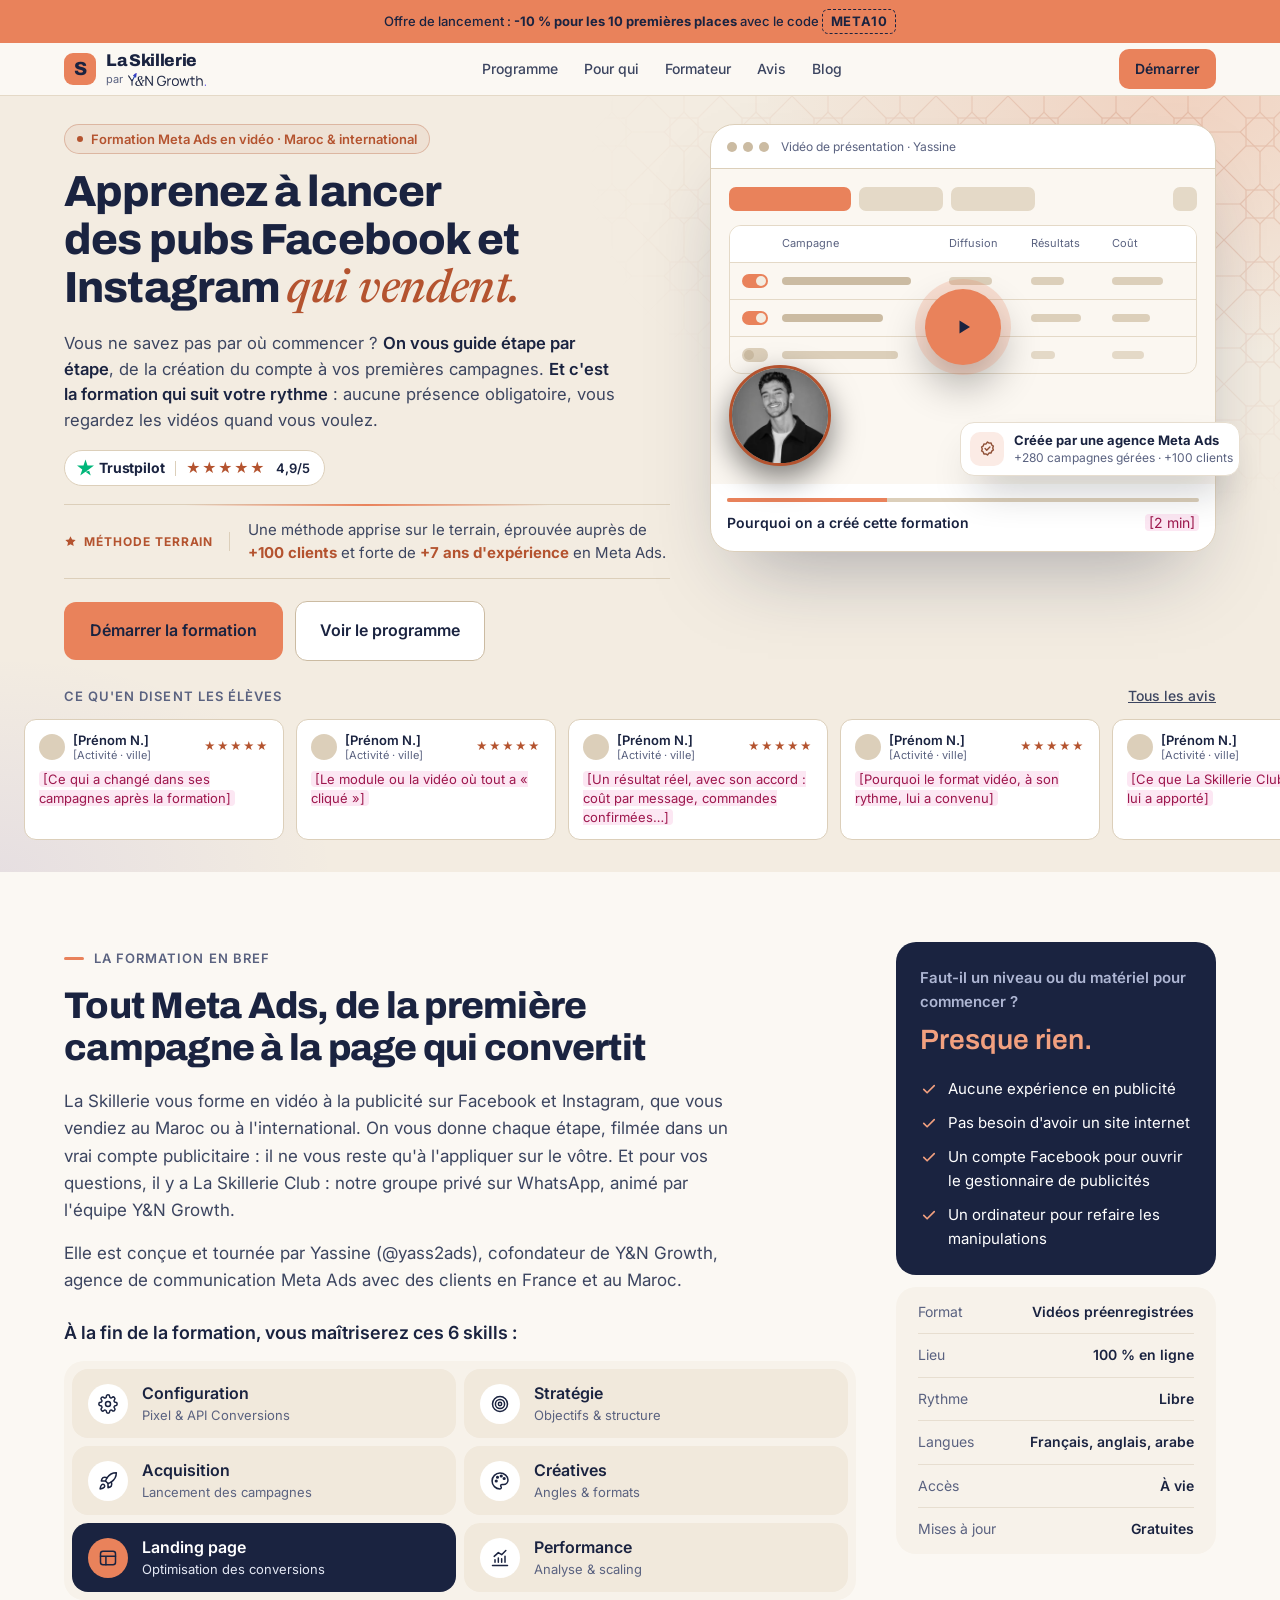
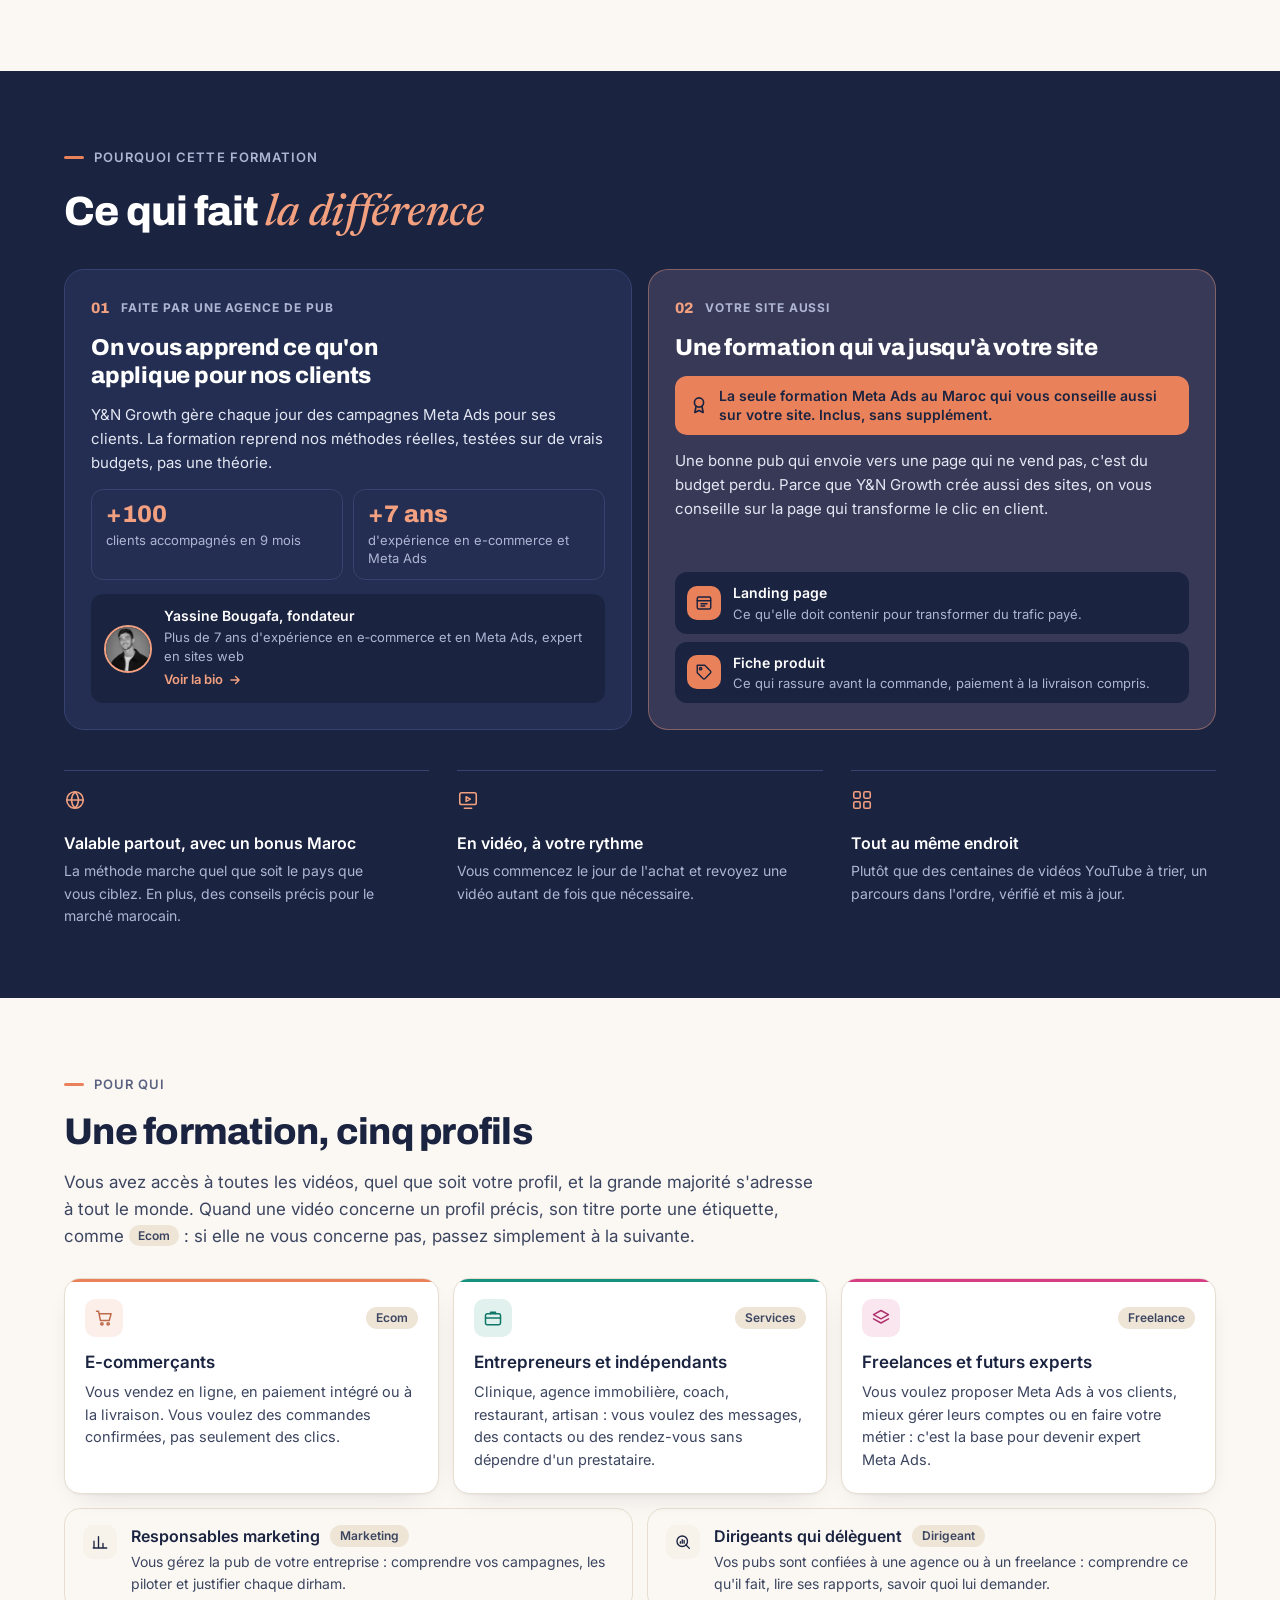
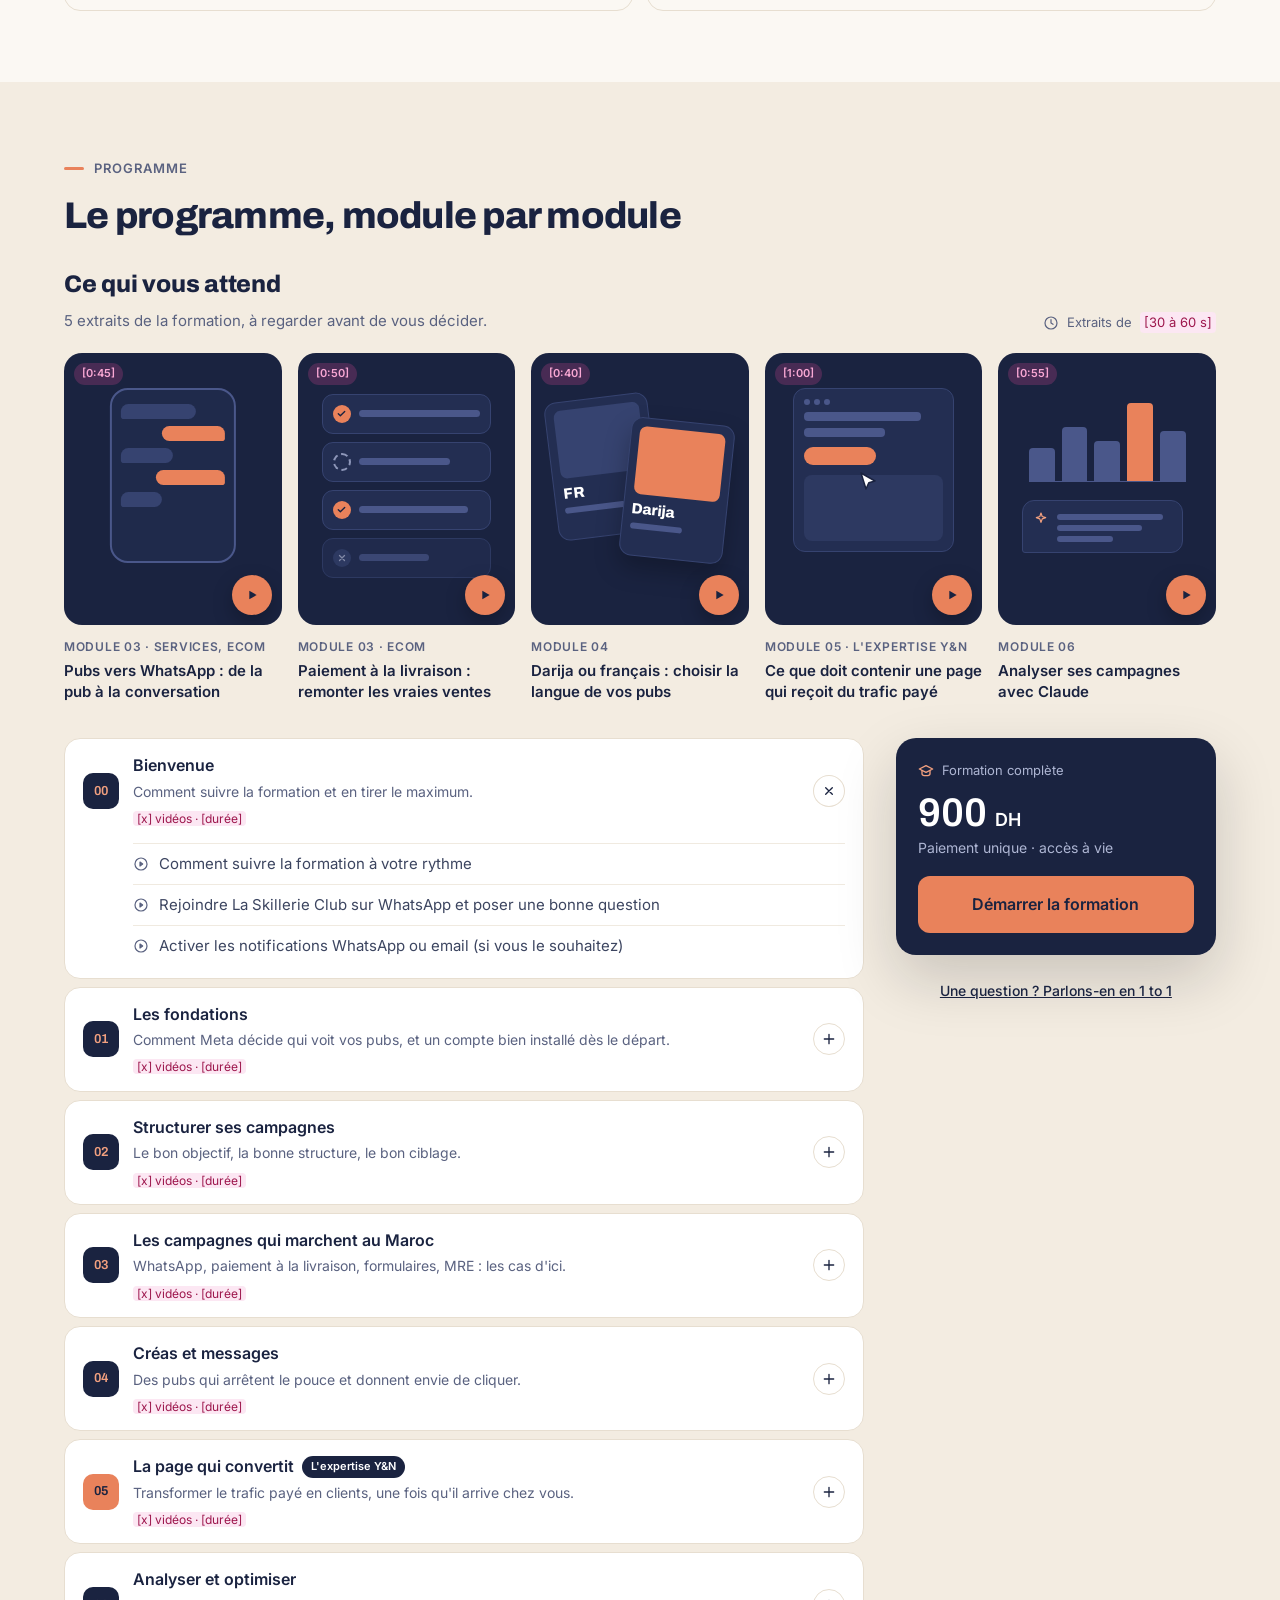
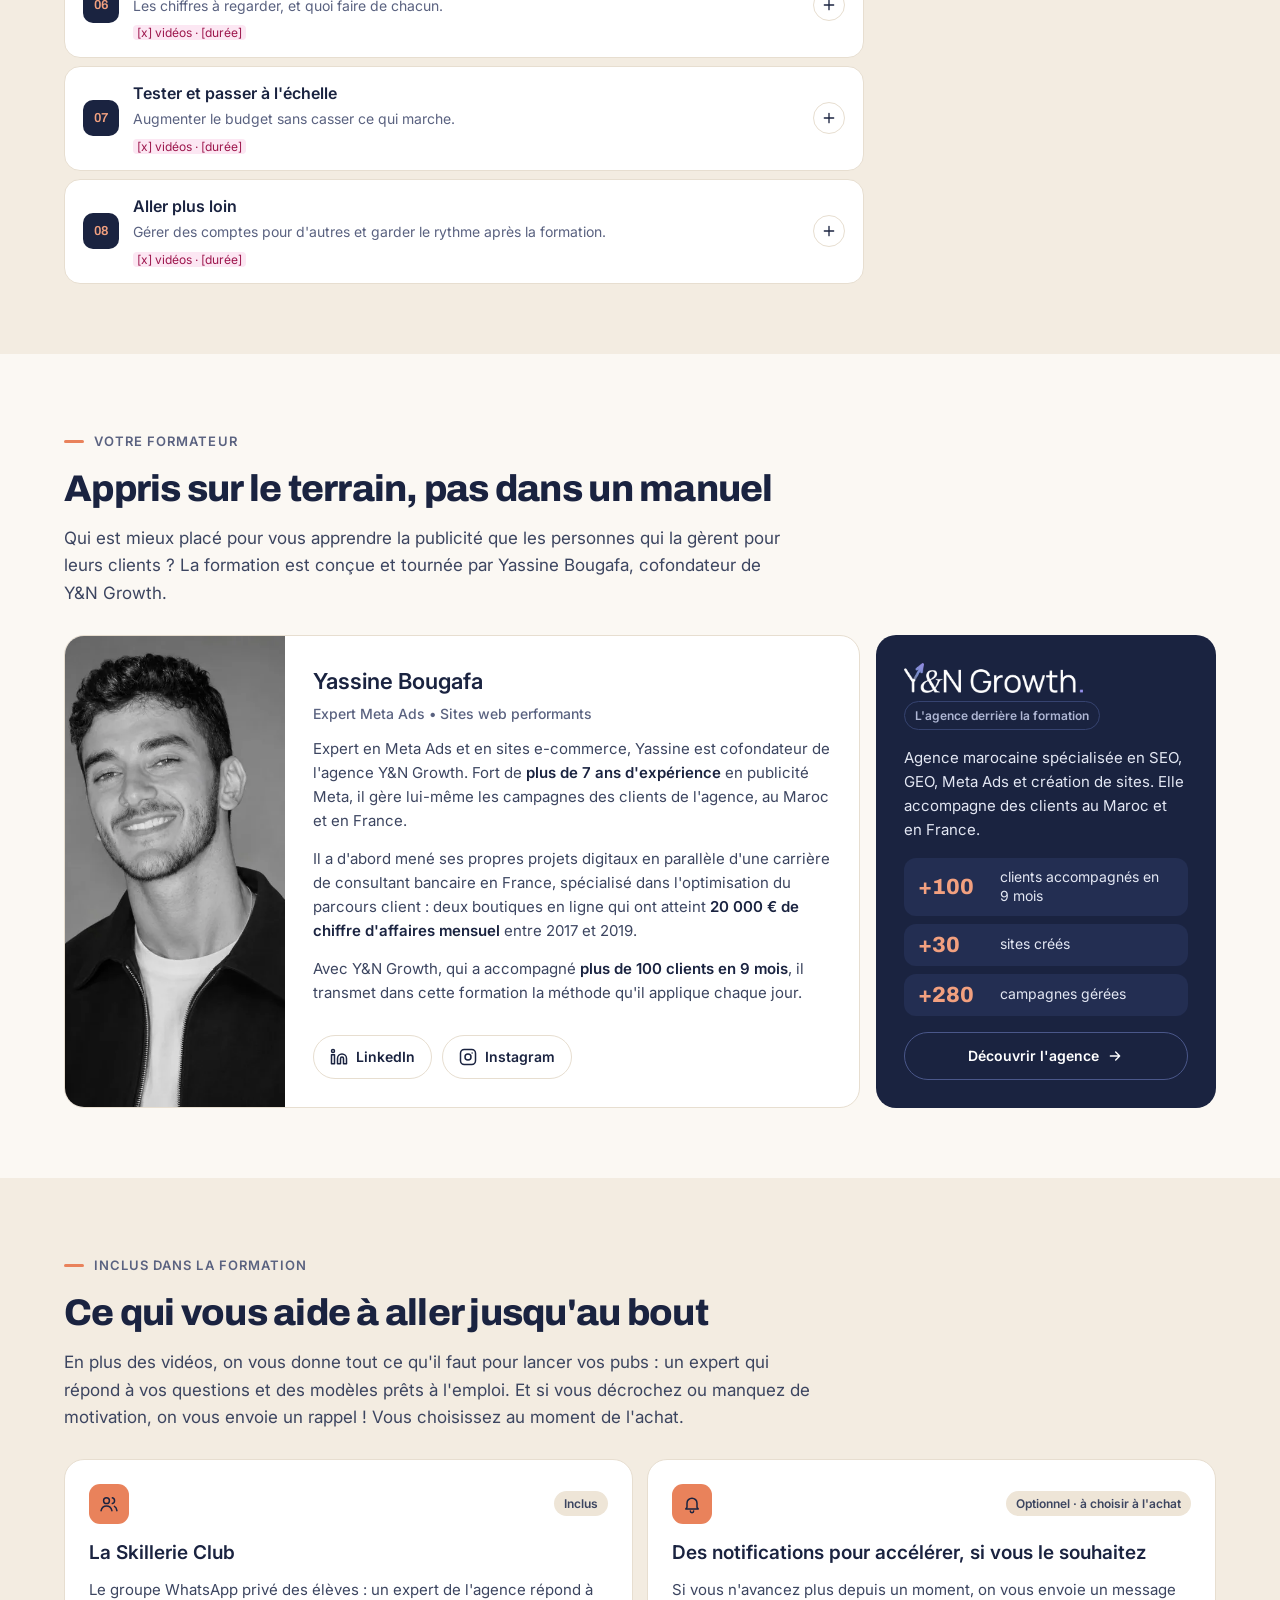
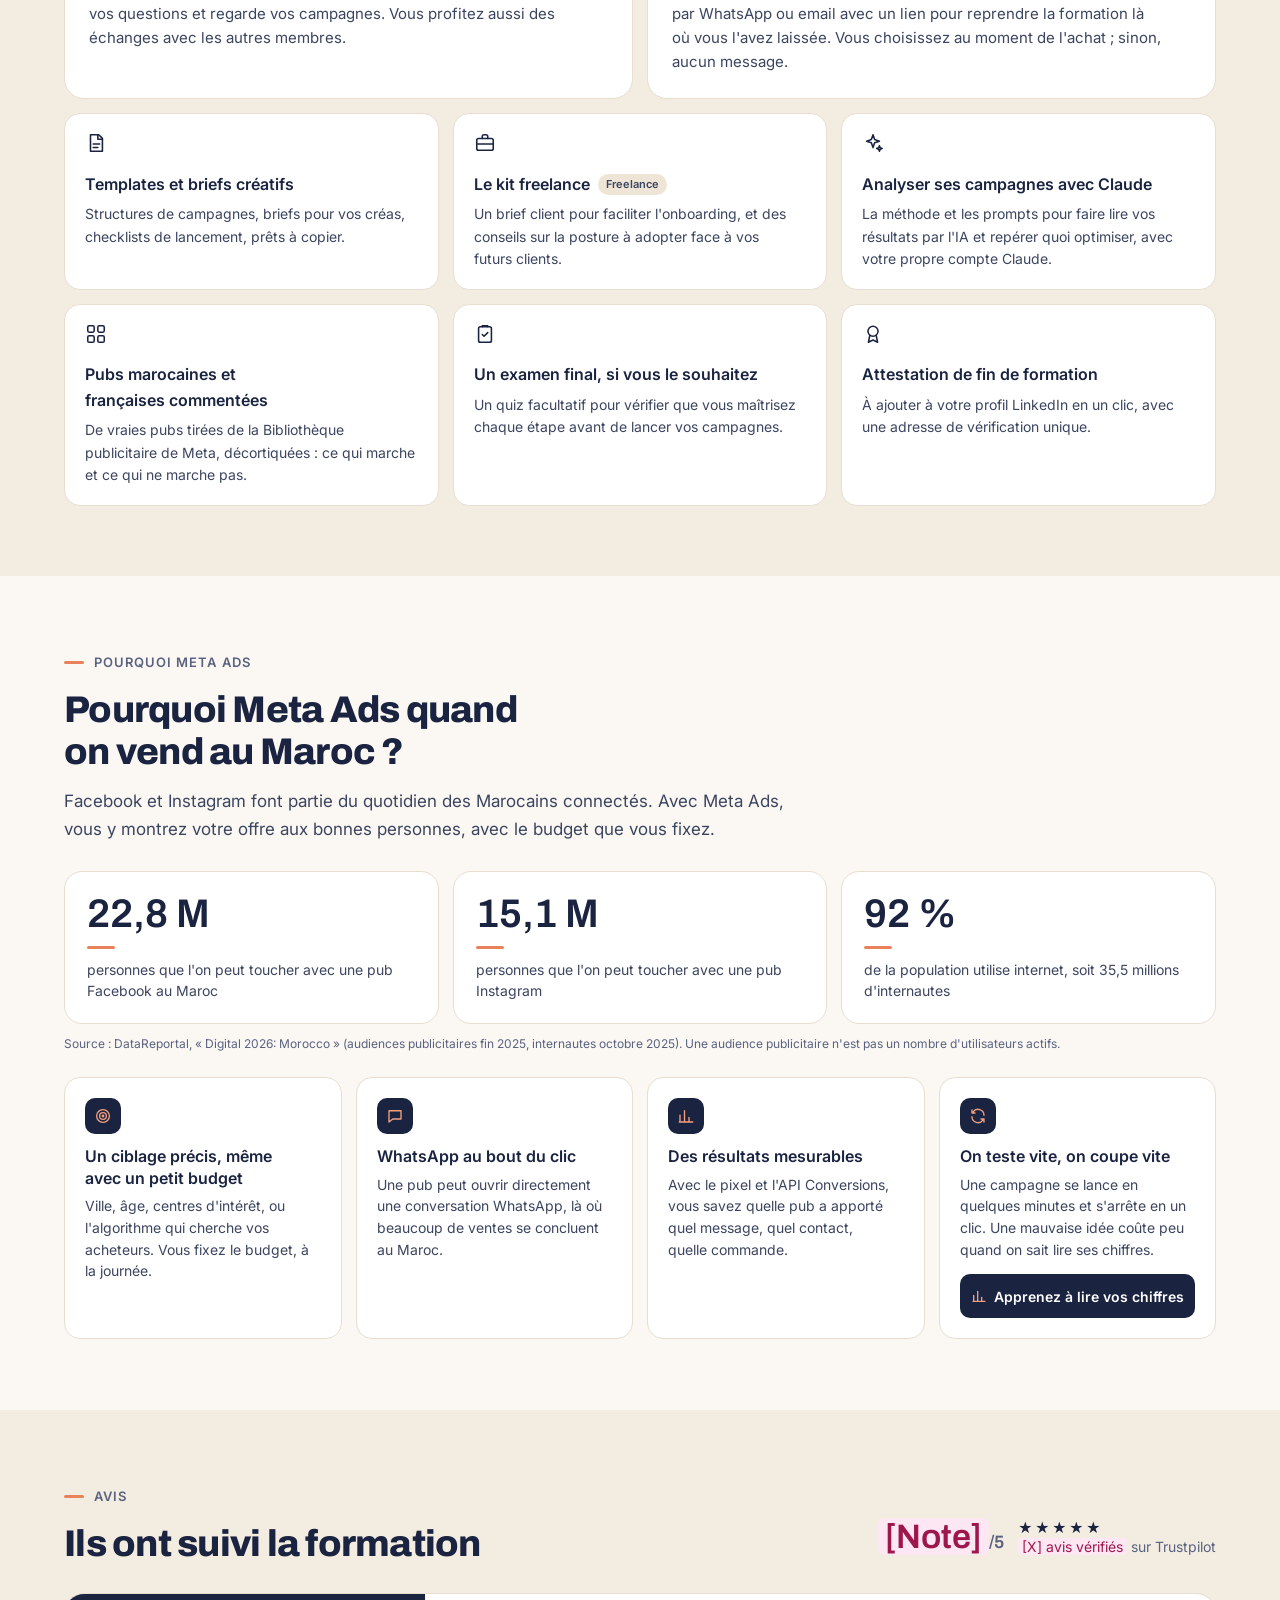
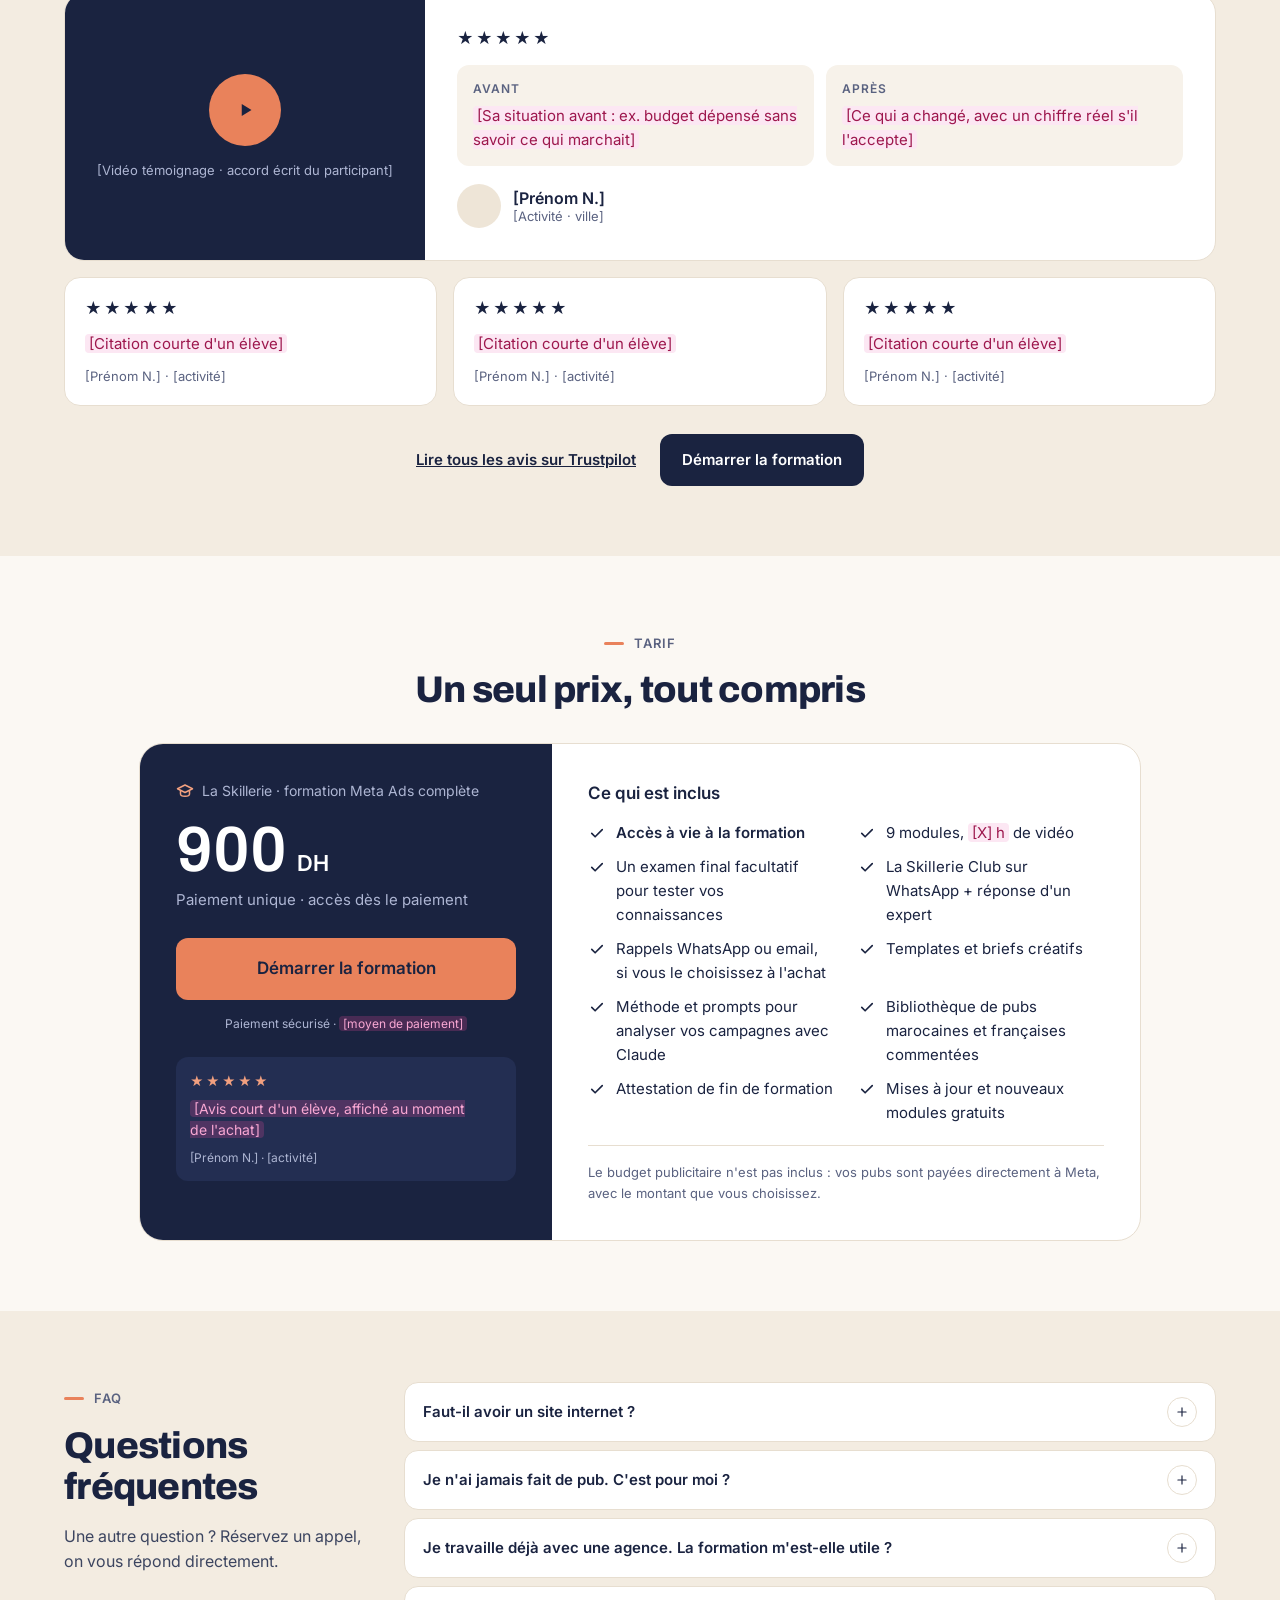
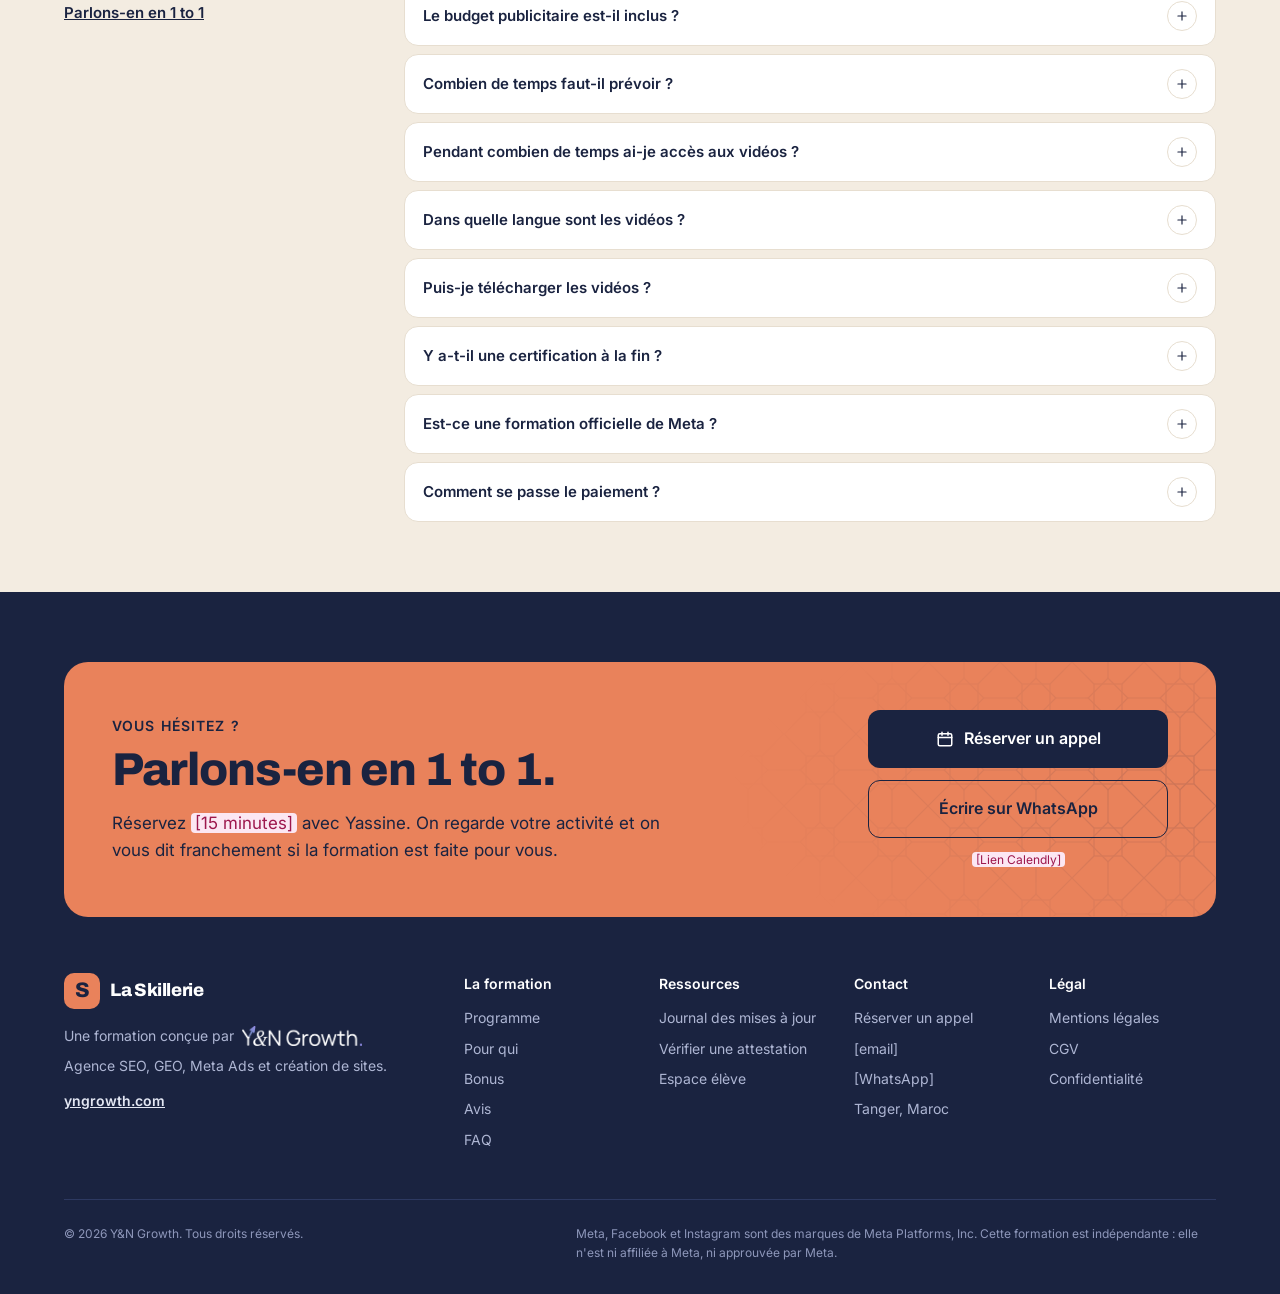
<file: public/index.html>
<!doctype html>
<html lang="fr">
<head>
<meta charset="utf-8">
<meta name="viewport" content="width=device-width, initial-scale=1">
<title>Formation Meta Ads en vidéo pour le Maroc | La Skillerie</title>
<meta name="description" content="La Skillerie : la formation Meta Ads en vidéo, pensée pour le Maroc. Commencez aujourd'hui, avancez à votre rythme. Une formation créée par une agence Meta Ads.">
<meta name="theme-color" content="#FBF8F3">
<meta name="color-scheme" content="light">
<!-- Quand le domaine est choisi, décommentez et remplacez VOTRE-DOMAINE (canonical + og:url) :
<link rel="canonical" href="https://VOTRE-DOMAINE/">
<meta property="og:url" content="https://VOTRE-DOMAINE/">
-->
<meta property="og:type" content="website">
<meta property="og:locale" content="fr_FR">
<meta property="og:site_name" content="La Skillerie">
<meta property="og:title" content="Formation Meta Ads en vidéo pour le Maroc | La Skillerie">
<meta property="og:description" content="La formation Meta Ads en vidéo, pensée pour le Maroc. Commencez aujourd'hui, avancez à votre rythme.">
<link rel="icon" href="favicon.svg" type="image/svg+xml">
<link rel="icon" href="favicon-32.png" sizes="32x32" type="image/png">
<link rel="apple-touch-icon" href="apple-touch-icon.png">
<link rel="preconnect" href="https://fonts.googleapis.com">
<link rel="preconnect" href="https://fonts.gstatic.com" crossorigin>
<link href="https://fonts.googleapis.com/css2?family=Archivo:wght@500;600;700;800&amp;family=Inter:wght@400;500;600;700&amp;family=Newsreader:ital,wght@1,500&amp;display=swap" rel="stylesheet">
<style>
body{margin:0}
.mk-logo-i{display:inline-block}
.mk-logo-w{display:none}
.mk-root[data-palette="nuit"] .mk-h .mk-logo-i{display:none}
.mk-root[data-palette="nuit"] .mk-h .mk-logo-w{display:inline-block}
.mk-root{--bg:#FBF8F3;--bg2:#F3ECE1;--surface:#FFFFFF;--tint:#F7F2EA;--chip:#EEE5D7;--ink:#1A2340;--text:#3C4560;--muted:#5A6280;--line:#E7DED0;--line-soft:#F0EAE0;--accent:#E9825B;--on-accent:#1A2340;--d-bg:#1A2340;--d-bg2:#1F2A4B;--d-card:#232E52;--d-line:#2D3961;--d-line2:#364370;--d-line3:#4A578A;--d-ink:#FFFFFF;--d-text:#E3E7F3;--d-soft:#AEB6D3;--d-muted:#8E97BA;--d-accent:#F2A07F;--d-ph-bg:rgba(236,72,153,.22);--d-ph-ink:#F9A8D4;--h-bg:#F3ECE1;--h-bg2:#FBF7F1;--h-card:#FFFFFF;--h-line:#E4D9C7;--h-line2:#DCCFBA;--h-line3:#CBBBA2;--h-ink:#1A2340;--h-text:#3C4560;--h-soft:#5A6280;--h-muted:#5A6280;--h-accent:#B4532F;--h-ph-bg:#FCE7F3;--h-ph-ink:#9D174D;--h-nav:rgba(251,248,243,.9);--h-glow:radial-gradient(700px 420px at 92% 0%,rgba(233,130,91,.24),transparent 62%),radial-gradient(560px 360px at 0% 100%,rgba(79,70,229,.08),transparent 60%);--h-pattern:.22;--h-shadow:0 40px 80px -30px rgba(26,35,64,.35)}
.mk-root[data-palette="lilas"]{--bg:#FCFBFF;--bg2:#F1EDFD;--surface:#FFFFFF;--tint:#F6F3FE;--chip:#E9E3FB;--ink:#231B4D;--text:#4A4370;--muted:#655D88;--line:#E3DDF6;--line-soft:#EEEAFA;--accent:#6D5DF0;--on-accent:#FFFFFF;--d-bg:#2A2160;--d-bg2:#30276C;--d-card:#362C75;--d-line:#43398A;--d-line2:#4E4396;--d-line3:#6358AA;--d-ink:#FFFFFF;--d-text:#E6E2FB;--d-soft:#BDB6E8;--d-muted:#9C94D2;--d-accent:#C7BCFF;--h-bg:#F1EDFD;--h-bg2:#F8F6FF;--h-card:#FFFFFF;--h-line:#E1DAF6;--h-line2:#D6CDF3;--h-line3:#C2B6EE;--h-ink:#231B4D;--h-text:#4A4370;--h-soft:#655D88;--h-muted:#655D88;--h-accent:#5B4BE0;--h-nav:rgba(252,251,255,.9);--h-glow:radial-gradient(720px 420px at 90% 0%,rgba(108,92,231,.24),transparent 62%),radial-gradient(560px 380px at 0% 100%,rgba(233,107,212,.16),transparent 60%),radial-gradient(420px 300px at 55% 115%,rgba(74,200,240,.14),transparent 60%);--h-pattern:.16;--h-shadow:0 40px 80px -30px rgba(35,27,77,.35)}
.mk-root[data-palette="nuit"]{--bg:#F8FAFC;--bg2:#EDF3F7;--surface:#FFFFFF;--tint:#F2F6F9;--chip:#E2EBF1;--ink:#0F1B33;--text:#364A63;--muted:#566A83;--line:#DCE5EC;--line-soft:#EAF0F4;--accent:#5EE6C2;--on-accent:#0F1B33;--d-bg:#0F1B33;--d-bg2:#132241;--d-card:#172846;--d-line:#203354;--d-line2:#29405F;--d-line3:#3A5276;--d-ink:#FFFFFF;--d-text:#DCE6F2;--d-soft:#A3B3CB;--d-muted:#7F92AE;--d-accent:#5EE6C2;--h-bg:#0F1B33;--h-bg2:#132241;--h-card:#172846;--h-line:#203354;--h-line2:#29405F;--h-line3:#3A5276;--h-ink:#FFFFFF;--h-text:#DCE6F2;--h-soft:#A3B3CB;--h-muted:#7F92AE;--h-accent:#5EE6C2;--h-ph-bg:rgba(236,72,153,.22);--h-ph-ink:#F9A8D4;--h-nav:rgba(15,27,51,.92);--h-glow:radial-gradient(760px 440px at 90% 0%,rgba(74,200,240,.18),transparent 62%),radial-gradient(560px 380px at 0% 100%,rgba(108,92,231,.2),transparent 60%);--h-pattern:.14;--h-shadow:0 40px 80px rgba(0,0,0,.45)}
.mk-h{--d-bg:var(--h-bg);--d-bg2:var(--h-bg2);--d-card:var(--h-card);--d-line:var(--h-line);--d-line2:var(--h-line2);--d-line3:var(--h-line3);--d-ink:var(--h-ink);--d-text:var(--h-text);--d-soft:var(--h-soft);--d-muted:var(--h-muted);--d-accent:var(--h-accent);--d-ph-bg:var(--h-ph-bg);--d-ph-ink:var(--h-ph-ink)}
.mk-pvthumb{transition:transform .2s ease,box-shadow .2s ease}
.mk-pv:hover .mk-pvthumb{transform:translateY(-4px);box-shadow:0 18px 36px -18px rgba(0,0,0,.45)}
.mk-pvbtn:hover{border-color:var(--accent) !important}
@media (max-width: 900px){.mk-pvrow{display:flex !important;overflow-x:auto;scroll-snap-type:x mandatory;overscroll-behavior-x:contain;scrollbar-width:none;margin-right:calc(-1 * var(--gx));padding:4px var(--gx) 4px 0}.mk-pvrow::-webkit-scrollbar{display:none}.mk-pvrow>.mk-pv{flex:0 0 64% !important;scroll-snap-align:start}}
html{scroll-behavior:smooth}
@keyframes mknav{to{background:color-mix(in srgb,var(--h-nav) 62%,transparent);box-shadow:0 8px 24px -16px rgba(15,17,23,.35)}}
@supports (animation-timeline: scroll()){.mk-navbar{animation:mknav linear both;animation-timeline:scroll(root);animation-range:0 160px}}
.mk-fcs{position:absolute;inset:0;list-style:none;margin:0;padding:0;pointer-events:none}
.mk-fc{position:absolute;display:flex;align-items:center;gap:10px;width:max-content;max-width:280px;box-sizing:border-box;padding:9px 14px 9px 9px;border-radius:14px;background:var(--surface);border:1px solid var(--line);box-shadow:0 22px 44px -18px rgba(15,17,23,.45);pointer-events:auto;transition:box-shadow .25s ease,translate .25s ease}
.mk-fc:hover{translate:0 -4px;box-shadow:0 28px 52px -18px rgba(15,17,23,.55)}
@keyframes mkfloat{0%,100%{transform:translateY(0) rotate(var(--r,0deg))}50%{transform:translateY(-8px) rotate(var(--r,0deg))}}
@keyframes mkpulse{0%{box-shadow:0 0 0 0 color-mix(in srgb,var(--accent) 55%,transparent)}100%{box-shadow:0 0 0 10px transparent}}
.mk-float{animation:mkfloat 4.5s ease-in-out infinite}
.mk-pulse{animation:mkpulse 2s ease-out infinite}
@media (prefers-reduced-motion: reduce){.mk-float,.mk-pulse{animation:none}.mk-float{transform:rotate(var(--r,0deg))}}
@media (max-width: 1100px){.mk-fcs{position:static;display:flex;justify-content:flex-end;margin-top:-18px;margin-right:8px}.mk-fc{position:relative !important;top:auto !important;right:auto !important;bottom:auto !important}}
/* À la fin de la formation, vous maîtriserez ces 6 skills : 6 tuiles */
.mk-skills{list-style:none;margin:0;padding:8px;display:grid;grid-template-columns:repeat(2,minmax(0,1fr));gap:8px;background:var(--tint);border-radius:20px}
.mk-skill{display:flex;align-items:center;gap:14px;min-width:0;padding:14px 16px;border-radius:16px;background:color-mix(in srgb,var(--chip) 72%,var(--tint))}
.mk-skill-ic{flex:none;width:40px;height:40px;border-radius:50%;display:flex;align-items:center;justify-content:center;background:var(--surface);color:var(--ink)}
.mk-skill-t{display:block;font-size:16px;font-weight:600;line-height:1.3;color:var(--ink)}
.mk-skill-d{display:block;margin-top:2px;font-size:13px;line-height:1.4;color:var(--muted)}
.mk-skill.is-hi{background:var(--d-bg)}
.mk-skill.is-hi .mk-skill-ic{background:var(--accent);color:var(--on-accent)}
.mk-skill.is-hi .mk-skill-t{color:var(--d-ink)}
.mk-skill.is-hi .mk-skill-d{color:var(--d-text)}
@media (max-width: 560px){.mk-skills{grid-template-columns:minmax(0,1fr)}}
/* Pour qui : 3 profils mis en avant + 2 profils compacts */
.mk-pq{display:grid;grid-template-columns:repeat(6,minmax(0,1fr));gap:14px}
.mk-prof{box-sizing:border-box;min-width:0;border:1px solid var(--line);border-radius:16px;background:var(--surface);transition:transform .25s ease,border-color .25s ease,background-color .25s ease,box-shadow .25s ease}
.mk-prof h3{margin:0;font-size:17px;font-weight:600;line-height:1.3;color:var(--ink);transition:color .25s ease}
.mk-prof p{margin:0;font-size:14.5px;line-height:1.55;color:var(--text)}
.mk-prof-ic{flex:none;width:38px;height:38px;border-radius:10px;display:flex;align-items:center;justify-content:center;background:color-mix(in srgb,var(--c) 13%,var(--surface));color:color-mix(in srgb,var(--c) 82%,#000);transition:background-color .25s ease,color .25s ease}
.mk-tag{flex:none;white-space:nowrap;font-size:12px;font-weight:600;line-height:1.5;padding:2px 10px;border-radius:999px;background:var(--chip);color:var(--text)}
.mk-prof-hi{grid-column:span 2;position:relative;overflow:hidden;display:flex;flex-direction:column;gap:8px;padding:20px 20px 22px;box-shadow:0 1px 2px rgba(26,35,64,.04),0 10px 28px -18px rgba(26,35,64,.28)}
.mk-prof-hi::before{content:"";position:absolute;left:0;right:0;top:0;height:3px;background:var(--c)}
.mk-prof-top{display:flex;justify-content:space-between;align-items:center;gap:10px;margin-bottom:6px}
.mk-prof-lo{grid-column:span 3;display:flex;gap:14px;align-items:flex-start;padding:16px 18px;background:transparent}
.mk-prof-lo .mk-prof-ic{width:34px;height:34px;background:var(--tint);color:var(--ink)}
.mk-prof-h{display:flex;flex-wrap:wrap;align-items:center;gap:4px 10px;margin-bottom:4px}
.mk-prof-lo h3{font-size:16px}
.mk-prof-lo p{font-size:14px}
.mk-prof:hover{transform:translateY(-4px);border-color:var(--c);background-color:color-mix(in srgb,var(--c) 7%,var(--surface));box-shadow:0 18px 36px -20px color-mix(in srgb,var(--c) 70%,transparent)}
.mk-prof:hover .mk-prof-ic{background:var(--c);color:#fff}
.mk-prof:hover h3{color:color-mix(in srgb,var(--c) 75%,#000)}
@media (prefers-reduced-motion: reduce){.mk-prof,.mk-prof-ic{transition:none}.mk-prof:hover{transform:none}}
/* Carrousels sur mobile (Pour qui, extraits) : glisser au doigt + flèches */
[data-car-track]{position:relative}
.mk-carnav{display:flex;align-items:center;justify-content:space-between;gap:16px;margin-top:12px}
.mk-carnav[hidden]{display:none}
.mk-cardots{display:flex;align-items:center;gap:6px}
.mk-cardots span{width:6px;height:6px;border-radius:999px;background:color-mix(in srgb,var(--ink) 22%,transparent);transition:width .25s ease,background-color .25s ease}
.mk-cardots span.is-on{width:20px;background:var(--ink)}
.mk-carbtns{display:flex;gap:8px}
.mk-carbtn{width:44px;height:44px;margin:0;padding:0;border-radius:50%;border:1px solid var(--line);background:var(--surface);color:var(--ink);display:flex;align-items:center;justify-content:center;cursor:pointer;transition:opacity .2s ease,transform .2s ease}
.mk-carbtn-next{background:var(--accent);border-color:var(--accent);color:var(--on-accent);box-shadow:0 8px 18px -10px color-mix(in srgb,var(--accent) 80%,#000)}
.mk-carbtn:active{transform:scale(.94)}
.mk-carbtn:disabled{opacity:.35;cursor:default;box-shadow:none}
@media (max-width: 720px){
.mk-car{display:flex !important;gap:12px;overflow-x:auto;scroll-snap-type:x mandatory;scroll-padding:0 var(--gx);overscroll-behavior-x:contain;scrollbar-width:none;margin:0 calc(-1 * var(--gx));padding:4px var(--gx) 6px}
.mk-car::-webkit-scrollbar{display:none}
.mk-car>*{flex:0 0 82%;scroll-snap-align:start}
.mk-car .mk-prof:hover{transform:none}
.mk-prof-lo{flex-direction:column;gap:10px;padding:20px;background:var(--surface)}
.mk-prof-lo .mk-prof-ic{width:38px;height:38px;background:color-mix(in srgb,var(--c) 13%,var(--surface));color:color-mix(in srgb,var(--c) 82%,#000)}
}
@media (prefers-reduced-motion: reduce){.mk-cardots span,.mk-carbtn{transition:none}}
/* Marque (pas encore de logo) et badge du hero */
.mk-mono{flex:none;display:flex;align-items:center;justify-content:center;background:var(--accent);color:var(--on-accent);font-family:Archivo,Inter,sans-serif;font-weight:800;line-height:1;letter-spacing:-.02em}
.mk-word{font-family:Archivo,Inter,sans-serif;font-weight:800;letter-spacing:-.02em;line-height:1.1}
.mk-fc-ic{flex:none;width:34px;height:34px;border-radius:10px;display:flex;align-items:center;justify-content:center;background:color-mix(in srgb,var(--accent) 16%,var(--surface));color:color-mix(in srgb,var(--accent) 62%,#000)}
.mk-fc-t{margin:0;display:flex;flex-direction:column;min-width:0;line-height:1.3}
.mk-fc-t strong{font-size:13px;font-weight:700;color:var(--ink);white-space:nowrap}
.mk-fc-t span{margin-top:1px;font-size:12px;color:var(--muted);white-space:nowrap}
a{color:var(--ink)}a:hover{color:var(--muted)}
summary{list-style:none;cursor:pointer}
summary::-webkit-details-marker{display:none}
details[open] .mk-plus{transform:rotate(45deg)}
h1,h2,h3{text-wrap:balance}
p,blockquote{text-wrap:pretty}
a{transition:transform .18s ease,box-shadow .18s ease,background-color .18s ease,color .18s ease}
.mk-btn:hover{transform:translateY(-1px);box-shadow:0 10px 24px rgba(15,17,23,.22)}
.mk-nav a:hover{background:var(--d-card)}
a:focus-visible,summary:focus-visible,button:focus-visible{outline:3px solid var(--accent);outline-offset:2px;box-shadow:0 0 0 2px var(--d-bg)}
@keyframes mkscroll{from{transform:translateX(0)}to{transform:translateX(-50%)}}
.mk-track{animation:mkscroll 56s linear infinite}
.mk-track:hover{animation-play-state:paused}
@keyframes mkrise{from{opacity:0;transform:translateY(16px)}to{opacity:1;transform:none}}
.mk-rise{animation:mkrise .7s cubic-bezier(.2,.7,.2,1) both}
.mk-mbar{display:none !important}
@media (min-width: 900px){.mk-sticky{position:sticky;top:96px}}
@media (max-width: 820px){
.mk-nav{display:none}
.mk-mbar{display:flex !important}
.mk-ctas a{flex:1 1 100%;justify-content:center}
.mk-footer{padding-bottom:112px !important}
}
@media (max-width: 720px){
.mk-path{grid-template-columns:1fr !important}
.mk-path>li{border-top:0 !important;border-left:2px solid var(--d-line2) !important;padding:0 0 28px 28px !important}
.mk-path .mk-dot{top:2px !important;left:-8px !important}
}
@media (prefers-reduced-motion: reduce){.mk-track{animation:none}html{scroll-behavior:auto}.mk-rise{animation:none}a{transition:none}}
/* --- ajouts pour la mise en ligne --- */
html{-webkit-text-size-adjust:100%;text-size-adjust:100%}
body{background:#FBF8F3}
.mk-root{--gx:24px;overflow-x:clip}
@media (max-width: 480px){.mk-root{--gx:16px}}
@media (min-width: 1101px) and (max-width: 1240px){.mk-fc{right:-12px !important}}
#mk-pv[hidden]{display:none}
/* Badge Trustpilot du hero */
.mk-tp{display:inline-flex;align-items:center;gap:5px;padding-right:10px;border-right:1px solid var(--d-line2);font-size:14px;font-weight:700;letter-spacing:-.01em;line-height:1;color:var(--d-ink)}
.mk-tp svg{flex:none;margin-top:-2px}
/* Carte prix à côté du programme : rappel sur ordinateur uniquement (sur mobile, la barre du bas affiche déjà le prix) */
@media (max-width: 959px){.mk-pcard{display:none !important}}
/* Bloc « Yassine Bougafa, fondateur » : lien vers la section formateur */
.mk-bio{border:1px solid transparent;transition:border-color .2s ease,background-color .2s ease}
.mk-bio:hover{border-color:color-mix(in srgb,var(--d-accent) 55%,transparent);background:color-mix(in srgb,var(--d-bg) 65%,var(--d-card)) !important}
.mk-bio-cta{display:inline-flex;align-items:center;gap:5px;margin-top:4px;font-size:13px;font-weight:600;color:var(--d-accent)}
.mk-bio-arrow{transition:transform .2s ease}
.mk-bio:hover .mk-bio-arrow{transform:translateX(3px)}
@media (prefers-reduced-motion: reduce){.mk-bio,.mk-bio-arrow{transition:none}}
@media (max-width: 420px){.mk-eyebrow{font-size:12px !important;padding:4px 10px !important;gap:6px !important;letter-spacing:-.005em}}
/* Avis qui défilent sous le hero : cartes compactes */
.mk-tq{margin:0 12px 0 0;width:min(260px,74vw);flex:none;box-sizing:border-box;display:flex;flex-direction:column;gap:8px;padding:12px 14px;border-radius:12px;background:var(--d-card);border:1px solid var(--d-line2)}
.mk-tq figcaption{display:flex;align-items:center;gap:8px;min-width:0}
.mk-tq-av{flex:none;width:26px;height:26px;border-radius:50%;background:var(--d-line2)}
.mk-tq-who{display:flex;flex-direction:column;min-width:0;line-height:1.25}
.mk-tq-who b{font-size:13px;font-weight:600;color:var(--d-ink);white-space:nowrap;overflow:hidden;text-overflow:ellipsis}
.mk-tq-who span{font-size:11px;color:var(--d-soft);white-space:nowrap;overflow:hidden;text-overflow:ellipsis}
.mk-tq-st{margin-left:auto;flex:none;font-size:11px;letter-spacing:1px;color:var(--d-accent)}
.mk-tq blockquote{margin:0;font-size:13px;line-height:1.45;color:var(--d-text);display:-webkit-box;-webkit-line-clamp:3;-webkit-box-orient:vertical;overflow:hidden}
</style>
</head>
<body>
<div id="top" class="mk-root" data-palette="sable" style="width: 100%; min-width: 0; background: var(--bg); color: var(--ink); font-family: Inter, system-ui, -apple-system, 'Segoe UI', sans-serif; font-size: 16px; line-height: 1.6;">

<!-- BARRE DE MISE À JOUR -->
<div style="background: var(--accent); color: var(--on-accent); font-size: 13px; font-weight: 500; text-align: center; padding: 9px 16px;">
Offre de lancement : <strong style="font-weight: 700;">-10 % pour les 10 premières places</strong> avec le code <span style="display: inline-block; padding: 1px 8px; border: 1px dashed currentColor; border-radius: 6px; font-weight: 700; letter-spacing: .06em;">META10</span>
</div>

<!-- NAVIGATION -->
<header class="mk-h mk-navbar" style="position: sticky; top: 0; z-index: 30; background: var(--h-nav); backdrop-filter: blur(12px); -webkit-backdrop-filter: blur(12px); border-bottom: 1px solid var(--d-line);">
<div style="max-width: 1200px; margin: 0 auto; padding: 6px var(--gx); box-sizing: border-box; display: flex; align-items: center; gap: 20px;">
<a href="#top" aria-label="La Skillerie, retour en haut de page" style="display: flex; align-items: center; gap: 10px; text-decoration: none; color: var(--d-ink); flex: none;">
<span class="mk-mono" aria-hidden="true" style="width: 32px; height: 32px; border-radius: 9px; font-size: 19px;">S</span>
<span style="display: flex; flex-direction: column; line-height: 1.15;">
<span class="mk-word" style="font-size: 17px; color: var(--d-ink);">La Skillerie</span>
<span style="display: inline-flex; align-items: center; gap: 5px; margin-top: 2px; font-size: 11px; color: var(--d-soft);">par <img class="mk-logo-i" src="assets/img/yn-growth-logo.webp" width="520" height="87" alt="Y&amp;N Growth" style="height: 13px; width: auto;"><img class="mk-logo-w" src="assets/img/yn-growth-logo-blanc.webp" width="520" height="87" loading="lazy" alt="Y&amp;N Growth" style="height: 13px; width: auto;"></span>
</span>
</a>
<nav class="mk-nav" aria-label="Sections de la page" style="flex: 1 1 auto; min-width: 0; overflow-x: auto;">
<div style="display: flex; gap: 2px; width: max-content; margin: 0 auto;">
<a href="#programme" style="color: var(--d-text); text-decoration: none; font-size: 14px; font-weight: 500; padding: 8px 12px; border-radius: 999px; white-space: nowrap;">Programme</a>
<a href="#pour-qui" style="color: var(--d-text); text-decoration: none; font-size: 14px; font-weight: 500; padding: 8px 12px; border-radius: 999px; white-space: nowrap;">Pour qui</a>
<a href="#formateurs" style="color: var(--d-text); text-decoration: none; font-size: 14px; font-weight: 500; padding: 8px 12px; border-radius: 999px; white-space: nowrap;">Formateur</a>
<a href="#avis" style="color: var(--d-text); text-decoration: none; font-size: 14px; font-weight: 500; padding: 8px 12px; border-radius: 999px; white-space: nowrap;">Avis</a>
<a href="#blog" style="color: var(--d-text); text-decoration: none; font-size: 14px; font-weight: 500; padding: 8px 12px; border-radius: 999px; white-space: nowrap;">Blog</a>
</div>
</nav>
<a href="inscription.html" class="mk-btn" style="flex: none; margin-left: auto; background: var(--accent); color: var(--on-accent); text-decoration: none; font-weight: 600; font-size: 14px; padding: 9px 16px; border-radius: 10px; white-space: nowrap;">Démarrer</a>
</div>
</header>

<!-- HERO -->
<section class="mk-h" style="position: relative; isolation: isolate; background: var(--d-bg); background-image: var(--h-glow); color: var(--d-ink); padding: clamp(16px, 2.2vw, 28px) 0 0; overflow: hidden;">
<svg aria-hidden="true" width="100%" height="100%" style="position: absolute; inset: 0; z-index: -1; pointer-events: none; opacity: var(--h-pattern); mask-image: radial-gradient(ellipse 62% 60% at 90% 10%, #000 0%, transparent 72%);"><defs><pattern id="mk-zellige" width="72" height="72" patternUnits="userSpaceOnUse"><g fill="none" stroke-width="1.2" style="stroke: var(--d-accent);"><rect x="22" y="22" width="28" height="28"></rect><rect x="22" y="22" width="28" height="28" transform="rotate(45 36 36)"></rect><path d="M36 0V16.2M36 55.8V72M0 36H16.2M55.8 36H72M0 0L22 22M72 0L50 22M0 72L22 50M72 72L50 50"></path></g></pattern></defs><rect width="100%" height="100%" fill="url(#mk-zellige)"></rect></svg>
<div style="max-width: 1200px; margin: 0 auto; padding: 0 var(--gx); box-sizing: border-box;">
<div style="display: flex; flex-wrap: wrap; gap: 40px; align-items: flex-start;">

<div class="mk-rise" style="flex: 1 1 520px; min-width: 0;">
<p class="mk-eyebrow" style="display: inline-flex; align-items: center; gap: 8px; margin: 0 0 14px; padding: 5px 12px; border: 1px solid color-mix(in srgb, var(--d-accent) 30%, transparent); border-radius: 999px; background: color-mix(in srgb, var(--d-accent) 7%, transparent); font-size: 13px; font-weight: 600; line-height: 1.4; color: var(--d-accent);"><span aria-hidden="true" style="flex: none; width: 6px; height: 6px; border-radius: 50%; background: currentColor;"></span>Formation Meta Ads en vidéo · Maroc &amp; international</p>
<h1 style="margin: 0 0 14px; font-family: Archivo, Inter, sans-serif; font-weight: 800; font-size: clamp(30px, 3.4vw, 44px); line-height: 1.1; letter-spacing: -0.02em; color: var(--d-ink); text-wrap: balance;">Apprenez à lancer des pubs Facebook et Instagram <span style="color: var(--d-accent); font-family: Newsreader, Georgia, serif; font-style: italic; font-weight: 500; font-size: 1.08em; letter-spacing: -0.01em;">qui vendent.</span></h1>
<p style="margin: 0; font-size: clamp(16px, 1.3vw, 18px); line-height: 1.55; color: var(--d-text); max-width: 560px;">Vous ne savez pas par où commencer ? <strong style="font-weight: 600; color: var(--d-ink);">On vous guide étape par étape</strong>, de la création du compte à vos premières campagnes. <strong style="font-weight: 600; color: var(--d-ink);">Et c'est la formation qui suit votre rythme</strong> : aucune présence obligatoire, vous regardez les vidéos quand vous voulez.</p>

<div style="margin-top: 16px;">
<a href="#avis" aria-label="Note de 4,9 sur 5 sur Trustpilot, voir les avis" style="display: inline-flex; align-items: center; gap: 10px; padding: 6px 14px 6px 12px; border: 1px solid var(--d-line2); border-radius: 999px; background: var(--d-card); font-size: 13px; color: var(--d-text); text-decoration: none; min-height: 36px; box-sizing: border-box;"><!-- Logo Trustpilot : étoile officielle (Simple Icons). Pour la version officielle complète, remplacer ce span par le fichier du kit de marque Trustpilot. --><span class="mk-tp" aria-hidden="true"><svg width="17" height="17" viewBox="0 0 24 24"><path fill="#00B67A" d="M17.227 16.67l2.19 6.742-7.413-5.388 5.223-1.354zM24 9.31h-9.165L12.005.589l-2.84 8.723L0 9.3l7.422 5.397-2.84 8.714 7.422-5.388 4.583-3.326L24 9.311z"></path></svg>Trustpilot</span><span style="color: var(--d-accent); letter-spacing: 1px; font-size: 14px;" aria-hidden="true">★★★★★</span><span><strong style="color: var(--d-ink); font-weight: 600;">4,9/5</strong></span></a>
</div>
<div style="position: relative; margin: 18px 0 22px; padding: 14px 0; border-top: 1px solid var(--d-line2); border-bottom: 1px solid var(--d-line2); display: flex; flex-wrap: wrap; gap: 12px 18px; align-items: center;">
<span aria-hidden="true" style="position: absolute; top: -1px; left: 20%; width: 60%; height: 2px; background: linear-gradient(90deg, transparent, var(--accent), transparent);"></span>
<span style="flex: none; display: inline-flex; align-items: center; gap: 7px; padding-right: 16px; border-right: 1px solid var(--d-line2); font-size: 12px; font-weight: 700; letter-spacing: .08em; text-transform: uppercase; color: var(--d-accent);"><svg width="13" height="13" viewBox="0 0 24 24" fill="currentColor" aria-hidden="true"><path d="M12 2.5l2.9 6 6.6.8-4.9 4.5 1.3 6.5L12 17.1l-5.9 3.2 1.3-6.5L2.5 9.3l6.6-.8z"></path></svg>Méthode terrain</span>
<p style="flex: 1 1 260px; min-width: 0; margin: 0; font-size: 15px; line-height: 1.5; color: var(--d-text);">Une méthode apprise sur le terrain, éprouvée auprès de <strong style="color: var(--d-accent); font-weight: 700;">+100 clients</strong> et forte de <strong style="color: var(--d-accent); font-weight: 700;">+7 ans d'expérience</strong> en Meta Ads.</p>
</div>

<div class="mk-ctas" style="display: flex; flex-wrap: wrap; gap: 12px; align-items: center;">
<a href="inscription.html" class="mk-btn" style="display: inline-flex; align-items: center; gap: 10px; background: var(--accent); color: var(--on-accent); font-weight: 600; font-size: 16px; padding: 16px 26px; border-radius: 12px; text-decoration: none; min-height: 52px; box-sizing: border-box;">Démarrer la formation</a>
<a href="#programme" class="mk-btn" style="display: inline-flex; align-items: center; gap: 10px; background: var(--d-card); border: 1px solid var(--d-line3); color: var(--d-ink); font-weight: 600; font-size: 16px; padding: 16px 24px; border-radius: 12px; text-decoration: none; min-height: 52px; box-sizing: border-box;">Voir le programme</a>
</div>

</div>

<div class="mk-rise" style="flex: 1 1 420px; min-width: 0; animation-delay: .18s;">
<div class="mk-vwrap" style="position: relative;">
<div style="border-radius: 24px; background: var(--d-card); border: 1px solid var(--d-line2); box-shadow: var(--h-shadow); overflow: hidden;">
<div style="display: flex; align-items: center; gap: 12px; padding: 12px 16px; border-bottom: 1px solid var(--d-line2);">
<span aria-hidden="true" style="display: flex; gap: 6px; flex: none;"><span style="width: 10px; height: 10px; border-radius: 50%; background: var(--d-line3);"></span><span style="width: 10px; height: 10px; border-radius: 50%; background: var(--d-line3);"></span><span style="width: 10px; height: 10px; border-radius: 50%; background: var(--d-line3);"></span></span>
<span style="min-width: 0; font-size: 12px; color: var(--d-soft); white-space: nowrap; overflow: hidden; text-overflow: ellipsis;">Vidéo de présentation · Yassine</span>
</div>
<div style="position: relative; aspect-ratio: 16 / 10; padding: 18px; box-sizing: border-box; background: var(--d-bg2);">
<div aria-hidden="true" style="display: flex; gap: 8px; margin-bottom: 14px;"><span style="height: 24px; width: 26%; border-radius: 7px; background: var(--accent);"></span><span style="height: 24px; width: 18%; border-radius: 7px; background: var(--d-line);"></span><span style="height: 24px; width: 18%; border-radius: 7px; background: var(--d-line);"></span><span style="height: 24px; width: 24px; margin-left: auto; border-radius: 7px; background: var(--d-line);"></span></div>
<div aria-hidden="true" style="border: 1px solid var(--d-line); border-radius: 12px; overflow: hidden; font-size: 11px; color: var(--d-muted);">
<div style="display: grid; grid-template-columns: 30px minmax(0, 2.2fr) repeat(3, minmax(0, 1fr)); gap: 10px; align-items: center; padding: 9px 12px; background: var(--d-card);"><span></span><span style="white-space: nowrap; overflow: hidden; text-overflow: ellipsis;">Campagne</span><span style="white-space: nowrap; overflow: hidden; text-overflow: ellipsis;">Diffusion</span><span style="white-space: nowrap; overflow: hidden; text-overflow: ellipsis;">Résultats</span><span style="white-space: nowrap; overflow: hidden; text-overflow: ellipsis;">Coût</span></div>
<div style="display: grid; grid-template-columns: 30px minmax(0, 2.2fr) repeat(3, minmax(0, 1fr)); gap: 10px; align-items: center; padding: 11px 12px; border-top: 1px solid var(--d-line);"><span style="position: relative; width: 26px; height: 14px; border-radius: 999px; background: var(--accent);"><span style="position: absolute; right: 2px; top: 2px; width: 10px; height: 10px; border-radius: 50%; background: var(--d-bg);"></span></span><span style="height: 8px; width: 82%; border-radius: 4px; background: var(--d-line3);"></span><span style="height: 8px; width: 60%; border-radius: 4px; background: var(--d-line2);"></span><span style="height: 8px; width: 46%; border-radius: 4px; background: var(--d-line2);"></span><span style="height: 8px; width: 70%; border-radius: 4px; background: var(--d-line2);"></span></div>
<div style="display: grid; grid-template-columns: 30px minmax(0, 2.2fr) repeat(3, minmax(0, 1fr)); gap: 10px; align-items: center; padding: 11px 12px; border-top: 1px solid var(--d-line);"><span style="position: relative; width: 26px; height: 14px; border-radius: 999px; background: var(--accent);"><span style="position: absolute; right: 2px; top: 2px; width: 10px; height: 10px; border-radius: 50%; background: var(--d-bg);"></span></span><span style="height: 8px; width: 64%; border-radius: 4px; background: var(--d-line3);"></span><span style="height: 8px; width: 60%; border-radius: 4px; background: var(--d-line2);"></span><span style="height: 8px; width: 70%; border-radius: 4px; background: var(--d-line2);"></span><span style="height: 8px; width: 52%; border-radius: 4px; background: var(--d-line2);"></span></div>
<div style="display: grid; grid-template-columns: 30px minmax(0, 2.2fr) repeat(3, minmax(0, 1fr)); gap: 10px; align-items: center; padding: 11px 12px; border-top: 1px solid var(--d-line);"><span style="position: relative; width: 26px; height: 14px; border-radius: 999px; background: var(--d-line2);"><span style="position: absolute; left: 2px; top: 2px; width: 10px; height: 10px; border-radius: 50%; background: var(--d-line3);"></span></span><span style="height: 8px; width: 74%; border-radius: 4px; background: var(--d-line2);"></span><span style="height: 8px; width: 40%; border-radius: 4px; background: var(--d-line);"></span><span style="height: 8px; width: 34%; border-radius: 4px; background: var(--d-line);"></span><span style="height: 8px; width: 44%; border-radius: 4px; background: var(--d-line);"></span></div>
</div>
<img src="assets/img/yassine-bougafa-200.webp" alt="" style="position: absolute; left: 18px; bottom: 18px; width: clamp(60px, 19%, 96px); aspect-ratio: 1; border-radius: 50%; object-fit: cover; object-position: 50% 30%; background: var(--d-line2); border: 3px solid var(--d-accent); box-shadow: 0 12px 30px rgba(0,0,0,.5);">
<a href="#video" aria-label="Lire la vidéo de présentation" style="position: absolute; left: 50%; top: 50%; transform: translate(-50%, -50%); width: 76px; height: 76px; border-radius: 50%; background: var(--accent); color: var(--on-accent); display: flex; align-items: center; justify-content: center; box-shadow: 0 0 0 10px color-mix(in srgb, var(--accent) 22%, transparent), 0 20px 40px rgba(0,0,0,.3);"><svg width="28" height="28" viewBox="0 0 24 24" aria-hidden="true"><path d="M9 6.5l9 5.5-9 5.5z" fill="currentColor"></path></svg></a>
</div>
<div style="padding: 14px 16px 16px;">
<div aria-hidden="true" style="height: 4px; border-radius: 2px; background: var(--d-line2); overflow: hidden;"><div style="width: 34%; height: 100%; background: var(--accent);"></div></div>
<div style="display: flex; justify-content: space-between; gap: 12px; margin-top: 10px; font-size: 14px;"><span style="font-weight: 600; color: var(--d-ink);">Pourquoi on a créé cette formation</span><span style="flex: none; color: var(--d-soft);"><span style="background: var(--d-ph-bg); color: var(--d-ph-ink); border-radius: 4px; padding: 0 4px;">[2 min]</span></span></div>
</div>
</div>
<div class="mk-fcs">
<div class="mk-fc mk-float" style="bottom: 76px; right: -24px; --r: -1.5deg;"><span class="mk-fc-ic mk-pulse" aria-hidden="true"><svg width="17" height="17" viewBox="0 0 24 24" fill="none" stroke="currentColor" stroke-width="2" stroke-linecap="round" stroke-linejoin="round"><path d="M12 2.8l2.3 1.6 2.8-.1.9 2.7 2.3 1.6-.9 2.7.9 2.7-2.3 1.6-.9 2.7-2.8-.1L12 21.2l-2.3-1.6-2.8.1-.9-2.7-2.3-1.6.9-2.7-.9-2.7 2.3-1.6.9-2.7 2.8.1z"></path><path d="M8.6 12.1l2.3 2.3 4.5-4.6"></path></svg></span><p class="mk-fc-t"><strong>Créée par une agence Meta Ads</strong><span>+280 campagnes gérées · +100 clients</span></p></div>
</div>
</div>
</div>

</div>
</div>

<!-- TÉMOIGNAGES QUI DÉFILENT -->
<div style="margin-top: 24px; padding-bottom: 32px;">
<div style="max-width: 1200px; margin: 0 auto 12px; padding: 0 var(--gx); box-sizing: border-box; display: flex; justify-content: space-between; align-items: baseline; gap: 16px; flex-wrap: wrap;">
<div style="font-size: 13px; font-weight: 600; letter-spacing: .08em; text-transform: uppercase; color: var(--d-soft);">Ce qu'en disent les élèves</div>
<a href="#avis" style="color: var(--d-text); font-size: 14px; font-weight: 500;">Tous les avis</a>
</div>
<div style="overflow: hidden;">
<div class="mk-track" style="display: flex; width: max-content; padding-left: var(--gx);">

<figure class="mk-tq">
<figcaption><span class="mk-tq-av"></span><span class="mk-tq-who"><b>[Prénom N.]</b><span>[Activité · ville]</span></span><span class="mk-tq-st" aria-hidden="true">★★★★★</span></figcaption>
<blockquote><span style="background: var(--d-ph-bg); color: var(--d-ph-ink); border-radius: 4px; padding: 0 4px;">[Ce qui a changé dans ses campagnes après la formation]</span></blockquote>
</figure>

<figure class="mk-tq">
<figcaption><span class="mk-tq-av"></span><span class="mk-tq-who"><b>[Prénom N.]</b><span>[Activité · ville]</span></span><span class="mk-tq-st" aria-hidden="true">★★★★★</span></figcaption>
<blockquote><span style="background: var(--d-ph-bg); color: var(--d-ph-ink); border-radius: 4px; padding: 0 4px;">[Le module ou la vidéo où tout a « cliqué »]</span></blockquote>
</figure>

<figure class="mk-tq">
<figcaption><span class="mk-tq-av"></span><span class="mk-tq-who"><b>[Prénom N.]</b><span>[Activité · ville]</span></span><span class="mk-tq-st" aria-hidden="true">★★★★★</span></figcaption>
<blockquote><span style="background: var(--d-ph-bg); color: var(--d-ph-ink); border-radius: 4px; padding: 0 4px;">[Un résultat réel, avec son accord : coût par message, commandes confirmées…]</span></blockquote>
</figure>

<figure class="mk-tq">
<figcaption><span class="mk-tq-av"></span><span class="mk-tq-who"><b>[Prénom N.]</b><span>[Activité · ville]</span></span><span class="mk-tq-st" aria-hidden="true">★★★★★</span></figcaption>
<blockquote><span style="background: var(--d-ph-bg); color: var(--d-ph-ink); border-radius: 4px; padding: 0 4px;">[Pourquoi le format vidéo, à son rythme, lui a convenu]</span></blockquote>
</figure>

<figure class="mk-tq">
<figcaption><span class="mk-tq-av"></span><span class="mk-tq-who"><b>[Prénom N.]</b><span>[Activité · ville]</span></span><span class="mk-tq-st" aria-hidden="true">★★★★★</span></figcaption>
<blockquote><span style="background: var(--d-ph-bg); color: var(--d-ph-ink); border-radius: 4px; padding: 0 4px;">[Ce que La Skillerie Club ou l'expert lui a apporté]</span></blockquote>
</figure>

<figure class="mk-tq">
<figcaption><span class="mk-tq-av"></span><span class="mk-tq-who"><b>[Prénom N.]</b><span>[Activité · ville]</span></span><span class="mk-tq-st" aria-hidden="true">★★★★★</span></figcaption>
<blockquote><span style="background: var(--d-ph-bg); color: var(--d-ph-ink); border-radius: 4px; padding: 0 4px;">[Ce qu'il ou elle dirait à quelqu'un qui hésite]</span></blockquote>
</figure>

<figure class="mk-tq" aria-hidden="true">
<figcaption><span class="mk-tq-av"></span><span class="mk-tq-who"><b>[Prénom N.]</b><span>[Activité · ville]</span></span><span class="mk-tq-st" aria-hidden="true">★★★★★</span></figcaption>
<blockquote><span style="background: var(--d-ph-bg); color: var(--d-ph-ink); border-radius: 4px; padding: 0 4px;">[Ce qui a changé dans ses campagnes après la formation]</span></blockquote>
</figure>

<figure class="mk-tq" aria-hidden="true">
<figcaption><span class="mk-tq-av"></span><span class="mk-tq-who"><b>[Prénom N.]</b><span>[Activité · ville]</span></span><span class="mk-tq-st" aria-hidden="true">★★★★★</span></figcaption>
<blockquote><span style="background: var(--d-ph-bg); color: var(--d-ph-ink); border-radius: 4px; padding: 0 4px;">[Le module ou la vidéo où tout a « cliqué »]</span></blockquote>
</figure>

<figure class="mk-tq" aria-hidden="true">
<figcaption><span class="mk-tq-av"></span><span class="mk-tq-who"><b>[Prénom N.]</b><span>[Activité · ville]</span></span><span class="mk-tq-st" aria-hidden="true">★★★★★</span></figcaption>
<blockquote><span style="background: var(--d-ph-bg); color: var(--d-ph-ink); border-radius: 4px; padding: 0 4px;">[Un résultat réel, avec son accord : coût par message, commandes confirmées…]</span></blockquote>
</figure>

<figure class="mk-tq" aria-hidden="true">
<figcaption><span class="mk-tq-av"></span><span class="mk-tq-who"><b>[Prénom N.]</b><span>[Activité · ville]</span></span><span class="mk-tq-st" aria-hidden="true">★★★★★</span></figcaption>
<blockquote><span style="background: var(--d-ph-bg); color: var(--d-ph-ink); border-radius: 4px; padding: 0 4px;">[Pourquoi le format vidéo, à son rythme, lui a convenu]</span></blockquote>
</figure>

<figure class="mk-tq" aria-hidden="true">
<figcaption><span class="mk-tq-av"></span><span class="mk-tq-who"><b>[Prénom N.]</b><span>[Activité · ville]</span></span><span class="mk-tq-st" aria-hidden="true">★★★★★</span></figcaption>
<blockquote><span style="background: var(--d-ph-bg); color: var(--d-ph-ink); border-radius: 4px; padding: 0 4px;">[Ce que La Skillerie Club ou l'expert lui a apporté]</span></blockquote>
</figure>

<figure class="mk-tq" aria-hidden="true">
<figcaption><span class="mk-tq-av"></span><span class="mk-tq-who"><b>[Prénom N.]</b><span>[Activité · ville]</span></span><span class="mk-tq-st" aria-hidden="true">★★★★★</span></figcaption>
<blockquote><span style="background: var(--d-ph-bg); color: var(--d-ph-ink); border-radius: 4px; padding: 0 4px;">[Ce qu'il ou elle dirait à quelqu'un qui hésite]</span></blockquote>
</figure>

</div>
</div>
</div>
</section>

<!-- LA FORMATION EN BREF : description, objectifs, prérequis -->
<section id="bref" style="padding: clamp(44px, 5.5vw, 72px) 0; background: var(--bg); scroll-margin-top: 72px;">
<div style="max-width: 1200px; margin: 0 auto; padding: 0 var(--gx); box-sizing: border-box; display: flex; flex-wrap: wrap; gap: 40px; align-items: flex-start;">

<div style="flex: 999 1 560px; min-width: 0;">
<div style="display: inline-flex; align-items: center; gap: 10px; font-size: 13px; font-weight: 600; letter-spacing: .08em; text-transform: uppercase; color: var(--muted); margin-bottom: 16px;"><span style="width: 20px; height: 3px; border-radius: 2px; background: var(--accent);"></span>La formation en bref</div>
<h2 style="margin: 0 0 20px; font-family: Archivo, Inter, sans-serif; font-weight: 800; font-size: clamp(26px, 2.9vw, 38px); line-height: 1.12; letter-spacing: -0.02em; color: var(--ink);">Tout Meta Ads, de la première campagne à la page qui convertit</h2>
<p style="margin: 0 0 16px; font-size: 17px; color: var(--text); max-width: 680px;">La Skillerie vous forme en vidéo à la publicité sur Facebook et Instagram, que vous vendiez au Maroc ou à l'international. On vous donne chaque étape, filmée dans un vrai compte publicitaire : il ne vous reste qu'à l'appliquer sur le vôtre. Et pour vos questions, il y a La Skillerie Club : notre groupe privé sur WhatsApp, animé par l'équipe Y&amp;N Growth.</p>
<p style="margin: 0 0 24px; font-size: 17px; color: var(--text); max-width: 680px;">Elle est conçue et tournée par Yassine (@yass2ads), cofondateur de Y&amp;N Growth, agence de communication Meta Ads avec des clients en France et au Maroc.</p>

<h3 style="margin: 0 0 14px; font-size: 18px; font-weight: 600; color: var(--ink);">À la fin de la formation, vous maîtriserez ces 6 skills :</h3>
<ul class="mk-skills">
<li class="mk-skill"><span class="mk-skill-ic"><svg width="20" height="20" viewBox="0 0 24 24" fill="none" stroke="currentColor" stroke-width="1.8" stroke-linecap="round" stroke-linejoin="round" aria-hidden="true"><circle cx="12" cy="12" r="3"></circle><path d="M19.4 15a1.65 1.65 0 00.33 1.82l.06.06a2 2 0 01-2.83 2.83l-.06-.06a1.65 1.65 0 00-1.82-.33 1.65 1.65 0 00-1 1.51V21a2 2 0 01-4 0v-.09A1.65 1.65 0 009 19.4a1.65 1.65 0 00-1.82.33l-.06.06a2 2 0 01-2.83-2.83l.06-.06A1.65 1.65 0 004.68 15a1.65 1.65 0 00-1.51-1H3a2 2 0 010-4h.09A1.65 1.65 0 004.6 9a1.65 1.65 0 00-.33-1.82l-.06-.06a2 2 0 012.83-2.83l.06.06A1.65 1.65 0 009 4.68a1.65 1.65 0 001-1.51V3a2 2 0 014 0v.09a1.65 1.65 0 001 1.51 1.65 1.65 0 001.82-.33l.06-.06a2 2 0 012.83 2.83l-.06.06A1.65 1.65 0 0019.4 9a1.65 1.65 0 001.51 1H21a2 2 0 010 4h-.09a1.65 1.65 0 00-1.51 1z"></path></svg></span><span style="min-width: 0;"><span class="mk-skill-t">Configuration</span><span class="mk-skill-d">Pixel &amp; API Conversions</span></span></li>
<li class="mk-skill"><span class="mk-skill-ic"><svg width="20" height="20" viewBox="0 0 24 24" fill="none" stroke="currentColor" stroke-width="1.8" stroke-linecap="round" stroke-linejoin="round" aria-hidden="true"><circle cx="12" cy="12" r="9"></circle><circle cx="12" cy="12" r="5.5"></circle><circle cx="12" cy="12" r="2"></circle></svg></span><span style="min-width: 0;"><span class="mk-skill-t">Stratégie</span><span class="mk-skill-d">Objectifs &amp; structure</span></span></li>
<li class="mk-skill"><span class="mk-skill-ic"><svg width="20" height="20" viewBox="0 0 24 24" fill="none" stroke="currentColor" stroke-width="1.8" stroke-linecap="round" stroke-linejoin="round" aria-hidden="true"><path d="M4.5 16.5c-1.5 1.26-2 5-2 5s3.74-.5 5-2c.71-.84.7-2.13-.09-2.91a2.18 2.18 0 00-2.91-.09z"></path><path d="M12 15l-3-3a22 22 0 012-3.95A12.88 12.88 0 0122 2c0 2.72-.78 7.5-6 11a22.35 22.35 0 01-4 2z"></path><path d="M9 12H4s.55-3.03 2-4c1.62-1.08 5 0 5 0M12 15v5s3.03-.55 4-2c1.08-1.62 0-5 0-5"></path></svg></span><span style="min-width: 0;"><span class="mk-skill-t">Acquisition</span><span class="mk-skill-d">Lancement des campagnes</span></span></li>
<li class="mk-skill"><span class="mk-skill-ic"><svg width="20" height="20" viewBox="0 0 24 24" fill="none" stroke="currentColor" stroke-width="1.8" stroke-linecap="round" stroke-linejoin="round" aria-hidden="true"><path d="M12 2.5c-5.2 0-9.5 4.2-9.5 9.5s4.3 9.5 9.5 9.5c.9 0 1.6-.7 1.6-1.6 0-.4-.2-.8-.4-1.1-.3-.3-.4-.6-.4-1.1 0-.9.7-1.6 1.6-1.6h1.9c2.9 0 5.3-2.4 5.3-5.3C21.6 6.4 17.3 2.5 12 2.5z"></path><circle cx="7.5" cy="12" r="1" fill="currentColor"></circle><circle cx="9" cy="7.5" r="1" fill="currentColor"></circle><circle cx="13.5" cy="6" r="1" fill="currentColor"></circle><circle cx="17" cy="9" r="1" fill="currentColor"></circle></svg></span><span style="min-width: 0;"><span class="mk-skill-t">Créatives</span><span class="mk-skill-d">Angles &amp; formats</span></span></li>
<li class="mk-skill is-hi"><span class="mk-skill-ic"><svg width="20" height="20" viewBox="0 0 24 24" fill="none" stroke="currentColor" stroke-width="1.8" stroke-linecap="round" stroke-linejoin="round" aria-hidden="true"><rect x="3" y="4" width="18" height="16" rx="3"></rect><path d="M3 10h18M9.5 10v10"></path></svg></span><span style="min-width: 0;"><span class="mk-skill-t">Landing page</span><span class="mk-skill-d">Optimisation des conversions</span></span></li>
<li class="mk-skill"><span class="mk-skill-ic"><svg width="20" height="20" viewBox="0 0 24 24" fill="none" stroke="currentColor" stroke-width="1.8" stroke-linecap="round" stroke-linejoin="round" aria-hidden="true"><path d="M3 21h18"></path><path d="M6 17v-3M10 17v-5M14 17v-4M18 17v-7"></path><path d="M5 10l5-4.5 4 2.5 5-5"></path></svg></span><span style="min-width: 0;"><span class="mk-skill-t">Performance</span><span class="mk-skill-d">Analyse &amp; scaling</span></span></li>
</ul>
</div>

<aside style="flex: 1 1 320px; min-width: 0; display: flex; flex-direction: column; gap: 12px;">
<div style="background: var(--d-bg); color: var(--d-ink); border-radius: 20px; padding: clamp(18px, 4.5vw, 24px);">
<div style="font-size: 15px; font-weight: 600; color: var(--d-soft);">Faut-il un niveau ou du matériel pour commencer ?</div>
<div style="font-family: Archivo, Inter, sans-serif; font-size: 28px; font-weight: 600; margin: 4px 0 14px; color: var(--d-accent);">Presque rien.</div>
<ul style="list-style: none; margin: 0; padding: 0; display: flex; flex-direction: column; gap: 10px;">
<li style="display: flex; gap: 10px; align-items: flex-start; font-size: 15px;"><svg style="flex: none; margin-top: 3px; color: var(--d-accent);" width="18" height="18" viewBox="0 0 24 24" fill="none" stroke="currentColor" stroke-width="2.2" stroke-linecap="round" stroke-linejoin="round" aria-hidden="true"><path d="M5 12.5l4.5 4.5L19 7.5"></path></svg>Aucune expérience en publicité</li>
<li style="display: flex; gap: 10px; align-items: flex-start; font-size: 15px;"><svg style="flex: none; margin-top: 3px; color: var(--d-accent);" width="18" height="18" viewBox="0 0 24 24" fill="none" stroke="currentColor" stroke-width="2.2" stroke-linecap="round" stroke-linejoin="round" aria-hidden="true"><path d="M5 12.5l4.5 4.5L19 7.5"></path></svg>Pas besoin d'avoir un site internet</li>
<li style="display: flex; gap: 10px; align-items: flex-start; font-size: 15px;"><svg style="flex: none; margin-top: 3px; color: var(--d-accent);" width="18" height="18" viewBox="0 0 24 24" fill="none" stroke="currentColor" stroke-width="2.2" stroke-linecap="round" stroke-linejoin="round" aria-hidden="true"><path d="M5 12.5l4.5 4.5L19 7.5"></path></svg>Un compte Facebook pour ouvrir le gestionnaire de publicités</li>
<li style="display: flex; gap: 10px; align-items: flex-start; font-size: 15px;"><svg style="flex: none; margin-top: 3px; color: var(--d-accent);" width="18" height="18" viewBox="0 0 24 24" fill="none" stroke="currentColor" stroke-width="2.2" stroke-linecap="round" stroke-linejoin="round" aria-hidden="true"><path d="M5 12.5l4.5 4.5L19 7.5"></path></svg>Un ordinateur pour refaire les manipulations</li>
</ul>
</div>
<div style="background: var(--tint); border-radius: 20px; padding: 4px clamp(18px, 4.5vw, 22px);">
<div style="display: flex; justify-content: space-between; gap: 12px; padding: 10px 0; border-bottom: 1px solid var(--line); font-size: 14px;"><span style="color: var(--muted);">Format</span><span style="font-weight: 600; text-align: right;">Vidéos préenregistrées</span></div>
<div style="display: flex; justify-content: space-between; gap: 12px; padding: 10px 0; border-bottom: 1px solid var(--line); font-size: 14px;"><span style="color: var(--muted);">Lieu</span><span style="font-weight: 600; text-align: right;">100 % en ligne</span></div>
<div style="display: flex; justify-content: space-between; gap: 12px; padding: 10px 0; border-bottom: 1px solid var(--line); font-size: 14px;"><span style="color: var(--muted);">Rythme</span><span style="font-weight: 600; text-align: right;">Libre</span></div>
<div style="display: flex; justify-content: space-between; gap: 12px; padding: 10px 0; border-bottom: 1px solid var(--line); font-size: 14px;"><span style="color: var(--muted);">Langues</span><span style="font-weight: 600; text-align: right;">Français, anglais, arabe</span></div>
<div style="display: flex; justify-content: space-between; gap: 12px; padding: 10px 0; border-bottom: 1px solid var(--line); font-size: 14px;"><span style="color: var(--muted);">Accès</span><span style="font-weight: 600; text-align: right;">À vie</span></div>
<div style="display: flex; justify-content: space-between; gap: 12px; padding: 10px 0; font-size: 14px;"><span style="color: var(--muted);">Mises à jour</span><span style="font-weight: 600; text-align: right;">Gratuites</span></div>
</div>
</aside>

</div>
</section>

<!-- POURQUOI CETTE FORMATION -->
<section id="pourquoi" style="padding: clamp(44px, 5.5vw, 72px) 0; background: var(--d-bg); color: var(--d-ink); scroll-margin-top: 72px;">
<div style="max-width: 1200px; margin: 0 auto; padding: 0 var(--gx); box-sizing: border-box;">
<div style="display: inline-flex; align-items: center; gap: 10px; font-size: 13px; font-weight: 600; letter-spacing: .08em; text-transform: uppercase; color: var(--d-soft); margin-bottom: 20px;"><span style="width: 20px; height: 3px; border-radius: 2px; background: var(--accent);"></span>Pourquoi cette formation</div>
<h2 style="margin: 0; font-family: Archivo, Inter, sans-serif; font-weight: 800; font-size: clamp(26px, 3.2vw, 44px); line-height: 1.15; letter-spacing: -0.02em; color: var(--d-ink);">Ce qui fait <span style="color: var(--d-accent); font-family: Newsreader, Georgia, serif; font-style: italic; font-weight: 500; font-size: 1.08em; letter-spacing: -0.01em;">la différence</span></h2>

<div style="display: flex; flex-wrap: wrap; gap: 16px; margin-top: 28px;">

<article style="flex: 1 1 440px; min-width: 0; display: flex; flex-direction: column; gap: 14px; padding: clamp(18px, 2.4vw, 26px); border-radius: 20px; background: var(--d-card); border: 1px solid var(--d-line2);">
<div style="display: flex; align-items: center; gap: 12px;"><span style="font-family: Archivo, Inter, sans-serif; font-weight: 800; font-size: 15px; color: var(--d-accent);">01</span><span style="font-size: 12px; font-weight: 700; letter-spacing: .08em; text-transform: uppercase; color: var(--d-soft);">Faite par une agence de pub</span></div>
<h3 style="margin: 0; font-family: Archivo, Inter, sans-serif; font-weight: 800; font-size: clamp(20px, 1.8vw, 24px); line-height: 1.2; letter-spacing: -0.01em; color: var(--d-ink);">On vous apprend ce qu'on applique pour nos clients</h3>
<p style="margin: 0; font-size: 15px; color: var(--d-text);">Y&amp;N Growth gère chaque jour des campagnes Meta Ads pour ses clients. La formation reprend nos méthodes réelles, testées sur de vrais budgets, pas une théorie.</p>
<div style="display: grid; grid-template-columns: repeat(2, minmax(0, 1fr)); gap: 10px;">
<div style="padding: 12px 14px; border-radius: 12px; border: 1px solid var(--d-line2);"><div style="font-family: Archivo, Inter, sans-serif; font-weight: 800; font-size: 24px; line-height: 1; color: var(--d-accent);">+100</div><div style="margin-top: 6px; font-size: 13px; line-height: 1.35; color: var(--d-soft);">clients accompagnés en 9&#160;mois</div></div>
<div style="padding: 12px 14px; border-radius: 12px; border: 1px solid var(--d-line2);"><div style="font-family: Archivo, Inter, sans-serif; font-weight: 800; font-size: 24px; line-height: 1; color: var(--d-accent);">+7 ans</div><div style="margin-top: 6px; font-size: 13px; line-height: 1.35; color: var(--d-soft);">d'expérience en e-commerce et Meta Ads</div></div>
</div>
<a href="#formateurs" class="mk-bio" aria-label="Voir la bio de Yassine Bougafa, fondateur" style="display: flex; align-items: center; gap: 12px; margin-top: auto; padding: 10px 12px; border-radius: 12px; background: var(--d-bg); text-decoration: none;">
<img src="assets/img/yassine-bougafa-200.webp" width="200" height="200" loading="lazy" decoding="async" alt="" style="flex: none; width: 44px; height: 44px; border-radius: 50%; object-fit: cover; object-position: 50% 30%; border: 2px solid var(--d-accent);">
<div style="min-width: 0;"><div style="font-size: 14px; font-weight: 600; color: var(--d-ink);">Yassine Bougafa, fondateur</div><div style="font-size: 13px; line-height: 1.45; color: var(--d-soft);">Plus de 7 ans d'expérience en e&#8209;commerce et en Meta Ads, expert en sites web</div><span class="mk-bio-cta">Voir la bio <svg class="mk-bio-arrow" width="14" height="14" viewBox="0 0 24 24" fill="none" stroke="currentColor" stroke-width="2.4" stroke-linecap="round" stroke-linejoin="round" aria-hidden="true"><path d="M5 12h14M13 6l6 6-6 6"></path></svg></span></div>
</a>
</article>

<article style="flex: 1 1 440px; min-width: 0; display: flex; flex-direction: column; gap: 14px; padding: clamp(18px, 2.4vw, 26px); border-radius: 20px; background: color-mix(in srgb, var(--d-accent) 10%, var(--d-card)); border: 1px solid color-mix(in srgb, var(--d-accent) 40%, transparent);">
<div style="display: flex; align-items: center; gap: 12px;"><span style="font-family: Archivo, Inter, sans-serif; font-weight: 800; font-size: 15px; color: var(--d-accent);">02</span><span style="font-size: 12px; font-weight: 700; letter-spacing: .08em; text-transform: uppercase; color: var(--d-soft);">Votre site aussi</span></div>
<h3 style="margin: 0; font-family: Archivo, Inter, sans-serif; font-weight: 800; font-size: clamp(20px, 1.8vw, 24px); line-height: 1.2; letter-spacing: -0.01em; color: var(--d-ink);">Une formation qui va jusqu'à votre site</h3>
<div style="display: flex; gap: 10px; align-items: center; padding: 10px 14px; border-radius: 12px; background: var(--accent); color: var(--on-accent);"><svg style="flex: none;" width="20" height="20" viewBox="0 0 24 24" fill="none" stroke="currentColor" stroke-width="2" stroke-linecap="round" stroke-linejoin="round" aria-hidden="true"><circle cx="12" cy="9" r="5.5"></circle><path d="M8.5 13.5L7 21l5-2.5 5 2.5-1.5-7.5"></path></svg><p style="margin: 0; font-size: 14px; line-height: 1.4; font-weight: 600; color: var(--on-accent);">La seule formation Meta Ads au Maroc qui vous conseille aussi sur votre site. Inclus, sans supplément.</p></div>
<p style="margin: 0; font-size: 15px; color: var(--d-text);">Une bonne pub qui envoie vers une page qui ne vend pas, c'est du budget perdu. Parce que Y&amp;N Growth crée aussi des sites, on vous conseille sur la page qui transforme le clic en client.</p>
<ul style="list-style: none; margin: auto 0 0; padding: 0; display: flex; flex-direction: column; gap: 8px;">
<li style="display: flex; gap: 12px; align-items: center; padding: 10px 12px; border-radius: 12px; background: var(--d-bg);"><span style="flex: none; width: 34px; height: 34px; border-radius: 10px; background: var(--accent); color: var(--on-accent); display: flex; align-items: center; justify-content: center;"><svg width="18" height="18" viewBox="0 0 24 24" fill="none" stroke="currentColor" stroke-width="1.9" stroke-linecap="round" stroke-linejoin="round" aria-hidden="true"><rect x="3" y="4" width="18" height="16" rx="2"></rect><path d="M3 9h18M8 13h8M8 16h5"></path></svg></span><div style="min-width: 0;"><div style="font-size: 14px; font-weight: 600; color: var(--d-ink);">Landing page</div><div style="font-size: 13px; line-height: 1.45; color: var(--d-soft);">Ce qu'elle doit contenir pour transformer du trafic payé.</div></div></li>
<li style="display: flex; gap: 12px; align-items: center; padding: 10px 12px; border-radius: 12px; background: var(--d-bg);"><span style="flex: none; width: 34px; height: 34px; border-radius: 10px; background: var(--accent); color: var(--on-accent); display: flex; align-items: center; justify-content: center;"><svg width="18" height="18" viewBox="0 0 24 24" fill="none" stroke="currentColor" stroke-width="1.9" stroke-linecap="round" stroke-linejoin="round" aria-hidden="true"><path d="M20.6 13.4l-7.2 7.2a2 2 0 01-2.8 0L3 13V3h10l7.6 7.6a2 2 0 010 2.8z"></path><circle cx="7.5" cy="7.5" r="1.5"></circle></svg></span><div style="min-width: 0;"><div style="font-size: 14px; font-weight: 600; color: var(--d-ink);">Fiche produit</div><div style="font-size: 13px; line-height: 1.45; color: var(--d-soft);">Ce qui rassure avant la commande, paiement à la livraison compris.</div></div></li>
</ul>
</article>

</div>

<div style="display: grid; grid-template-columns: repeat(auto-fit, minmax(min(240px, 100%), 1fr)); gap: 24px 28px; margin-top: 40px;">
<div style="border-top: 1px solid var(--d-line2); padding-top: 18px;"><svg style="color: var(--d-accent);" width="22" height="22" viewBox="0 0 24 24" fill="none" stroke="currentColor" stroke-width="1.7" stroke-linecap="round" stroke-linejoin="round" aria-hidden="true"><circle cx="12" cy="12" r="9"></circle><path d="M3 12h18M12 3c2.5 2.6 3.8 5.6 3.8 9s-1.3 6.4-3.8 9c-2.5-2.6-3.8-5.6-3.8-9S9.5 5.6 12 3z"></path></svg><h3 style="margin: 12px 0 4px; font-size: 16px; font-weight: 600; color: var(--d-ink);">Valable partout, avec un bonus Maroc</h3><p style="margin: 0; font-size: 14px; color: var(--d-soft);">La méthode marche quel que soit le pays que vous ciblez. En plus, des conseils précis pour le marché marocain.</p></div>
<div style="border-top: 1px solid var(--d-line2); padding-top: 18px;"><svg style="color: var(--d-accent);" width="22" height="22" viewBox="0 0 24 24" fill="none" stroke="currentColor" stroke-width="1.7" stroke-linecap="round" stroke-linejoin="round" aria-hidden="true"><rect x="3" y="4" width="18" height="13" rx="2"></rect><path d="M10 8.5l4.5 2.5-4.5 2.5z"></path><path d="M8 21h8"></path></svg><h3 style="margin: 12px 0 4px; font-size: 16px; font-weight: 600; color: var(--d-ink);">En vidéo, à votre rythme</h3><p style="margin: 0; font-size: 14px; color: var(--d-soft);">Vous commencez le jour de l'achat et revoyez une vidéo autant de fois que nécessaire.</p></div>
<div style="border-top: 1px solid var(--d-line2); padding-top: 18px;"><svg style="color: var(--d-accent);" width="22" height="22" viewBox="0 0 24 24" fill="none" stroke="currentColor" stroke-width="1.7" stroke-linecap="round" stroke-linejoin="round" aria-hidden="true"><rect x="3" y="3" width="7" height="7" rx="1.5"></rect><rect x="14" y="3" width="7" height="7" rx="1.5"></rect><rect x="3" y="14" width="7" height="7" rx="1.5"></rect><rect x="14" y="14" width="7" height="7" rx="1.5"></rect></svg><h3 style="margin: 12px 0 4px; font-size: 16px; font-weight: 600; color: var(--d-ink);">Tout au même endroit</h3><p style="margin: 0; font-size: 14px; color: var(--d-soft);">Plutôt que des centaines de vidéos YouTube à trier, un parcours dans l'ordre, vérifié et mis à jour.</p></div>
</div>
</div>
</section>

<!-- POUR QUI -->
<section id="pour-qui" style="padding: clamp(44px, 5.5vw, 72px) 0; background: var(--bg); scroll-margin-top: 72px;">
<div style="max-width: 1200px; margin: 0 auto; padding: 0 var(--gx); box-sizing: border-box;">
<div style="max-width: 760px; margin-bottom: 28px;">
<div style="display: inline-flex; align-items: center; gap: 10px; font-size: 13px; font-weight: 600; letter-spacing: .08em; text-transform: uppercase; color: var(--muted); margin-bottom: 16px;"><span style="width: 20px; height: 3px; border-radius: 2px; background: var(--accent);"></span>Pour qui</div>
<h2 style="margin: 0 0 16px; font-family: Archivo, Inter, sans-serif; font-weight: 800; font-size: clamp(26px, 2.9vw, 38px); line-height: 1.12; letter-spacing: -0.02em; color: var(--ink);">Une formation, cinq profils</h2>
<p style="margin: 0; font-size: 17px; color: var(--text);">Vous avez accès à toutes les vidéos, quel que soit votre profil, et la grande majorité s'adresse à tout le monde. Quand une vidéo concerne un profil précis, son titre porte une étiquette, comme <span style="display: inline-block; font-size: 12px; font-weight: 600; padding: 1px 9px; border-radius: 999px; background: var(--chip); color: var(--text); vertical-align: 2px;">Ecom</span> : si elle ne vous concerne pas, passez simplement à la suivante.</p>
</div>

<div data-car>
<div class="mk-pq mk-car" data-car-track>
<article class="mk-prof mk-prof-hi" style="--c: #E9825B;">
<div class="mk-prof-top"><span class="mk-prof-ic"><svg width="20" height="20" viewBox="0 0 24 24" fill="none" stroke="currentColor" stroke-width="1.8" stroke-linecap="round" stroke-linejoin="round" aria-hidden="true"><path d="M3 4h2.5l2.2 11h10.6L20.5 7H6.4"></path><circle cx="9.5" cy="19" r="1.4"></circle><circle cx="17" cy="19" r="1.4"></circle></svg></span><span class="mk-tag">Ecom</span></div>
<h3>E-commerçants</h3>
<p>Vous vendez en ligne, en paiement intégré ou à la livraison. Vous voulez des commandes confirmées, pas seulement des clics.</p>
</article>
<article class="mk-prof mk-prof-hi" style="--c: #14917F;">
<div class="mk-prof-top"><span class="mk-prof-ic"><svg width="20" height="20" viewBox="0 0 24 24" fill="none" stroke="currentColor" stroke-width="1.8" stroke-linecap="round" stroke-linejoin="round" aria-hidden="true"><rect x="3" y="7" width="18" height="13" rx="2"></rect><path d="M9 7V5h6v2M3 12h18"></path></svg></span><span class="mk-tag">Services</span></div>
<h3>Entrepreneurs et indépendants</h3>
<p>Clinique, agence immobilière, coach, restaurant, artisan : vous voulez des messages, des contacts ou des rendez-vous sans dépendre d'un prestataire.</p>
</article>
<article class="mk-prof mk-prof-hi" style="--c: #D63D84;">
<div class="mk-prof-top"><span class="mk-prof-ic"><svg width="20" height="20" viewBox="0 0 24 24" fill="none" stroke="currentColor" stroke-width="1.8" stroke-linecap="round" stroke-linejoin="round" aria-hidden="true"><path d="M12 3l9 5-9 5-9-5 9-5zM3 13l9 5 9-5"></path></svg></span><span class="mk-tag">Freelance</span></div>
<h3>Freelances et futurs experts</h3>
<p>Vous voulez proposer Meta Ads à vos clients, mieux gérer leurs comptes ou en faire votre métier : c'est la base pour devenir expert Meta Ads.</p>
</article>
<article class="mk-prof mk-prof-lo" style="--c: #6D5DF0;">
<span class="mk-prof-ic"><svg width="18" height="18" viewBox="0 0 24 24" fill="none" stroke="currentColor" stroke-width="1.8" stroke-linecap="round" stroke-linejoin="round" aria-hidden="true"><path d="M4 20V11M10 20V5M16 20v-6M21 20H3"></path></svg></span>
<div style="min-width: 0;"><div class="mk-prof-h"><h3>Responsables marketing</h3><span class="mk-tag">Marketing</span></div><p>Vous gérez la pub de votre entreprise : comprendre vos campagnes, les piloter et justifier chaque dirham.</p></div>
</article>
<article class="mk-prof mk-prof-lo" style="--c: #2F7DE1;">
<span class="mk-prof-ic"><svg width="18" height="18" viewBox="0 0 24 24" fill="none" stroke="currentColor" stroke-width="1.8" stroke-linecap="round" stroke-linejoin="round" aria-hidden="true"><circle cx="11" cy="11" r="7"></circle><path d="M20.5 20.5l-4.5-4.5M8.5 13.5v-2M11 13.5V9M13.5 13.5v-3.5"></path></svg></span>
<div style="min-width: 0;"><div class="mk-prof-h"><h3>Dirigeants qui délèguent</h3><span class="mk-tag">Dirigeant</span></div><p>Vos pubs sont confiées à une agence ou à un freelance : comprendre ce qu'il fait, lire ses rapports, savoir quoi lui demander.</p></div>
</article>
</div>
<div class="mk-carnav" data-car-nav hidden>
<div class="mk-cardots" data-car-dots aria-hidden="true"></div>
<div class="mk-carbtns"><button type="button" class="mk-carbtn" data-car-prev aria-label="Profil précédent"><svg width="18" height="18" viewBox="0 0 24 24" fill="none" stroke="currentColor" stroke-width="2.2" stroke-linecap="round" stroke-linejoin="round" aria-hidden="true"><path d="M15 6l-6 6 6 6"></path></svg></button><button type="button" class="mk-carbtn mk-carbtn-next" data-car-next aria-label="Profil suivant"><svg width="18" height="18" viewBox="0 0 24 24" fill="none" stroke="currentColor" stroke-width="2.2" stroke-linecap="round" stroke-linejoin="round" aria-hidden="true"><path d="M9 6l6 6-6 6"></path></svg></button></div>
</div>
</div>

</div>
</section>

<!-- PROGRAMME : modules à gauche, carte sticky à droite -->
<section id="programme" style="padding: clamp(44px, 5.5vw, 72px) 0; background: var(--bg2); scroll-margin-top: 72px;">
<div style="max-width: 1200px; margin: 0 auto; padding: 0 var(--gx); box-sizing: border-box;">
<div style="display: flex; flex-wrap: wrap; justify-content: space-between; align-items: flex-end; gap: 16px 32px; margin-bottom: 28px;">
<div style="max-width: 720px;">
<div style="display: inline-flex; align-items: center; gap: 10px; font-size: 13px; font-weight: 600; letter-spacing: .08em; text-transform: uppercase; color: var(--muted); margin-bottom: 16px;"><span style="width: 20px; height: 3px; border-radius: 2px; background: var(--accent);"></span>Programme</div>
<h2 style="margin: 0; font-family: Archivo, Inter, sans-serif; font-weight: 800; font-size: clamp(26px, 2.9vw, 38px); line-height: 1.12; letter-spacing: -0.02em; color: var(--ink);">Le programme, module par module</h2>
</div>
</div>

<!-- CE QUI VOUS ATTEND : extraits -->
<div id="extraits" data-car style="margin-bottom: 36px; scroll-margin-top: 96px;">
<div style="display: flex; flex-wrap: wrap; justify-content: space-between; align-items: flex-end; gap: 12px 24px; margin-bottom: 20px;">
<div style="min-width: 0;">
<h3 style="margin: 0 0 6px; font-family: Archivo, Inter, sans-serif; font-weight: 800; font-size: 24px; letter-spacing: -0.01em; color: var(--ink);">Ce qui vous attend</h3>
<p style="margin: 0; font-size: 15px; color: var(--muted);">5 extraits de la formation, à regarder avant de vous décider.</p>
</div>
<div style="display: inline-flex; align-items: center; gap: 8px; font-size: 13px; color: var(--muted);"><svg width="16" height="16" viewBox="0 0 24 24" fill="none" stroke="currentColor" stroke-width="1.8" stroke-linecap="round" stroke-linejoin="round" aria-hidden="true"><circle cx="12" cy="12" r="9"></circle><path d="M12 7v5l3 2"></path></svg>Extraits de <span style="background: #FCE7F3; color: #9D174D; border-radius: 4px; padding: 0 4px;">[30 à 60 s]</span></div>
</div>
<div class="mk-pvrow" data-car-track style="display: grid; grid-template-columns: repeat(5, minmax(0, 1fr)); gap: 16px;">

<button type="button" class="mk-pv" data-pv-open="0" style="display: flex; flex-direction: column; gap: 12px; min-width: 0; margin: 0; padding: 0; border: 0; background: none; text-align: left; font: inherit; color: var(--ink); cursor: pointer;">
<span class="mk-pvthumb" style="position: relative; display: block; width: 100%; aspect-ratio: 4 / 5; border-radius: 18px; overflow: hidden; background: var(--d-bg);">
<span aria-hidden="true" style="position: absolute; left: 50%; top: 13%; transform: translateX(-50%); width: 58%; height: 64%; box-sizing: border-box; border-radius: 18px; border: 2px solid var(--d-line3); background: var(--d-bg2); display: flex; flex-direction: column; gap: 7px; padding: 14px 9px;">
<span style="align-self: flex-start; width: 72%; height: 15px; border-radius: 8px 8px 8px 3px; background: var(--d-line2);"></span>
<span style="align-self: flex-end; width: 60%; height: 15px; border-radius: 8px 8px 3px 8px; background: var(--accent);"></span>
<span style="align-self: flex-start; width: 50%; height: 15px; border-radius: 8px 8px 8px 3px; background: var(--d-line2);"></span>
<span style="align-self: flex-end; width: 66%; height: 15px; border-radius: 8px 8px 3px 8px; background: var(--accent);"></span>
<span style="align-self: flex-start; width: 40%; height: 15px; border-radius: 8px 8px 8px 3px; background: var(--d-line2);"></span>
</span>
<span style="position: absolute; left: 10px; top: 10px; font-size: 11px; font-weight: 600; padding: 2px 8px; border-radius: 999px; background: var(--d-ph-bg); color: var(--d-ph-ink);">[0:45]</span>
<span aria-hidden="true" style="position: absolute; right: 10px; bottom: 10px; width: 40px; height: 40px; border-radius: 50%; background: var(--accent); color: var(--on-accent); display: flex; align-items: center; justify-content: center; box-shadow: 0 8px 20px rgba(0,0,0,.25);"><svg width="16" height="16" viewBox="0 0 24 24"><path d="M8 5.5l11 6.5-11 6.5z" fill="currentColor"></path></svg></span>
</span>
<span style="display: block;"><span style="display: block; font-size: 12px; font-weight: 600; letter-spacing: .06em; text-transform: uppercase; color: var(--muted);">Module 03 · Services, Ecom</span><span style="display: block; margin-top: 4px; font-size: 15px; font-weight: 600; line-height: 1.4; color: var(--ink);">Pubs vers WhatsApp : de la pub à la conversation</span></span>
</button>

<button type="button" class="mk-pv" data-pv-open="1" style="display: flex; flex-direction: column; gap: 12px; min-width: 0; margin: 0; padding: 0; border: 0; background: none; text-align: left; font: inherit; color: var(--ink); cursor: pointer;">
<span class="mk-pvthumb" style="position: relative; display: block; width: 100%; aspect-ratio: 4 / 5; border-radius: 18px; overflow: hidden; background: var(--d-bg);">
<span aria-hidden="true" style="position: absolute; left: 11%; right: 11%; top: 15%; display: flex; flex-direction: column; gap: 8px;">
<span style="display: flex; align-items: center; gap: 8px; padding: 10px; border-radius: 11px; background: var(--d-card); border: 1px solid var(--d-line2);"><span style="flex: none; width: 18px; height: 18px; border-radius: 50%; background: var(--accent); color: var(--on-accent); display: flex; align-items: center; justify-content: center;"><svg width="11" height="11" viewBox="0 0 24 24" fill="none" stroke="currentColor" stroke-width="3" stroke-linecap="round" stroke-linejoin="round"><path d="M5 12.5l4.5 4.5L19 7.5"></path></svg></span><span style="flex: 1; height: 7px; border-radius: 4px; background: var(--d-line3);"></span></span>
<span style="display: flex; align-items: center; gap: 8px; padding: 10px; border-radius: 11px; background: var(--d-card); border: 1px solid var(--d-line2);"><span style="flex: none; width: 18px; height: 18px; box-sizing: border-box; border-radius: 50%; border: 2px dashed var(--d-muted);"></span><span style="flex: 0 0 62%; height: 7px; border-radius: 4px; background: var(--d-line3);"></span></span>
<span style="display: flex; align-items: center; gap: 8px; padding: 10px; border-radius: 11px; background: var(--d-card); border: 1px solid var(--d-line2);"><span style="flex: none; width: 18px; height: 18px; border-radius: 50%; background: var(--accent); color: var(--on-accent); display: flex; align-items: center; justify-content: center;"><svg width="11" height="11" viewBox="0 0 24 24" fill="none" stroke="currentColor" stroke-width="3" stroke-linecap="round" stroke-linejoin="round"><path d="M5 12.5l4.5 4.5L19 7.5"></path></svg></span><span style="flex: 0 0 74%; height: 7px; border-radius: 4px; background: var(--d-line3);"></span></span>
<span style="display: flex; align-items: center; gap: 8px; padding: 10px; border-radius: 11px; background: var(--d-card); border: 1px solid var(--d-line2); opacity: .7;"><span style="flex: none; width: 18px; height: 18px; border-radius: 50%; background: var(--d-line2); color: var(--d-soft); display: flex; align-items: center; justify-content: center;"><svg width="10" height="10" viewBox="0 0 24 24" fill="none" stroke="currentColor" stroke-width="3" stroke-linecap="round"><path d="M6 6l12 12M18 6L6 18"></path></svg></span><span style="flex: 0 0 48%; height: 7px; border-radius: 4px; background: var(--d-line3);"></span></span>
</span>
<span style="position: absolute; left: 10px; top: 10px; font-size: 11px; font-weight: 600; padding: 2px 8px; border-radius: 999px; background: var(--d-ph-bg); color: var(--d-ph-ink);">[0:50]</span>
<span aria-hidden="true" style="position: absolute; right: 10px; bottom: 10px; width: 40px; height: 40px; border-radius: 50%; background: var(--accent); color: var(--on-accent); display: flex; align-items: center; justify-content: center; box-shadow: 0 8px 20px rgba(0,0,0,.25);"><svg width="16" height="16" viewBox="0 0 24 24"><path d="M8 5.5l11 6.5-11 6.5z" fill="currentColor"></path></svg></span>
</span>
<span style="display: block;"><span style="display: block; font-size: 12px; font-weight: 600; letter-spacing: .06em; text-transform: uppercase; color: var(--muted);">Module 03 · Ecom</span><span style="display: block; margin-top: 4px; font-size: 15px; font-weight: 600; line-height: 1.4; color: var(--ink);">Paiement à la livraison : remonter les vraies ventes</span></span>
</button>

<button type="button" class="mk-pv" data-pv-open="2" style="display: flex; flex-direction: column; gap: 12px; min-width: 0; margin: 0; padding: 0; border: 0; background: none; text-align: left; font: inherit; color: var(--ink); cursor: pointer;">
<span class="mk-pvthumb" style="position: relative; display: block; width: 100%; aspect-ratio: 4 / 5; border-radius: 18px; overflow: hidden; background: var(--d-bg);">
<span aria-hidden="true" style="position: absolute; left: 9%; top: 16%; width: 48%; aspect-ratio: 3 / 4; box-sizing: border-box; padding: 8px; border-radius: 12px; background: var(--d-card); border: 1px solid var(--d-line2); transform: rotate(-7deg);"><span style="display: block; height: 56%; border-radius: 7px; background: var(--d-line2);"></span><span style="display: block; margin-top: 8px; font-family: Archivo, Inter, sans-serif; font-weight: 800; font-size: 15px; line-height: 1; color: var(--d-ink);">FR</span><span style="display: block; margin-top: 6px; width: 70%; height: 6px; border-radius: 3px; background: var(--d-line3);"></span></span>
<span aria-hidden="true" style="position: absolute; right: 9%; top: 25%; width: 48%; aspect-ratio: 3 / 4; box-sizing: border-box; padding: 8px; border-radius: 12px; background: var(--d-card); border: 1px solid var(--d-line2); transform: rotate(6deg); box-shadow: 0 12px 24px rgba(0,0,0,.25);"><span style="display: block; height: 56%; border-radius: 7px; background: var(--accent);"></span><span style="display: block; margin-top: 8px; font-family: Archivo, Inter, sans-serif; font-weight: 800; font-size: 15px; line-height: 1; color: var(--d-ink);">Darija</span><span style="display: block; margin-top: 6px; width: 60%; height: 6px; border-radius: 3px; background: var(--d-line3);"></span></span>
<span style="position: absolute; left: 10px; top: 10px; font-size: 11px; font-weight: 600; padding: 2px 8px; border-radius: 999px; background: var(--d-ph-bg); color: var(--d-ph-ink);">[0:40]</span>
<span aria-hidden="true" style="position: absolute; right: 10px; bottom: 10px; width: 40px; height: 40px; border-radius: 50%; background: var(--accent); color: var(--on-accent); display: flex; align-items: center; justify-content: center; box-shadow: 0 8px 20px rgba(0,0,0,.25);"><svg width="16" height="16" viewBox="0 0 24 24"><path d="M8 5.5l11 6.5-11 6.5z" fill="currentColor"></path></svg></span>
</span>
<span style="display: block;"><span style="display: block; font-size: 12px; font-weight: 600; letter-spacing: .06em; text-transform: uppercase; color: var(--muted);">Module 04</span><span style="display: block; margin-top: 4px; font-size: 15px; font-weight: 600; line-height: 1.4; color: var(--ink);">Darija ou français : choisir la langue de vos pubs</span></span>
</button>

<button type="button" class="mk-pv" data-pv-open="3" style="display: flex; flex-direction: column; gap: 12px; min-width: 0; margin: 0; padding: 0; border: 0; background: none; text-align: left; font: inherit; color: var(--ink); cursor: pointer;">
<span class="mk-pvthumb" style="position: relative; display: block; width: 100%; aspect-ratio: 4 / 5; border-radius: 18px; overflow: hidden; background: var(--d-bg);">
<span aria-hidden="true" style="position: absolute; left: 13%; right: 13%; top: 13%; height: 60%; box-sizing: border-box; padding: 10px; border-radius: 12px; background: var(--d-card); border: 1px solid var(--d-line2); display: flex; flex-direction: column; gap: 7px;">
<span style="display: flex; gap: 4px;"><span style="width: 6px; height: 6px; border-radius: 50%; background: var(--d-line3);"></span><span style="width: 6px; height: 6px; border-radius: 50%; background: var(--d-line3);"></span><span style="width: 6px; height: 6px; border-radius: 50%; background: var(--d-line3);"></span></span>
<span style="height: 9px; width: 84%; border-radius: 4px; background: var(--d-line3);"></span>
<span style="height: 9px; width: 58%; border-radius: 4px; background: var(--d-line3);"></span>
<span style="height: 18px; width: 52%; border-radius: 999px; background: var(--accent); margin-top: 3px;"></span>
<span style="flex: 1; border-radius: 8px; background: var(--d-line); margin-top: 3px;"></span>
</span>
<svg aria-hidden="true" width="24" height="24" viewBox="0 0 24 24" style="position: absolute; left: 42%; top: 43%; fill: var(--d-ink); stroke: var(--d-bg); stroke-width: 1.5; stroke-linejoin: round;"><path d="M5 3l14 8-6.2 1.8L10 19z"></path></svg>
<span style="position: absolute; left: 10px; top: 10px; font-size: 11px; font-weight: 600; padding: 2px 8px; border-radius: 999px; background: var(--d-ph-bg); color: var(--d-ph-ink);">[1:00]</span>
<span aria-hidden="true" style="position: absolute; right: 10px; bottom: 10px; width: 40px; height: 40px; border-radius: 50%; background: var(--accent); color: var(--on-accent); display: flex; align-items: center; justify-content: center; box-shadow: 0 8px 20px rgba(0,0,0,.25);"><svg width="16" height="16" viewBox="0 0 24 24"><path d="M8 5.5l11 6.5-11 6.5z" fill="currentColor"></path></svg></span>
</span>
<span style="display: block;"><span style="display: block; font-size: 12px; font-weight: 600; letter-spacing: .06em; text-transform: uppercase; color: var(--muted);">Module 05 · L'expertise Y&amp;N</span><span style="display: block; margin-top: 4px; font-size: 15px; font-weight: 600; line-height: 1.4; color: var(--ink);">Ce que doit contenir une page qui reçoit du trafic payé</span></span>
</button>

<button type="button" class="mk-pv" data-pv-open="4" style="display: flex; flex-direction: column; gap: 12px; min-width: 0; margin: 0; padding: 0; border: 0; background: none; text-align: left; font: inherit; color: var(--ink); cursor: pointer;">
<span class="mk-pvthumb" style="position: relative; display: block; width: 100%; aspect-ratio: 4 / 5; border-radius: 18px; overflow: hidden; background: var(--d-bg);">
<span aria-hidden="true" style="position: absolute; left: 14%; right: 14%; top: 15%; height: 32%; display: flex; align-items: flex-end; gap: 7px; border-bottom: 1px solid var(--d-line3);">
<span style="flex: 1; height: 38%; border-radius: 4px 4px 0 0; background: var(--d-line3);"></span>
<span style="flex: 1; height: 62%; border-radius: 4px 4px 0 0; background: var(--d-line3);"></span>
<span style="flex: 1; height: 46%; border-radius: 4px 4px 0 0; background: var(--d-line3);"></span>
<span style="flex: 1; height: 90%; border-radius: 4px 4px 0 0; background: var(--accent);"></span>
<span style="flex: 1; height: 58%; border-radius: 4px 4px 0 0; background: var(--d-line3);"></span>
</span>
<span aria-hidden="true" style="position: absolute; left: 11%; right: 15%; top: 54%; box-sizing: border-box; padding: 10px; border-radius: 12px 12px 12px 3px; background: var(--d-card); border: 1px solid var(--d-line2); display: flex; gap: 8px;">
<svg width="16" height="16" viewBox="0 0 24 24" fill="none" stroke="currentColor" stroke-width="1.8" stroke-linecap="round" stroke-linejoin="round" style="flex: none; color: var(--d-accent);"><path d="M12 3l1.8 5.2L19 10l-5.2 1.8L12 17l-1.8-5.2L5 10l5.2-1.8z"></path></svg>
<span style="flex: 1; display: flex; flex-direction: column; gap: 5px; padding-top: 3px;"><span style="height: 6px; width: 92%; border-radius: 3px; background: var(--d-line3);"></span><span style="height: 6px; width: 74%; border-radius: 3px; background: var(--d-line3);"></span><span style="height: 6px; width: 48%; border-radius: 3px; background: var(--d-line3);"></span></span>
</span>
<span style="position: absolute; left: 10px; top: 10px; font-size: 11px; font-weight: 600; padding: 2px 8px; border-radius: 999px; background: var(--d-ph-bg); color: var(--d-ph-ink);">[0:55]</span>
<span aria-hidden="true" style="position: absolute; right: 10px; bottom: 10px; width: 40px; height: 40px; border-radius: 50%; background: var(--accent); color: var(--on-accent); display: flex; align-items: center; justify-content: center; box-shadow: 0 8px 20px rgba(0,0,0,.25);"><svg width="16" height="16" viewBox="0 0 24 24"><path d="M8 5.5l11 6.5-11 6.5z" fill="currentColor"></path></svg></span>
</span>
<span style="display: block;"><span style="display: block; font-size: 12px; font-weight: 600; letter-spacing: .06em; text-transform: uppercase; color: var(--muted);">Module 06</span><span style="display: block; margin-top: 4px; font-size: 15px; font-weight: 600; line-height: 1.4; color: var(--ink);">Analyser ses campagnes avec Claude</span></span>
</button>

</div>
<div class="mk-carnav" data-car-nav hidden>
<div class="mk-cardots" data-car-dots aria-hidden="true"></div>
<div class="mk-carbtns"><button type="button" class="mk-carbtn" data-car-prev aria-label="Extrait précédent"><svg width="18" height="18" viewBox="0 0 24 24" fill="none" stroke="currentColor" stroke-width="2.2" stroke-linecap="round" stroke-linejoin="round" aria-hidden="true"><path d="M15 6l-6 6 6 6"></path></svg></button><button type="button" class="mk-carbtn mk-carbtn-next" data-car-next aria-label="Extrait suivant"><svg width="18" height="18" viewBox="0 0 24 24" fill="none" stroke="currentColor" stroke-width="2.2" stroke-linecap="round" stroke-linejoin="round" aria-hidden="true"><path d="M9 6l6 6-6 6"></path></svg></button></div>
</div>
</div>

<div style="display: flex; flex-wrap: wrap; gap: 32px; align-items: flex-start;">

<div style="flex: 999 1 560px; min-width: 0; display: flex; flex-direction: column; gap: 8px;">

<details open="open" style="background: var(--surface); border: 1px solid var(--line); border-radius: 16px;">
<summary style="display: flex; gap: 14px; align-items: center; padding: 14px clamp(14px, 4vw, 18px);">
<span style="flex: none; font-family: Archivo, Inter, sans-serif; font-size: 13px; font-weight: 600; color: var(--d-accent); background: var(--d-bg); border-radius: 10px; width: 36px; height: 36px; display: flex; align-items: center; justify-content: center;">00</span>
<span style="flex: 1 1 auto; min-width: 0;"><span style="display: block; font-weight: 600; font-size: 16px; color: var(--ink);">Bienvenue</span><span style="display: block; font-size: 14px; color: var(--muted); margin-top: 2px;">Comment suivre la formation et en tirer le maximum.</span><span style="display: block; font-size: 12px; margin-top: 6px;"><span style="background: #FCE7F3; color: #9D174D; border-radius: 4px; padding: 0 4px;">[x] vidéos · [durée]</span></span></span>
<span class="mk-plus" style="flex: none; width: 30px; height: 30px; border-radius: 50%; border: 1px solid var(--line); display: flex; align-items: center; justify-content: center; transition: transform .2s;"><svg width="16" height="16" viewBox="0 0 24 24" fill="none" stroke="currentColor" stroke-width="2" stroke-linecap="round" aria-hidden="true"><path d="M12 5v14M5 12h14"></path></svg></span>
</summary>
<ul style="list-style: none; margin: 0; padding: 0 clamp(14px, 4vw, 18px) 12px clamp(24px, 6vw, 68px);">
<li style="display: flex; flex-wrap: wrap; align-items: center; gap: 8px 10px; padding: 8px 0; border-top: 1px solid var(--line-soft); font-size: 15px; color: var(--text);"><svg style="flex: none; color: var(--muted);" width="16" height="16" viewBox="0 0 24 24" fill="none" stroke="currentColor" stroke-width="1.8" stroke-linecap="round" stroke-linejoin="round" aria-hidden="true"><circle cx="12" cy="12" r="9"></circle><path d="M10.5 9l4 3-4 3z" fill="currentColor"></path></svg>Comment suivre la formation à votre rythme</li>
<li style="display: flex; flex-wrap: wrap; align-items: center; gap: 8px 10px; padding: 8px 0; border-top: 1px solid var(--line-soft); font-size: 15px; color: var(--text);"><svg style="flex: none; color: var(--muted);" width="16" height="16" viewBox="0 0 24 24" fill="none" stroke="currentColor" stroke-width="1.8" stroke-linecap="round" stroke-linejoin="round" aria-hidden="true"><circle cx="12" cy="12" r="9"></circle><path d="M10.5 9l4 3-4 3z" fill="currentColor"></path></svg>Rejoindre La Skillerie Club sur WhatsApp et poser une bonne question</li>
<li style="display: flex; flex-wrap: wrap; align-items: center; gap: 8px 10px; padding: 8px 0; border-top: 1px solid var(--line-soft); font-size: 15px; color: var(--text);"><svg style="flex: none; color: var(--muted);" width="16" height="16" viewBox="0 0 24 24" fill="none" stroke="currentColor" stroke-width="1.8" stroke-linecap="round" stroke-linejoin="round" aria-hidden="true"><circle cx="12" cy="12" r="9"></circle><path d="M10.5 9l4 3-4 3z" fill="currentColor"></path></svg>Activer les notifications WhatsApp ou email (si vous le souhaitez)</li>
</ul>
</details>

<details style="background: var(--surface); border: 1px solid var(--line); border-radius: 16px;">
<summary style="display: flex; gap: 14px; align-items: center; padding: 14px clamp(14px, 4vw, 18px);">
<span style="flex: none; font-family: Archivo, Inter, sans-serif; font-size: 13px; font-weight: 600; color: var(--d-accent); background: var(--d-bg); border-radius: 10px; width: 36px; height: 36px; display: flex; align-items: center; justify-content: center;">01</span>
<span style="flex: 1 1 auto; min-width: 0;"><span style="display: block; font-weight: 600; font-size: 16px; color: var(--ink);">Les fondations</span><span style="display: block; font-size: 14px; color: var(--muted); margin-top: 2px;">Comment Meta décide qui voit vos pubs, et un compte bien installé dès le départ.</span><span style="display: block; font-size: 12px; margin-top: 6px;"><span style="background: #FCE7F3; color: #9D174D; border-radius: 4px; padding: 0 4px;">[x] vidéos · [durée]</span></span></span>
<span class="mk-plus" style="flex: none; width: 30px; height: 30px; border-radius: 50%; border: 1px solid var(--line); display: flex; align-items: center; justify-content: center; transition: transform .2s;"><svg width="16" height="16" viewBox="0 0 24 24" fill="none" stroke="currentColor" stroke-width="2" stroke-linecap="round" aria-hidden="true"><path d="M12 5v14M5 12h14"></path></svg></span>
</summary>
<ul style="list-style: none; margin: 0; padding: 0 clamp(14px, 4vw, 18px) 12px clamp(24px, 6vw, 68px);">
<li style="display: flex; flex-wrap: wrap; align-items: center; gap: 8px 10px; padding: 8px 0; border-top: 1px solid var(--line-soft); font-size: 15px; color: var(--text);"><svg style="flex: none; color: var(--muted);" width="16" height="16" viewBox="0 0 24 24" fill="none" stroke="currentColor" stroke-width="1.8" stroke-linecap="round" stroke-linejoin="round" aria-hidden="true"><circle cx="12" cy="12" r="9"></circle><path d="M10.5 9l4 3-4 3z" fill="currentColor"></path></svg>Enchères, budget et algorithme : ce qui se passe quand vous lancez une pub</li>
<li style="display: flex; flex-wrap: wrap; align-items: center; gap: 8px 10px; padding: 8px 0; border-top: 1px solid var(--line-soft); font-size: 15px; color: var(--text);"><svg style="flex: none; color: var(--muted);" width="16" height="16" viewBox="0 0 24 24" fill="none" stroke="currentColor" stroke-width="1.8" stroke-linecap="round" stroke-linejoin="round" aria-hidden="true"><circle cx="12" cy="12" r="9"></circle><path d="M10.5 9l4 3-4 3z" fill="currentColor"></path></svg>Créer son portefeuille business et son compte publicitaire</li>
<li style="display: flex; flex-wrap: wrap; align-items: center; gap: 8px 10px; padding: 8px 0; border-top: 1px solid var(--line-soft); font-size: 15px; color: var(--text);"><svg style="flex: none; color: var(--muted);" width="16" height="16" viewBox="0 0 24 24" fill="none" stroke="currentColor" stroke-width="1.8" stroke-linecap="round" stroke-linejoin="round" aria-hidden="true"><circle cx="12" cy="12" r="9"></circle><path d="M10.5 9l4 3-4 3z" fill="currentColor"></path></svg>Payer ses pubs depuis le Maroc : moyens de paiement et erreurs fréquentes</li>
<li style="display: flex; flex-wrap: wrap; align-items: center; gap: 8px 10px; padding: 8px 0; border-top: 1px solid var(--line-soft); font-size: 15px; color: var(--text);"><svg style="flex: none; color: var(--muted);" width="16" height="16" viewBox="0 0 24 24" fill="none" stroke="currentColor" stroke-width="1.8" stroke-linecap="round" stroke-linejoin="round" aria-hidden="true"><circle cx="12" cy="12" r="9"></circle><path d="M10.5 9l4 3-4 3z" fill="currentColor"></path></svg>Installer le pixel et l'API Conversions</li>
<li style="display: flex; flex-wrap: wrap; align-items: center; gap: 8px 10px; padding: 8px 0; border-top: 1px solid var(--line-soft); font-size: 15px; color: var(--text);"><svg style="flex: none; color: var(--muted);" width="16" height="16" viewBox="0 0 24 24" fill="none" stroke="currentColor" stroke-width="1.8" stroke-linecap="round" stroke-linejoin="round" aria-hidden="true"><circle cx="12" cy="12" r="9"></circle><path d="M10.5 9l4 3-4 3z" fill="currentColor"></path></svg>Connecter son catalogue produits <span style="font-size: 11px; font-weight: 600; padding: 1px 8px; border-radius: 999px; background: var(--chip); color: var(--text);">Ecom</span></li>
</ul>
</details>

<details style="background: var(--surface); border: 1px solid var(--line); border-radius: 16px;">
<summary style="display: flex; gap: 14px; align-items: center; padding: 14px clamp(14px, 4vw, 18px);">
<span style="flex: none; font-family: Archivo, Inter, sans-serif; font-size: 13px; font-weight: 600; color: var(--d-accent); background: var(--d-bg); border-radius: 10px; width: 36px; height: 36px; display: flex; align-items: center; justify-content: center;">02</span>
<span style="flex: 1 1 auto; min-width: 0;"><span style="display: block; font-weight: 600; font-size: 16px; color: var(--ink);">Structurer ses campagnes</span><span style="display: block; font-size: 14px; color: var(--muted); margin-top: 2px;">Le bon objectif, la bonne structure, le bon ciblage.</span><span style="display: block; font-size: 12px; margin-top: 6px;"><span style="background: #FCE7F3; color: #9D174D; border-radius: 4px; padding: 0 4px;">[x] vidéos · [durée]</span></span></span>
<span class="mk-plus" style="flex: none; width: 30px; height: 30px; border-radius: 50%; border: 1px solid var(--line); display: flex; align-items: center; justify-content: center; transition: transform .2s;"><svg width="16" height="16" viewBox="0 0 24 24" fill="none" stroke="currentColor" stroke-width="2" stroke-linecap="round" aria-hidden="true"><path d="M12 5v14M5 12h14"></path></svg></span>
</summary>
<ul style="list-style: none; margin: 0; padding: 0 clamp(14px, 4vw, 18px) 12px clamp(24px, 6vw, 68px);">
<li style="display: flex; flex-wrap: wrap; align-items: center; gap: 8px 10px; padding: 8px 0; border-top: 1px solid var(--line-soft); font-size: 15px; color: var(--text);"><svg style="flex: none; color: var(--muted);" width="16" height="16" viewBox="0 0 24 24" fill="none" stroke="currentColor" stroke-width="1.8" stroke-linecap="round" stroke-linejoin="round" aria-hidden="true"><circle cx="12" cy="12" r="9"></circle><path d="M10.5 9l4 3-4 3z" fill="currentColor"></path></svg>Choisir l'objectif de campagne qui correspond à votre vente</li>
<li style="display: flex; flex-wrap: wrap; align-items: center; gap: 8px 10px; padding: 8px 0; border-top: 1px solid var(--line-soft); font-size: 15px; color: var(--text);"><svg style="flex: none; color: var(--muted);" width="16" height="16" viewBox="0 0 24 24" fill="none" stroke="currentColor" stroke-width="1.8" stroke-linecap="round" stroke-linejoin="round" aria-hidden="true"><circle cx="12" cy="12" r="9"></circle><path d="M10.5 9l4 3-4 3z" fill="currentColor"></path></svg>Une structure simple pour démarrer, une structure pour grandir</li>
<li style="display: flex; flex-wrap: wrap; align-items: center; gap: 8px 10px; padding: 8px 0; border-top: 1px solid var(--line-soft); font-size: 15px; color: var(--text);"><svg style="flex: none; color: var(--muted);" width="16" height="16" viewBox="0 0 24 24" fill="none" stroke="currentColor" stroke-width="1.8" stroke-linecap="round" stroke-linejoin="round" aria-hidden="true"><circle cx="12" cy="12" r="9"></circle><path d="M10.5 9l4 3-4 3z" fill="currentColor"></path></svg>Ciblage large, audiences personnalisées, audiences similaires : quand utiliser quoi</li>
<li style="display: flex; flex-wrap: wrap; align-items: center; gap: 8px 10px; padding: 8px 0; border-top: 1px solid var(--line-soft); font-size: 15px; color: var(--text);"><svg style="flex: none; color: var(--muted);" width="16" height="16" viewBox="0 0 24 24" fill="none" stroke="currentColor" stroke-width="1.8" stroke-linecap="round" stroke-linejoin="round" aria-hidden="true"><circle cx="12" cy="12" r="9"></circle><path d="M10.5 9l4 3-4 3z" fill="currentColor"></path></svg>Les campagnes Advantage+ : laisser l'IA de Meta travailler</li>
<li style="display: flex; flex-wrap: wrap; align-items: center; gap: 8px 10px; padding: 8px 0; border-top: 1px solid var(--line-soft); font-size: 15px; color: var(--text);"><svg style="flex: none; color: var(--muted);" width="16" height="16" viewBox="0 0 24 24" fill="none" stroke="currentColor" stroke-width="1.8" stroke-linecap="round" stroke-linejoin="round" aria-hidden="true"><circle cx="12" cy="12" r="9"></circle><path d="M10.5 9l4 3-4 3z" fill="currentColor"></path></svg>Nommer ses campagnes pour s'y retrouver</li>
</ul>
</details>

<details style="background: var(--surface); border: 1px solid var(--line); border-radius: 16px;">
<summary style="display: flex; gap: 14px; align-items: center; padding: 14px clamp(14px, 4vw, 18px);">
<span style="flex: none; font-family: Archivo, Inter, sans-serif; font-size: 13px; font-weight: 600; color: var(--d-accent); background: var(--d-bg); border-radius: 10px; width: 36px; height: 36px; display: flex; align-items: center; justify-content: center;">03</span>
<span style="flex: 1 1 auto; min-width: 0;"><span style="display: block; font-weight: 600; font-size: 16px; color: var(--ink);">Les campagnes qui marchent au Maroc</span><span style="display: block; font-size: 14px; color: var(--muted); margin-top: 2px;">WhatsApp, paiement à la livraison, formulaires, MRE : les cas d'ici.</span><span style="display: block; font-size: 12px; margin-top: 6px;"><span style="background: #FCE7F3; color: #9D174D; border-radius: 4px; padding: 0 4px;">[x] vidéos · [durée]</span></span></span>
<span class="mk-plus" style="flex: none; width: 30px; height: 30px; border-radius: 50%; border: 1px solid var(--line); display: flex; align-items: center; justify-content: center; transition: transform .2s;"><svg width="16" height="16" viewBox="0 0 24 24" fill="none" stroke="currentColor" stroke-width="2" stroke-linecap="round" aria-hidden="true"><path d="M12 5v14M5 12h14"></path></svg></span>
</summary>
<ul style="list-style: none; margin: 0; padding: 0 clamp(14px, 4vw, 18px) 12px clamp(24px, 6vw, 68px);">
<li style="display: flex; flex-wrap: wrap; align-items: center; gap: 8px 10px; padding: 8px 0; border-top: 1px solid var(--line-soft); font-size: 15px; color: var(--text);"><svg style="flex: none; color: var(--muted);" width="16" height="16" viewBox="0 0 24 24" fill="none" stroke="currentColor" stroke-width="1.8" stroke-linecap="round" stroke-linejoin="round" aria-hidden="true"><circle cx="12" cy="12" r="9"></circle><path d="M10.5 9l4 3-4 3z" fill="currentColor"></path></svg>Pubs vers WhatsApp : de la pub à la conversation <button type="button" class="mk-pvbtn" data-pv-open="0" style="order: 9; margin-left: auto; display: inline-flex; align-items: center; gap: 6px; min-height: 36px; padding: 4px 14px 4px 10px; border: 1px solid var(--line); border-radius: 999px; background: var(--surface); color: var(--ink); font: 600 13px Inter, system-ui, sans-serif; cursor: pointer;"><svg width="14" height="14" viewBox="0 0 24 24" aria-hidden="true"><path d="M8 5.5l11 6.5-11 6.5z" fill="currentColor"></path></svg>Prévisualiser</button><span style="font-size: 11px; font-weight: 600; padding: 1px 8px; border-radius: 999px; background: var(--chip); color: var(--text);">Services</span><span style="font-size: 11px; font-weight: 600; padding: 1px 8px; border-radius: 999px; background: var(--chip); color: var(--text);">Ecom</span></li>
<li style="display: flex; flex-wrap: wrap; align-items: center; gap: 8px 10px; padding: 8px 0; border-top: 1px solid var(--line-soft); font-size: 15px; color: var(--text);"><svg style="flex: none; color: var(--muted);" width="16" height="16" viewBox="0 0 24 24" fill="none" stroke="currentColor" stroke-width="1.8" stroke-linecap="round" stroke-linejoin="round" aria-hidden="true"><circle cx="12" cy="12" r="9"></circle><path d="M10.5 9l4 3-4 3z" fill="currentColor"></path></svg>Paiement à la livraison : confirmer les commandes et remonter les vraies ventes <button type="button" class="mk-pvbtn" data-pv-open="1" style="order: 9; margin-left: auto; display: inline-flex; align-items: center; gap: 6px; min-height: 36px; padding: 4px 14px 4px 10px; border: 1px solid var(--line); border-radius: 999px; background: var(--surface); color: var(--ink); font: 600 13px Inter, system-ui, sans-serif; cursor: pointer;"><svg width="14" height="14" viewBox="0 0 24 24" aria-hidden="true"><path d="M8 5.5l11 6.5-11 6.5z" fill="currentColor"></path></svg>Prévisualiser</button><span style="font-size: 11px; font-weight: 600; padding: 1px 8px; border-radius: 999px; background: var(--chip); color: var(--text);">Ecom</span></li>
<li style="display: flex; flex-wrap: wrap; align-items: center; gap: 8px 10px; padding: 8px 0; border-top: 1px solid var(--line-soft); font-size: 15px; color: var(--text);"><svg style="flex: none; color: var(--muted);" width="16" height="16" viewBox="0 0 24 24" fill="none" stroke="currentColor" stroke-width="1.8" stroke-linecap="round" stroke-linejoin="round" aria-hidden="true"><circle cx="12" cy="12" r="9"></circle><path d="M10.5 9l4 3-4 3z" fill="currentColor"></path></svg>Formulaires instantanés : obtenir des contacts qualifiés <span style="font-size: 11px; font-weight: 600; padding: 1px 8px; border-radius: 999px; background: var(--chip); color: var(--text);">Services</span></li>
<li style="display: flex; flex-wrap: wrap; align-items: center; gap: 8px 10px; padding: 8px 0; border-top: 1px solid var(--line-soft); font-size: 15px; color: var(--text);"><svg style="flex: none; color: var(--muted);" width="16" height="16" viewBox="0 0 24 24" fill="none" stroke="currentColor" stroke-width="1.8" stroke-linecap="round" stroke-linejoin="round" aria-hidden="true"><circle cx="12" cy="12" r="9"></circle><path d="M10.5 9l4 3-4 3z" fill="currentColor"></path></svg>Cliniques et santé : les règles de Meta à respecter <span style="font-size: 11px; font-weight: 600; padding: 1px 8px; border-radius: 999px; background: var(--chip); color: var(--text);">Santé</span></li>
<li style="display: flex; flex-wrap: wrap; align-items: center; gap: 8px 10px; padding: 8px 0; border-top: 1px solid var(--line-soft); font-size: 15px; color: var(--text);"><svg style="flex: none; color: var(--muted);" width="16" height="16" viewBox="0 0 24 24" fill="none" stroke="currentColor" stroke-width="1.8" stroke-linecap="round" stroke-linejoin="round" aria-hidden="true"><circle cx="12" cy="12" r="9"></circle><path d="M10.5 9l4 3-4 3z" fill="currentColor"></path></svg>Toucher les Marocains résidant à l'étranger <span style="font-size: 11px; font-weight: 600; padding: 1px 8px; border-radius: 999px; background: var(--chip); color: var(--text);">Immobilier</span></li>
<li style="display: flex; flex-wrap: wrap; align-items: center; gap: 8px 10px; padding: 8px 0; border-top: 1px solid var(--line-soft); font-size: 15px; color: var(--text);"><svg style="flex: none; color: var(--muted);" width="16" height="16" viewBox="0 0 24 24" fill="none" stroke="currentColor" stroke-width="1.8" stroke-linecap="round" stroke-linejoin="round" aria-hidden="true"><circle cx="12" cy="12" r="9"></circle><path d="M10.5 9l4 3-4 3z" fill="currentColor"></path></svg>Remarketing : relancer ceux qui ont déjà montré de l'intérêt</li>
</ul>
</details>

<details style="background: var(--surface); border: 1px solid var(--line); border-radius: 16px;">
<summary style="display: flex; gap: 14px; align-items: center; padding: 14px clamp(14px, 4vw, 18px);">
<span style="flex: none; font-family: Archivo, Inter, sans-serif; font-size: 13px; font-weight: 600; color: var(--d-accent); background: var(--d-bg); border-radius: 10px; width: 36px; height: 36px; display: flex; align-items: center; justify-content: center;">04</span>
<span style="flex: 1 1 auto; min-width: 0;"><span style="display: block; font-weight: 600; font-size: 16px; color: var(--ink);">Créas et messages</span><span style="display: block; font-size: 14px; color: var(--muted); margin-top: 2px;">Des pubs qui arrêtent le pouce et donnent envie de cliquer.</span><span style="display: block; font-size: 12px; margin-top: 6px;"><span style="background: #FCE7F3; color: #9D174D; border-radius: 4px; padding: 0 4px;">[x] vidéos · [durée]</span></span></span>
<span class="mk-plus" style="flex: none; width: 30px; height: 30px; border-radius: 50%; border: 1px solid var(--line); display: flex; align-items: center; justify-content: center; transition: transform .2s;"><svg width="16" height="16" viewBox="0 0 24 24" fill="none" stroke="currentColor" stroke-width="2" stroke-linecap="round" aria-hidden="true"><path d="M12 5v14M5 12h14"></path></svg></span>
</summary>
<ul style="list-style: none; margin: 0; padding: 0 clamp(14px, 4vw, 18px) 12px clamp(24px, 6vw, 68px);">
<li style="display: flex; flex-wrap: wrap; align-items: center; gap: 8px 10px; padding: 8px 0; border-top: 1px solid var(--line-soft); font-size: 15px; color: var(--text);"><svg style="flex: none; color: var(--muted);" width="16" height="16" viewBox="0 0 24 24" fill="none" stroke="currentColor" stroke-width="1.8" stroke-linecap="round" stroke-linejoin="round" aria-hidden="true"><circle cx="12" cy="12" r="9"></circle><path d="M10.5 9l4 3-4 3z" fill="currentColor"></path></svg>Trouver ses angles : ce qui fait acheter votre client</li>
<li style="display: flex; flex-wrap: wrap; align-items: center; gap: 8px 10px; padding: 8px 0; border-top: 1px solid var(--line-soft); font-size: 15px; color: var(--text);"><svg style="flex: none; color: var(--muted);" width="16" height="16" viewBox="0 0 24 24" fill="none" stroke="currentColor" stroke-width="1.8" stroke-linecap="round" stroke-linejoin="round" aria-hidden="true"><circle cx="12" cy="12" r="9"></circle><path d="M10.5 9l4 3-4 3z" fill="currentColor"></path></svg>Accroches, Reels, Stories, vidéos face caméra</li>
<li style="display: flex; flex-wrap: wrap; align-items: center; gap: 8px 10px; padding: 8px 0; border-top: 1px solid var(--line-soft); font-size: 15px; color: var(--text);"><svg style="flex: none; color: var(--muted);" width="16" height="16" viewBox="0 0 24 24" fill="none" stroke="currentColor" stroke-width="1.8" stroke-linecap="round" stroke-linejoin="round" aria-hidden="true"><circle cx="12" cy="12" r="9"></circle><path d="M10.5 9l4 3-4 3z" fill="currentColor"></path></svg>Darija ou français : choisir la langue de vos pubs <button type="button" class="mk-pvbtn" data-pv-open="2" style="order: 9; margin-left: auto; display: inline-flex; align-items: center; gap: 6px; min-height: 36px; padding: 4px 14px 4px 10px; border: 1px solid var(--line); border-radius: 999px; background: var(--surface); color: var(--ink); font: 600 13px Inter, system-ui, sans-serif; cursor: pointer;"><svg width="14" height="14" viewBox="0 0 24 24" aria-hidden="true"><path d="M8 5.5l11 6.5-11 6.5z" fill="currentColor"></path></svg>Prévisualiser</button></li>
<li style="display: flex; flex-wrap: wrap; align-items: center; gap: 8px 10px; padding: 8px 0; border-top: 1px solid var(--line-soft); font-size: 15px; color: var(--text);"><svg style="flex: none; color: var(--muted);" width="16" height="16" viewBox="0 0 24 24" fill="none" stroke="currentColor" stroke-width="1.8" stroke-linecap="round" stroke-linejoin="round" aria-hidden="true"><circle cx="12" cy="12" r="9"></circle><path d="M10.5 9l4 3-4 3z" fill="currentColor"></path></svg>S'inspirer de la Bibliothèque publicitaire de Meta</li>
<li style="display: flex; flex-wrap: wrap; align-items: center; gap: 8px 10px; padding: 8px 0; border-top: 1px solid var(--line-soft); font-size: 15px; color: var(--text);"><svg style="flex: none; color: var(--muted);" width="16" height="16" viewBox="0 0 24 24" fill="none" stroke="currentColor" stroke-width="1.8" stroke-linecap="round" stroke-linejoin="round" aria-hidden="true"><circle cx="12" cy="12" r="9"></circle><path d="M10.5 9l4 3-4 3z" fill="currentColor"></path></svg>Produire plus de variantes avec l'IA</li>
</ul>
</details>

<details style="background: var(--surface); border: 1px solid var(--line); border-radius: 16px;">
<summary style="display: flex; gap: 14px; align-items: center; padding: 14px clamp(14px, 4vw, 18px);">
<span style="flex: none; font-family: Archivo, Inter, sans-serif; font-size: 13px; font-weight: 600; color: var(--on-accent); background: var(--accent); border-radius: 10px; width: 36px; height: 36px; display: flex; align-items: center; justify-content: center;">05</span>
<span style="flex: 1 1 auto; min-width: 0;"><span style="display: flex; flex-wrap: wrap; align-items: center; gap: 8px; font-weight: 600; font-size: 16px; color: var(--ink);">La page qui convertit <span style="font-size: 11px; font-weight: 600; padding: 2px 9px; border-radius: 999px; background: var(--d-bg); color: var(--d-ink);">L'expertise Y&amp;N</span></span><span style="display: block; font-size: 14px; color: var(--muted); margin-top: 2px;">Transformer le trafic payé en clients, une fois qu'il arrive chez vous.</span><span style="display: block; font-size: 12px; margin-top: 6px;"><span style="background: #FCE7F3; color: #9D174D; border-radius: 4px; padding: 0 4px;">[x] vidéos · [durée]</span></span></span>
<span class="mk-plus" style="flex: none; width: 30px; height: 30px; border-radius: 50%; border: 1px solid var(--line); display: flex; align-items: center; justify-content: center; transition: transform .2s;"><svg width="16" height="16" viewBox="0 0 24 24" fill="none" stroke="currentColor" stroke-width="2" stroke-linecap="round" aria-hidden="true"><path d="M12 5v14M5 12h14"></path></svg></span>
</summary>
<ul style="list-style: none; margin: 0; padding: 0 clamp(14px, 4vw, 18px) 12px clamp(24px, 6vw, 68px);">
<li style="display: flex; flex-wrap: wrap; align-items: center; gap: 8px 10px; padding: 8px 0; border-top: 1px solid var(--line-soft); font-size: 15px; color: var(--text);"><svg style="flex: none; color: var(--muted);" width="16" height="16" viewBox="0 0 24 24" fill="none" stroke="currentColor" stroke-width="1.8" stroke-linecap="round" stroke-linejoin="round" aria-hidden="true"><circle cx="12" cy="12" r="9"></circle><path d="M10.5 9l4 3-4 3z" fill="currentColor"></path></svg>Ce que doit contenir une page qui reçoit du trafic payé <button type="button" class="mk-pvbtn" data-pv-open="3" style="order: 9; margin-left: auto; display: inline-flex; align-items: center; gap: 6px; min-height: 36px; padding: 4px 14px 4px 10px; border: 1px solid var(--line); border-radius: 999px; background: var(--surface); color: var(--ink); font: 600 13px Inter, system-ui, sans-serif; cursor: pointer;"><svg width="14" height="14" viewBox="0 0 24 24" aria-hidden="true"><path d="M8 5.5l11 6.5-11 6.5z" fill="currentColor"></path></svg>Prévisualiser</button></li>
<li style="display: flex; flex-wrap: wrap; align-items: center; gap: 8px 10px; padding: 8px 0; border-top: 1px solid var(--line-soft); font-size: 15px; color: var(--text);"><svg style="flex: none; color: var(--muted);" width="16" height="16" viewBox="0 0 24 24" fill="none" stroke="currentColor" stroke-width="1.8" stroke-linecap="round" stroke-linejoin="round" aria-hidden="true"><circle cx="12" cy="12" r="9"></circle><path d="M10.5 9l4 3-4 3z" fill="currentColor"></path></svg>Vitesse et mobile : les détails qui font perdre des ventes</li>
<li style="display: flex; flex-wrap: wrap; align-items: center; gap: 8px 10px; padding: 8px 0; border-top: 1px solid var(--line-soft); font-size: 15px; color: var(--text);"><svg style="flex: none; color: var(--muted);" width="16" height="16" viewBox="0 0 24 24" fill="none" stroke="currentColor" stroke-width="1.8" stroke-linecap="round" stroke-linejoin="round" aria-hidden="true"><circle cx="12" cy="12" r="9"></circle><path d="M10.5 9l4 3-4 3z" fill="currentColor"></path></svg>Formulaire, WhatsApp ou commande : choisir l'action demandée</li>
<li style="display: flex; flex-wrap: wrap; align-items: center; gap: 8px 10px; padding: 8px 0; border-top: 1px solid var(--line-soft); font-size: 15px; color: var(--text);"><svg style="flex: none; color: var(--muted);" width="16" height="16" viewBox="0 0 24 24" fill="none" stroke="currentColor" stroke-width="1.8" stroke-linecap="round" stroke-linejoin="round" aria-hidden="true"><circle cx="12" cy="12" r="9"></circle><path d="M10.5 9l4 3-4 3z" fill="currentColor"></path></svg>Tenir la promesse de la pub sur la page</li>
<li style="display: flex; flex-wrap: wrap; align-items: center; gap: 8px 10px; padding: 8px 0; border-top: 1px solid var(--line-soft); font-size: 15px; color: var(--text);"><svg style="flex: none; color: var(--muted);" width="16" height="16" viewBox="0 0 24 24" fill="none" stroke="currentColor" stroke-width="1.8" stroke-linecap="round" stroke-linejoin="round" aria-hidden="true"><circle cx="12" cy="12" r="9"></circle><path d="M10.5 9l4 3-4 3z" fill="currentColor"></path></svg>La fiche produit qui rassure avant le paiement à la livraison <span style="font-size: 11px; font-weight: 600; padding: 1px 8px; border-radius: 999px; background: var(--chip); color: var(--text);">Ecom</span></li>
</ul>
</details>

<details style="background: var(--surface); border: 1px solid var(--line); border-radius: 16px;">
<summary style="display: flex; gap: 14px; align-items: center; padding: 14px clamp(14px, 4vw, 18px);">
<span style="flex: none; font-family: Archivo, Inter, sans-serif; font-size: 13px; font-weight: 600; color: var(--d-accent); background: var(--d-bg); border-radius: 10px; width: 36px; height: 36px; display: flex; align-items: center; justify-content: center;">06</span>
<span style="flex: 1 1 auto; min-width: 0;"><span style="display: block; font-weight: 600; font-size: 16px; color: var(--ink);">Analyser et optimiser</span><span style="display: block; font-size: 14px; color: var(--muted); margin-top: 2px;">Les chiffres à regarder, et quoi faire de chacun.</span><span style="display: block; font-size: 12px; margin-top: 6px;"><span style="background: #FCE7F3; color: #9D174D; border-radius: 4px; padding: 0 4px;">[x] vidéos · [durée]</span></span></span>
<span class="mk-plus" style="flex: none; width: 30px; height: 30px; border-radius: 50%; border: 1px solid var(--line); display: flex; align-items: center; justify-content: center; transition: transform .2s;"><svg width="16" height="16" viewBox="0 0 24 24" fill="none" stroke="currentColor" stroke-width="2" stroke-linecap="round" aria-hidden="true"><path d="M12 5v14M5 12h14"></path></svg></span>
</summary>
<ul style="list-style: none; margin: 0; padding: 0 clamp(14px, 4vw, 18px) 12px clamp(24px, 6vw, 68px);">
<li style="display: flex; flex-wrap: wrap; align-items: center; gap: 8px 10px; padding: 8px 0; border-top: 1px solid var(--line-soft); font-size: 15px; color: var(--text);"><svg style="flex: none; color: var(--muted);" width="16" height="16" viewBox="0 0 24 24" fill="none" stroke="currentColor" stroke-width="1.8" stroke-linecap="round" stroke-linejoin="round" aria-hidden="true"><circle cx="12" cy="12" r="9"></circle><path d="M10.5 9l4 3-4 3z" fill="currentColor"></path></svg>CPM, CTR, coût par résultat, ROAS : ce qu'ils vous disent vraiment</li>
<li style="display: flex; flex-wrap: wrap; align-items: center; gap: 8px 10px; padding: 8px 0; border-top: 1px solid var(--line-soft); font-size: 15px; color: var(--text);"><svg style="flex: none; color: var(--muted);" width="16" height="16" viewBox="0 0 24 24" fill="none" stroke="currentColor" stroke-width="1.8" stroke-linecap="round" stroke-linejoin="round" aria-hidden="true"><circle cx="12" cy="12" r="9"></circle><path d="M10.5 9l4 3-4 3z" fill="currentColor"></path></svg>Régler ses colonnes dans le gestionnaire de publicités</li>
<li style="display: flex; flex-wrap: wrap; align-items: center; gap: 8px 10px; padding: 8px 0; border-top: 1px solid var(--line-soft); font-size: 15px; color: var(--text);"><svg style="flex: none; color: var(--muted);" width="16" height="16" viewBox="0 0 24 24" fill="none" stroke="currentColor" stroke-width="1.8" stroke-linecap="round" stroke-linejoin="round" aria-hidden="true"><circle cx="12" cy="12" r="9"></circle><path d="M10.5 9l4 3-4 3z" fill="currentColor"></path></svg>Couper, garder ou relancer : la routine d'optimisation</li>
<li style="display: flex; flex-wrap: wrap; align-items: center; gap: 8px 10px; padding: 8px 0; border-top: 1px solid var(--line-soft); font-size: 15px; color: var(--text);"><svg style="flex: none; color: var(--muted);" width="16" height="16" viewBox="0 0 24 24" fill="none" stroke="currentColor" stroke-width="1.8" stroke-linecap="round" stroke-linejoin="round" aria-hidden="true"><circle cx="12" cy="12" r="9"></circle><path d="M10.5 9l4 3-4 3z" fill="currentColor"></path></svg>Analyser ses campagnes avec Claude : méthode et prompts <button type="button" class="mk-pvbtn" data-pv-open="4" style="order: 9; margin-left: auto; display: inline-flex; align-items: center; gap: 6px; min-height: 36px; padding: 4px 14px 4px 10px; border: 1px solid var(--line); border-radius: 999px; background: var(--surface); color: var(--ink); font: 600 13px Inter, system-ui, sans-serif; cursor: pointer;"><svg width="14" height="14" viewBox="0 0 24 24" aria-hidden="true"><path d="M8 5.5l11 6.5-11 6.5z" fill="currentColor"></path></svg>Prévisualiser</button></li>
</ul>
</details>

<details style="background: var(--surface); border: 1px solid var(--line); border-radius: 16px;">
<summary style="display: flex; gap: 14px; align-items: center; padding: 14px clamp(14px, 4vw, 18px);">
<span style="flex: none; font-family: Archivo, Inter, sans-serif; font-size: 13px; font-weight: 600; color: var(--d-accent); background: var(--d-bg); border-radius: 10px; width: 36px; height: 36px; display: flex; align-items: center; justify-content: center;">07</span>
<span style="flex: 1 1 auto; min-width: 0;"><span style="display: block; font-weight: 600; font-size: 16px; color: var(--ink);">Tester et passer à l'échelle</span><span style="display: block; font-size: 14px; color: var(--muted); margin-top: 2px;">Augmenter le budget sans casser ce qui marche.</span><span style="display: block; font-size: 12px; margin-top: 6px;"><span style="background: #FCE7F3; color: #9D174D; border-radius: 4px; padding: 0 4px;">[x] vidéos · [durée]</span></span></span>
<span class="mk-plus" style="flex: none; width: 30px; height: 30px; border-radius: 50%; border: 1px solid var(--line); display: flex; align-items: center; justify-content: center; transition: transform .2s;"><svg width="16" height="16" viewBox="0 0 24 24" fill="none" stroke="currentColor" stroke-width="2" stroke-linecap="round" aria-hidden="true"><path d="M12 5v14M5 12h14"></path></svg></span>
</summary>
<ul style="list-style: none; margin: 0; padding: 0 clamp(14px, 4vw, 18px) 12px clamp(24px, 6vw, 68px);">
<li style="display: flex; flex-wrap: wrap; align-items: center; gap: 8px 10px; padding: 8px 0; border-top: 1px solid var(--line-soft); font-size: 15px; color: var(--text);"><svg style="flex: none; color: var(--muted);" width="16" height="16" viewBox="0 0 24 24" fill="none" stroke="currentColor" stroke-width="1.8" stroke-linecap="round" stroke-linejoin="round" aria-hidden="true"><circle cx="12" cy="12" r="9"></circle><path d="M10.5 9l4 3-4 3z" fill="currentColor"></path></svg>Une méthode de test simple : quoi tester, avec quel budget, pendant combien de temps</li>
<li style="display: flex; flex-wrap: wrap; align-items: center; gap: 8px 10px; padding: 8px 0; border-top: 1px solid var(--line-soft); font-size: 15px; color: var(--text);"><svg style="flex: none; color: var(--muted);" width="16" height="16" viewBox="0 0 24 24" fill="none" stroke="currentColor" stroke-width="1.8" stroke-linecap="round" stroke-linejoin="round" aria-hidden="true"><circle cx="12" cy="12" r="9"></circle><path d="M10.5 9l4 3-4 3z" fill="currentColor"></path></svg>Augmenter le budget sans faire chuter ses résultats</li>
<li style="display: flex; flex-wrap: wrap; align-items: center; gap: 8px 10px; padding: 8px 0; border-top: 1px solid var(--line-soft); font-size: 15px; color: var(--text);"><svg style="flex: none; color: var(--muted);" width="16" height="16" viewBox="0 0 24 24" fill="none" stroke="currentColor" stroke-width="1.8" stroke-linecap="round" stroke-linejoin="round" aria-hidden="true"><circle cx="12" cy="12" r="9"></circle><path d="M10.5 9l4 3-4 3z" fill="currentColor"></path></svg>Le calendrier marocain de la pub : Ramadan, Aïd, été et MRE, rentrée, Black Friday</li>
</ul>
</details>

<details style="background: var(--surface); border: 1px solid var(--line); border-radius: 16px;">
<summary style="display: flex; gap: 14px; align-items: center; padding: 14px clamp(14px, 4vw, 18px);">
<span style="flex: none; font-family: Archivo, Inter, sans-serif; font-size: 13px; font-weight: 600; color: var(--d-accent); background: var(--d-bg); border-radius: 10px; width: 36px; height: 36px; display: flex; align-items: center; justify-content: center;">08</span>
<span style="flex: 1 1 auto; min-width: 0;"><span style="display: block; font-weight: 600; font-size: 16px; color: var(--ink);">Aller plus loin</span><span style="display: block; font-size: 14px; color: var(--muted); margin-top: 2px;">Gérer des comptes pour d'autres et garder le rythme après la formation.</span><span style="display: block; font-size: 12px; margin-top: 6px;"><span style="background: #FCE7F3; color: #9D174D; border-radius: 4px; padding: 0 4px;">[x] vidéos · [durée]</span></span></span>
<span class="mk-plus" style="flex: none; width: 30px; height: 30px; border-radius: 50%; border: 1px solid var(--line); display: flex; align-items: center; justify-content: center; transition: transform .2s;"><svg width="16" height="16" viewBox="0 0 24 24" fill="none" stroke="currentColor" stroke-width="2" stroke-linecap="round" aria-hidden="true"><path d="M12 5v14M5 12h14"></path></svg></span>
</summary>
<ul style="list-style: none; margin: 0; padding: 0 clamp(14px, 4vw, 18px) 12px clamp(24px, 6vw, 68px);">
<li style="display: flex; flex-wrap: wrap; align-items: center; gap: 8px 10px; padding: 8px 0; border-top: 1px solid var(--line-soft); font-size: 15px; color: var(--text);"><svg style="flex: none; color: var(--muted);" width="16" height="16" viewBox="0 0 24 24" fill="none" stroke="currentColor" stroke-width="1.8" stroke-linecap="round" stroke-linejoin="round" aria-hidden="true"><circle cx="12" cy="12" r="9"></circle><path d="M10.5 9l4 3-4 3z" fill="currentColor"></path></svg>Prendre en main le compte publicitaire d'un client <span style="font-size: 11px; font-weight: 600; padding: 1px 8px; border-radius: 999px; background: var(--chip); color: var(--text);">Freelance</span></li>
<li style="display: flex; flex-wrap: wrap; align-items: center; gap: 8px 10px; padding: 8px 0; border-top: 1px solid var(--line-soft); font-size: 15px; color: var(--text);"><svg style="flex: none; color: var(--muted);" width="16" height="16" viewBox="0 0 24 24" fill="none" stroke="currentColor" stroke-width="1.8" stroke-linecap="round" stroke-linejoin="round" aria-hidden="true"><circle cx="12" cy="12" r="9"></circle><path d="M10.5 9l4 3-4 3z" fill="currentColor"></path></svg>Faire un reporting clair à un client <span style="font-size: 11px; font-weight: 600; padding: 1px 8px; border-radius: 999px; background: var(--chip); color: var(--text);">Freelance</span></li>
<li style="display: flex; flex-wrap: wrap; align-items: center; gap: 8px 10px; padding: 8px 0; border-top: 1px solid var(--line-soft); font-size: 15px; color: var(--text);"><svg style="flex: none; color: var(--muted);" width="16" height="16" viewBox="0 0 24 24" fill="none" stroke="currentColor" stroke-width="1.8" stroke-linecap="round" stroke-linejoin="round" aria-hidden="true"><circle cx="12" cy="12" r="9"></circle><path d="M10.5 9l4 3-4 3z" fill="currentColor"></path></svg>Votre plan d'action pour les 30 jours qui suivent</li>
</ul>
</details>

</div>

<aside class="mk-sticky mk-pcard" style="flex: 1 1 320px; min-width: 0; align-self: flex-start;">
<div style="background: var(--d-bg); color: var(--d-ink); border-radius: 20px; padding: clamp(18px, 4.5vw, 22px); box-shadow: 0 24px 60px rgba(15,17,23,.18);">
<div style="display: flex; align-items: center; justify-content: space-between; gap: 8px; font-size: 13px; color: var(--d-soft);"><span style="display: flex; align-items: center; gap: 8px;"><svg style="color: var(--d-accent);" width="16" height="16" viewBox="0 0 24 24" fill="none" stroke="currentColor" stroke-width="2" stroke-linecap="round" stroke-linejoin="round" aria-hidden="true"><path d="M22 9L12 4 2 9l10 5 10-5z"></path><path d="M6 11.2V16c0 1.6 2.7 3 6 3s6-1.4 6-3v-4.8"></path></svg>Formation complète</span></div>
<div style="display: flex; align-items: baseline; gap: 8px; margin: 10px 0 2px;"><span style="font-family: Archivo, Inter, sans-serif; font-size: 40px; font-weight: 600; line-height: 1.1; color: var(--d-ink);">900</span><span style="font-size: 18px; font-weight: 600; color: var(--d-ink);">DH</span></div>
<div style="font-size: 14px; color: var(--d-soft); margin-bottom: 16px;">Paiement unique · accès à vie</div>
<a href="inscription.html" class="mk-btn" style="display: flex; align-items: center; justify-content: center; gap: 10px; background: var(--accent); color: var(--on-accent); font-weight: 600; font-size: 16px; padding: 16px 20px; border-radius: 12px; text-decoration: none; min-height: 52px; box-sizing: border-box;">Démarrer la formation</a>
</div>
<a href="#hesitez" style="display: flex; justify-content: center; align-items: center; gap: 8px; margin-top: 14px; font-size: 14px; font-weight: 500; color: var(--ink); min-height: 44px;">Une question ? Parlons-en en 1 to 1</a>
</aside>

</div>
</div>
</section>

<!-- FORMATEURS -->
<section id="formateurs" style="padding: clamp(44px, 5.5vw, 72px) 0; background: var(--bg); scroll-margin-top: 72px;">
<div style="max-width: 1200px; margin: 0 auto; padding: 0 var(--gx); box-sizing: border-box;">
<div style="max-width: 760px; margin-bottom: 28px;">
<div style="display: inline-flex; align-items: center; gap: 10px; font-size: 13px; font-weight: 600; letter-spacing: .08em; text-transform: uppercase; color: var(--muted); margin-bottom: 16px;"><span style="width: 20px; height: 3px; border-radius: 2px; background: var(--accent);"></span>Votre formateur</div>
<h2 style="margin: 0 0 16px; font-family: Archivo, Inter, sans-serif; font-weight: 800; font-size: clamp(26px, 2.9vw, 38px); line-height: 1.12; letter-spacing: -0.02em; color: var(--ink);">Appris sur le terrain, pas dans un manuel</h2>
<p style="margin: 0; font-size: 17px; color: var(--text);">Qui est mieux placé pour vous apprendre la publicité que les personnes qui la gèrent pour leurs clients ? La formation est conçue et tournée par Yassine Bougafa, cofondateur de Y&amp;N Growth.</p>
</div>

<div style="display: flex; flex-wrap: wrap; gap: 16px; align-items: stretch;">
<article style="flex: 999 1 560px; min-width: 0; border: 1px solid var(--line); border-radius: 20px; overflow: hidden; background: var(--surface); display: flex; flex-wrap: wrap;">
<div style="flex: 1 1 220px; min-height: 280px; position: relative; overflow: hidden; background: var(--chip);"><img src="assets/img/yassine-bougafa.webp" width="800" height="800" loading="lazy" decoding="async" alt="Yassine Bougafa, cofondateur de Y&amp;N Growth" style="position: absolute; inset: 0; width: 100%; height: 100%; object-fit: cover; object-position: 50% 28%;"></div>
<div style="flex: 999 1 320px; min-width: 0; padding: clamp(18px, 2.6vw, 28px); display: flex; flex-direction: column;">
<h3 style="margin: 0; font-size: 22px; font-weight: 600;">Yassine Bougafa</h3>
<div style="font-size: 14px; font-weight: 500; color: var(--muted); margin: 4px 0 12px;">Expert Meta Ads • Sites web performants</div>
<p style="margin: 0 0 14px; font-size: 15px; color: var(--text);">Expert en Meta Ads et en sites e-commerce, Yassine est cofondateur de l'agence Y&amp;N Growth. Fort de <strong style="font-weight: 600; color: var(--ink);">plus de 7 ans d'expérience</strong> en publicité Meta, il gère lui-même les campagnes des clients de l'agence, au Maroc et en France.</p>
<p style="margin: 0 0 14px; font-size: 15px; color: var(--text);">Il a d'abord mené ses propres projets digitaux en parallèle d'une carrière de consultant bancaire en France, spécialisé dans l'optimisation du parcours client : deux boutiques en ligne qui ont atteint <strong style="font-weight: 600; color: var(--ink);">20&#160;000&#160;€ de chiffre d'affaires mensuel</strong> entre 2017 et 2019.</p>
<p style="margin: 0 0 20px; font-size: 15px; color: var(--text);">Avec Y&amp;N Growth, qui a accompagné <strong style="font-weight: 600; color: var(--ink);">plus de 100 clients en 9 mois</strong>, il transmet dans cette formation la méthode qu'il applique chaque jour.</p>
<div style="margin-top: auto; display: flex; flex-wrap: wrap; gap: 10px;">
<a href="https://www.linkedin.com/in/yassine-bougafa-11922417b/" target="_blank" rel="noopener" class="mk-btn" aria-label="Profil LinkedIn de Yassine Bougafa" style="display: inline-flex; align-items: center; gap: 8px; min-height: 44px; padding: 10px 16px; box-sizing: border-box; border: 1px solid var(--line); border-radius: 999px; background: var(--surface); font-size: 14px; font-weight: 600; color: var(--ink); text-decoration: none;"><svg width="18" height="18" viewBox="0 0 24 24" fill="none" stroke="currentColor" stroke-width="2" stroke-linecap="round" stroke-linejoin="round" aria-hidden="true"><path d="M16 8a6 6 0 0 1 6 6v7h-4v-7a2 2 0 0 0-4 0v7h-4v-7a6 6 0 0 1 6-6z"></path><rect x="2" y="9" width="4" height="12"></rect><circle cx="4" cy="4" r="2"></circle></svg>LinkedIn</a>
<a href="https://www.instagram.com/yass2ads/" target="_blank" rel="noopener" class="mk-btn" aria-label="Instagram de Yassine Bougafa (@yass2ads)" style="display: inline-flex; align-items: center; gap: 8px; min-height: 44px; padding: 10px 16px; box-sizing: border-box; border: 1px solid var(--line); border-radius: 999px; background: var(--surface); font-size: 14px; font-weight: 600; color: var(--ink); text-decoration: none;"><svg width="18" height="18" viewBox="0 0 24 24" fill="none" stroke="currentColor" stroke-width="2" stroke-linecap="round" stroke-linejoin="round" aria-hidden="true"><rect x="2" y="2" width="20" height="20" rx="5"></rect><circle cx="12" cy="12" r="4"></circle><path d="M17.5 6.5h.01"></path></svg>Instagram</a>
</div>
</div>
</article>

<div style="flex: 1 1 340px; min-width: 0; box-sizing: border-box; background: var(--d-bg); color: var(--d-ink); border-radius: 20px; padding: clamp(18px, 2.6vw, 28px); display: flex; flex-direction: column; gap: 16px;">
<div style="display: flex; flex-wrap: wrap; align-items: center; justify-content: space-between; gap: 8px 12px;"><img src="assets/img/yn-growth-logo-blanc.webp" width="520" height="87" loading="lazy" decoding="async" alt="Y&amp;N Growth" style="display: block; height: 30px; width: auto;"><span style="font-size: 12px; font-weight: 600; padding: 4px 10px; border-radius: 999px; border: 1px solid var(--d-line2); color: var(--d-soft);">L'agence derrière la formation</span></div>
<p style="margin: 0; font-size: 15px; line-height: 1.6; color: var(--d-text);">Agence marocaine spécialisée en SEO, GEO, Meta Ads et création de sites. Elle accompagne des clients au Maroc et en France.</p>
<div style="display: flex; flex-direction: column; gap: 8px;">
<div style="display: flex; align-items: center; gap: 14px; background: var(--d-card); border-radius: 12px; padding: 10px 14px;"><span style="flex: none; width: 68px; font-family: Archivo, Inter, sans-serif; font-size: 22px; font-weight: 800; line-height: 1; color: var(--d-accent);">+100</span><span style="font-size: 14px; line-height: 1.35; color: var(--d-text);">clients accompagnés en 9&#160;mois</span></div>
<div style="display: flex; align-items: center; gap: 14px; background: var(--d-card); border-radius: 12px; padding: 10px 14px;"><span style="flex: none; width: 68px; font-family: Archivo, Inter, sans-serif; font-size: 22px; font-weight: 800; line-height: 1; color: var(--d-accent);">+30</span><span style="font-size: 14px; line-height: 1.35; color: var(--d-text);">sites créés</span></div>
<div style="display: flex; align-items: center; gap: 14px; background: var(--d-card); border-radius: 12px; padding: 10px 14px;"><span style="flex: none; width: 68px; font-family: Archivo, Inter, sans-serif; font-size: 22px; font-weight: 800; line-height: 1; color: var(--d-accent);">+280</span><span style="font-size: 14px; line-height: 1.35; color: var(--d-text);">campagnes gérées</span></div>
</div>
<a href="https://yngrowth.com" class="mk-btn" style="margin-top: auto; display: inline-flex; align-items: center; justify-content: center; gap: 8px; padding: 12px 18px; border-radius: 999px; border: 1px solid var(--d-line3); font-size: 14px; font-weight: 600; color: var(--d-ink); text-decoration: none; min-height: 46px; box-sizing: border-box;">Découvrir l'agence <svg width="16" height="16" viewBox="0 0 24 24" fill="none" stroke="currentColor" stroke-width="2" stroke-linecap="round" stroke-linejoin="round" aria-hidden="true"><path d="M5 12h14M13 6l6 6-6 6"></path></svg></a>
</div>
</div>
</div>
</section>

<!-- BONUS -->
<section id="bonus" style="padding: clamp(44px, 5.5vw, 72px) 0; background: var(--bg2); scroll-margin-top: 72px;">
<div style="max-width: 1200px; margin: 0 auto; padding: 0 var(--gx); box-sizing: border-box;">
<div style="max-width: 760px; margin-bottom: 28px;">
<div style="display: inline-flex; align-items: center; gap: 10px; font-size: 13px; font-weight: 600; letter-spacing: .08em; text-transform: uppercase; color: var(--muted); margin-bottom: 16px;"><span style="width: 20px; height: 3px; border-radius: 2px; background: var(--accent);"></span>Inclus dans la formation</div>
<h2 style="margin: 0 0 16px; font-family: Archivo, Inter, sans-serif; font-weight: 800; font-size: clamp(26px, 2.9vw, 38px); line-height: 1.12; letter-spacing: -0.02em; color: var(--ink);">Ce qui vous aide à aller jusqu'au bout</h2>
<p style="margin: 0; font-size: 17px; color: var(--text);">En plus des vidéos, on vous donne tout ce qu'il faut pour lancer vos pubs : un expert qui répond à vos questions et des modèles prêts à l'emploi. Et si vous décrochez ou manquez de motivation, on vous envoie un rappel ! Vous choisissez au moment de l'achat.</p>
</div>

<div style="display: grid; grid-template-columns: repeat(auto-fit, minmax(min(320px, 100%), 1fr)); gap: 14px; margin-bottom: 14px;">
<article style="background: var(--surface); border: 1px solid var(--line); border-radius: 20px; padding: clamp(18px, 4.5vw, 24px); display: flex; flex-direction: column; gap: 10px;">
<div style="display: flex; justify-content: space-between; align-items: center;"><span style="width: 40px; height: 40px; border-radius: 11px; background: var(--accent); color: var(--on-accent); display: flex; align-items: center; justify-content: center;"><svg width="20" height="20" viewBox="0 0 24 24" fill="none" stroke="currentColor" stroke-width="1.8" stroke-linecap="round" stroke-linejoin="round" aria-hidden="true"><circle cx="9" cy="8" r="3.5"></circle><path d="M2.5 20c.8-3.6 3.4-5.5 6.5-5.5s5.7 1.9 6.5 5.5"></path><path d="M16 4.6a3.5 3.5 0 010 6.8M18.5 14.8c1.6.8 2.6 2.6 3 5.2"></path></svg></span><span style="font-size: 12px; font-weight: 600; padding: 3px 10px; border-radius: 999px; background: var(--chip); color: var(--text);">Inclus</span></div>
<h3 style="margin: 4px 0 0; font-size: 19px; font-weight: 600;">La Skillerie Club</h3>
<p style="margin: 0; font-size: 15px; color: var(--text);">Le groupe WhatsApp privé des élèves : un expert de l'agence répond à vos questions et regarde vos campagnes. Vous profitez aussi des échanges avec les autres membres.</p>
</article>
<article style="background: var(--surface); border: 1px solid var(--line); border-radius: 20px; padding: clamp(18px, 4.5vw, 24px); display: flex; flex-direction: column; gap: 10px;">
<div style="display: flex; justify-content: space-between; align-items: center;"><span style="width: 40px; height: 40px; border-radius: 11px; background: var(--accent); color: var(--on-accent); display: flex; align-items: center; justify-content: center;"><svg width="20" height="20" viewBox="0 0 24 24" fill="none" stroke="currentColor" stroke-width="1.8" stroke-linecap="round" stroke-linejoin="round" aria-hidden="true"><path d="M6 16V11a6 6 0 0112 0v5l1.5 2h-15z"></path><path d="M10 20.5a2 2 0 004 0"></path></svg></span><span style="font-size: 12px; font-weight: 600; padding: 3px 10px; border-radius: 999px; background: var(--chip); color: var(--text);">Optionnel · à choisir à l'achat</span></div>
<h3 style="margin: 4px 0 0; font-size: 19px; font-weight: 600;">Des notifications pour accélérer, si vous le souhaitez</h3>
<p style="margin: 0; font-size: 15px; color: var(--text);">Si vous n'avancez plus depuis un moment, on vous envoie un message par WhatsApp ou email avec un lien pour reprendre la formation là où vous l'avez laissée. Vous choisissez au moment de l'achat ; sinon, aucun message.</p>
</article>
</div>

<div style="display: grid; grid-template-columns: repeat(auto-fit, minmax(min(280px, 100%), 1fr)); gap: 14px;">
<article style="background: var(--surface); border: 1px solid var(--line); border-radius: 16px; padding: 18px 20px;">
<svg style="margin-bottom: 10px;" width="22" height="22" viewBox="0 0 24 24" fill="none" stroke="currentColor" stroke-width="1.7" stroke-linecap="round" stroke-linejoin="round" aria-hidden="true"><path d="M6 3h9l4 4v14H6z"></path><path d="M14 3v5h5M9 13h7M9 17h5"></path></svg>
<h3 style="margin: 0 0 6px; font-size: 16px; font-weight: 600;">Templates et briefs créatifs</h3>
<p style="margin: 0; font-size: 14px; color: var(--text);">Structures de campagnes, briefs pour vos créas, checklists de lancement, prêts à copier.</p>
</article>
<article style="background: var(--surface); border: 1px solid var(--line); border-radius: 16px; padding: 18px 20px;">
<svg style="margin-bottom: 10px;" width="22" height="22" viewBox="0 0 24 24" fill="none" stroke="currentColor" stroke-width="1.7" stroke-linecap="round" stroke-linejoin="round" aria-hidden="true"><rect x="3" y="7" width="18" height="13" rx="2"></rect><path d="M9 7V5a2 2 0 012-2h2a2 2 0 012 2v2M3 13h18"></path></svg>
<div style="display: flex; flex-wrap: wrap; align-items: center; gap: 8px; margin: 0 0 6px;"><h3 style="margin: 0; font-size: 16px; font-weight: 600;">Le kit freelance</h3><span style="flex: none; white-space: nowrap; font-size: 11px; font-weight: 600; padding: 2px 8px; border-radius: 999px; background: var(--chip); color: var(--text);">Freelance</span></div>
<p style="margin: 0; font-size: 14px; color: var(--text);">Un brief client pour faciliter l'onboarding, et des conseils sur la posture à adopter face à vos futurs clients.</p>
</article>
<article style="background: var(--surface); border: 1px solid var(--line); border-radius: 16px; padding: 18px 20px;">
<svg style="margin-bottom: 10px;" width="22" height="22" viewBox="0 0 24 24" fill="none" stroke="currentColor" stroke-width="1.7" stroke-linecap="round" stroke-linejoin="round" aria-hidden="true"><path d="M12 3l1.8 5.2L19 10l-5.2 1.8L12 17l-1.8-5.2L5 10l5.2-1.8z"></path><path d="M19 15l.8 2.2L22 18l-2.2.8L19 21l-.8-2.2L16 18l2.2-.8z"></path></svg>
<h3 style="margin: 0 0 6px; font-size: 16px; font-weight: 600;">Analyser ses campagnes avec Claude</h3>
<p style="margin: 0; font-size: 14px; color: var(--text);">La méthode et les prompts pour faire lire vos résultats par l'IA et repérer quoi optimiser, avec votre propre compte Claude.</p>
</article>
<article style="background: var(--surface); border: 1px solid var(--line); border-radius: 16px; padding: 18px 20px;">
<svg style="margin-bottom: 10px;" width="22" height="22" viewBox="0 0 24 24" fill="none" stroke="currentColor" stroke-width="1.7" stroke-linecap="round" stroke-linejoin="round" aria-hidden="true"><rect x="3" y="3" width="7" height="7" rx="1.5"></rect><rect x="14" y="3" width="7" height="7" rx="1.5"></rect><rect x="3" y="14" width="7" height="7" rx="1.5"></rect><rect x="14" y="14" width="7" height="7" rx="1.5"></rect></svg>
<h3 style="margin: 0 0 6px; font-size: 16px; font-weight: 600;">Pubs marocaines et françaises commentées</h3>
<p style="margin: 0; font-size: 14px; color: var(--text);">De vraies pubs tirées de la Bibliothèque publicitaire de Meta, décortiquées : ce qui marche et ce qui ne marche pas.</p>
</article>
<article style="background: var(--surface); border: 1px solid var(--line); border-radius: 16px; padding: 18px 20px;">
<svg style="margin-bottom: 10px;" width="22" height="22" viewBox="0 0 24 24" fill="none" stroke="currentColor" stroke-width="1.7" stroke-linecap="round" stroke-linejoin="round" aria-hidden="true"><rect x="5" y="4" width="14" height="17" rx="2"></rect><path d="M9 4V3h6v1M9 12.5l2 2 4-4"></path></svg>
<h3 style="margin: 0 0 6px; font-size: 16px; font-weight: 600;">Un examen final, si vous le souhaitez</h3>
<p style="margin: 0; font-size: 14px; color: var(--text);">Un quiz facultatif pour vérifier que vous maîtrisez chaque étape avant de lancer vos campagnes.</p>
</article>
<article style="background: var(--surface); border: 1px solid var(--line); border-radius: 16px; padding: 18px 20px;">
<svg style="margin-bottom: 10px;" width="22" height="22" viewBox="0 0 24 24" fill="none" stroke="currentColor" stroke-width="1.7" stroke-linecap="round" stroke-linejoin="round" aria-hidden="true"><circle cx="12" cy="9" r="5.5"></circle><path d="M8.5 13.5L7 21l5-2.5 5 2.5-1.5-7.5"></path></svg>
<h3 style="margin: 0 0 6px; font-size: 16px; font-weight: 600;">Attestation de fin de formation</h3>
<p style="margin: 0; font-size: 14px; color: var(--text);">À ajouter à votre profil LinkedIn en un clic, avec une adresse de vérification unique.</p>
</article>
</div>
</div>
</section>

<!-- POURQUOI META ADS -->
<section id="pourquoi-meta" style="padding: clamp(44px, 5.5vw, 72px) 0; background: var(--bg); scroll-margin-top: 72px;">
<div style="max-width: 1200px; margin: 0 auto; padding: 0 var(--gx); box-sizing: border-box;">
<div style="max-width: 760px; margin-bottom: 28px;">
<div style="display: inline-flex; align-items: center; gap: 10px; font-size: 13px; font-weight: 600; letter-spacing: .08em; text-transform: uppercase; color: var(--muted); margin-bottom: 16px;"><span style="width: 20px; height: 3px; border-radius: 2px; background: var(--accent);"></span>Pourquoi Meta Ads</div>
<h2 style="margin: 0 0 16px; font-family: Archivo, Inter, sans-serif; font-weight: 800; font-size: clamp(26px, 2.9vw, 38px); line-height: 1.12; letter-spacing: -0.02em; color: var(--ink);">Pourquoi Meta Ads quand on vend au Maroc ?</h2>
<p style="margin: 0; font-size: 17px; color: var(--text);">Facebook et Instagram font partie du quotidien des Marocains connectés. Avec Meta Ads, vous y montrez votre offre aux bonnes personnes, avec le budget que vous fixez.</p>
</div>

<div style="display: grid; grid-template-columns: repeat(auto-fit, minmax(min(240px, 100%), 1fr)); gap: 14px;">
<div style="background: var(--surface); border: 1px solid var(--line); border-radius: 18px; padding: clamp(18px, 4.5vw, 22px);">
<div style="font-family: Archivo, Inter, sans-serif; font-size: clamp(30px, 3.2vw, 40px); font-weight: 600; line-height: 1; color: var(--ink);">22,8 M</div>
<div style="width: 28px; height: 3px; border-radius: 2px; background: var(--accent); margin: 12px 0 10px;"></div>
<div style="font-size: 14px; line-height: 1.5; color: var(--text);">personnes que l'on peut toucher avec une pub Facebook au Maroc</div>
</div>
<div style="background: var(--surface); border: 1px solid var(--line); border-radius: 18px; padding: clamp(18px, 4.5vw, 22px);">
<div style="font-family: Archivo, Inter, sans-serif; font-size: clamp(30px, 3.2vw, 40px); font-weight: 600; line-height: 1; color: var(--ink);">15,1 M</div>
<div style="width: 28px; height: 3px; border-radius: 2px; background: var(--accent); margin: 12px 0 10px;"></div>
<div style="font-size: 14px; line-height: 1.5; color: var(--text);">personnes que l'on peut toucher avec une pub Instagram</div>
</div>
<div style="background: var(--surface); border: 1px solid var(--line); border-radius: 18px; padding: clamp(18px, 4.5vw, 22px);">
<div style="font-family: Archivo, Inter, sans-serif; font-size: clamp(30px, 3.2vw, 40px); font-weight: 600; line-height: 1; color: var(--ink);">92 %</div>
<div style="width: 28px; height: 3px; border-radius: 2px; background: var(--accent); margin: 12px 0 10px;"></div>
<div style="font-size: 14px; line-height: 1.5; color: var(--text);">de la population utilise internet, soit 35,5 millions d'internautes</div>
</div>
</div>
<p style="margin: 10px 0 24px; font-size: 12px; color: var(--muted);">Source : DataReportal, « Digital 2026: Morocco » (audiences publicitaires fin 2025, internautes octobre 2025). Une audience publicitaire n'est pas un nombre d'utilisateurs actifs.</p>

<div style="display: grid; grid-template-columns: repeat(auto-fit, minmax(min(240px, 100%), 1fr)); gap: 14px;">
<div style="border: 1px solid var(--line); border-radius: 16px; padding: clamp(16px, 4.5vw, 20px); background: var(--surface);">
<span style="width: 36px; height: 36px; border-radius: 10px; background: var(--d-bg); color: var(--d-accent); display: flex; align-items: center; justify-content: center; margin-bottom: 12px;"><svg width="18" height="18" viewBox="0 0 24 24" fill="none" stroke="currentColor" stroke-width="1.8" stroke-linecap="round" stroke-linejoin="round" aria-hidden="true"><circle cx="12" cy="12" r="8.5"></circle><circle cx="12" cy="12" r="4.5"></circle><circle cx="12" cy="12" r="1"></circle></svg></span>
<h3 style="margin: 0 0 6px; font-size: 16px; line-height: 1.35; font-weight: 600;">Un ciblage précis, même avec un petit budget</h3>
<p style="margin: 0; font-size: 14px; line-height: 1.55; color: var(--text);">Ville, âge, centres d'intérêt, ou l'algorithme qui cherche vos acheteurs. Vous fixez le budget, à la journée.</p>
</div>
<div style="border: 1px solid var(--line); border-radius: 16px; padding: clamp(16px, 4.5vw, 20px); background: var(--surface);">
<span style="width: 36px; height: 36px; border-radius: 10px; background: var(--d-bg); color: var(--d-accent); display: flex; align-items: center; justify-content: center; margin-bottom: 12px;"><svg width="18" height="18" viewBox="0 0 24 24" fill="none" stroke="currentColor" stroke-width="1.8" stroke-linecap="round" stroke-linejoin="round" aria-hidden="true"><path d="M4 5h16v11H9l-5 4z"></path></svg></span>
<h3 style="margin: 0 0 6px; font-size: 16px; line-height: 1.35; font-weight: 600;">WhatsApp au bout du clic</h3>
<p style="margin: 0; font-size: 14px; line-height: 1.55; color: var(--text);">Une pub peut ouvrir directement une conversation WhatsApp, là où beaucoup de ventes se concluent au Maroc.</p>
</div>
<div style="border: 1px solid var(--line); border-radius: 16px; padding: clamp(16px, 4.5vw, 20px); background: var(--surface);">
<span style="width: 36px; height: 36px; border-radius: 10px; background: var(--d-bg); color: var(--d-accent); display: flex; align-items: center; justify-content: center; margin-bottom: 12px;"><svg width="18" height="18" viewBox="0 0 24 24" fill="none" stroke="currentColor" stroke-width="1.8" stroke-linecap="round" stroke-linejoin="round" aria-hidden="true"><path d="M4 20V11M10 20V5M16 20v-6M21 20H3"></path></svg></span>
<h3 style="margin: 0 0 6px; font-size: 16px; line-height: 1.35; font-weight: 600;">Des résultats mesurables</h3>
<p style="margin: 0; font-size: 14px; line-height: 1.55; color: var(--text);">Avec le pixel et l'API Conversions, vous savez quelle pub a apporté quel message, quel contact, quelle commande.</p>
</div>
<div style="border: 1px solid var(--line); border-radius: 16px; padding: clamp(16px, 4.5vw, 20px); background: var(--surface); display: flex; flex-direction: column;">
<span style="width: 36px; height: 36px; border-radius: 10px; background: var(--d-bg); color: var(--d-accent); display: flex; align-items: center; justify-content: center; margin-bottom: 12px;"><svg width="18" height="18" viewBox="0 0 24 24" fill="none" stroke="currentColor" stroke-width="1.8" stroke-linecap="round" stroke-linejoin="round" aria-hidden="true"><path d="M20 11a8 8 0 00-14.5-4.5L4 8M4 4v4h4M4 13a8 8 0 0014.5 4.5L20 16M20 20v-4h-4"></path></svg></span>
<h3 style="margin: 0 0 6px; font-size: 16px; line-height: 1.35; font-weight: 600;">On teste vite, on coupe vite</h3>
<p style="margin: 0 0 14px; font-size: 14px; line-height: 1.55; color: var(--text);">Une campagne se lance en quelques minutes et s'arrête en un clic. Une mauvaise idée coûte peu quand on sait lire ses chiffres.</p>
<a href="#programme" class="mk-btn" style="margin-top: auto; display: flex; align-items: center; justify-content: center; gap: 7px; padding: 10px 12px; border-radius: 10px; background: var(--d-bg); color: var(--d-ink); font-size: 14px; font-weight: 600; line-height: 1.25; text-align: center; white-space: nowrap; text-decoration: none; min-height: 44px; box-sizing: border-box;"><svg style="flex: none; color: var(--d-accent);" width="16" height="16" viewBox="0 0 24 24" fill="none" stroke="currentColor" stroke-width="2" stroke-linecap="round" stroke-linejoin="round" aria-hidden="true"><path d="M4 20V11M10 20V5M16 20v-6M21 20H3"></path></svg>Apprenez à lire vos chiffres</a>
</div>
</div>
</div>
</section>

<!-- AVIS -->
<section id="avis" style="padding: clamp(44px, 5.5vw, 72px) 0; background: var(--bg2); scroll-margin-top: 72px;">
<div style="max-width: 1200px; margin: 0 auto; padding: 0 var(--gx); box-sizing: border-box;">
<div style="display: flex; flex-wrap: wrap; justify-content: space-between; align-items: flex-end; gap: 16px 32px; margin-bottom: 28px;">
<div style="max-width: 720px;">
<div style="display: inline-flex; align-items: center; gap: 10px; font-size: 13px; font-weight: 600; letter-spacing: .08em; text-transform: uppercase; color: var(--muted); margin-bottom: 16px;"><span style="width: 20px; height: 3px; border-radius: 2px; background: var(--accent);"></span>Avis</div>
<h2 style="margin: 0; font-family: Archivo, Inter, sans-serif; font-weight: 800; font-size: clamp(26px, 2.9vw, 38px); line-height: 1.12; letter-spacing: -0.02em; color: var(--ink);">Ils ont suivi la formation</h2>
</div>
<div style="display: flex; align-items: center; gap: 14px;">
<div style="font-family: Archivo, Inter, sans-serif; font-size: 34px; font-weight: 600;"><span style="background: #FCE7F3; color: #9D174D; border-radius: 6px; padding: 0 6px;">[Note]</span><span style="font-size: 18px; color: var(--muted);">/5</span></div>
<div style="font-size: 14px; color: var(--muted); line-height: 1.4;"><span style="color: var(--ink); letter-spacing: 2px;" aria-hidden="true">★★★★★</span><br><span style="background: #FCE7F3; color: #9D174D; border-radius: 4px; padding: 0 4px;">[X] avis vérifiés</span> sur Trustpilot</div>
</div>
</div>

<article style="background: var(--surface); border: 1px solid var(--line); border-radius: 20px; overflow: hidden; display: flex; flex-wrap: wrap; margin-bottom: 16px;">
<div style="flex: 1 1 360px; min-height: 260px; background: var(--d-bg); display: flex; flex-direction: column; align-items: center; justify-content: center; gap: 14px; color: var(--d-soft); font-size: 13px; padding: 24px; box-sizing: border-box; text-align: center;">
<a href="#video-temoignage" aria-label="Lire la vidéo témoignage" style="width: 72px; height: 72px; border-radius: 50%; background: var(--accent); color: var(--on-accent); display: flex; align-items: center; justify-content: center;"><svg width="26" height="26" viewBox="0 0 24 24" aria-hidden="true"><path d="M9 6.5l9 5.5-9 5.5z" fill="currentColor"></path></svg></a>
<span>[Vidéo témoignage · accord écrit du participant]</span>
</div>
<div style="flex: 999 1 380px; min-width: 0; padding: clamp(18px, 3vw, 32px);">
<div style="color: var(--ink); letter-spacing: 2px; margin-bottom: 14px;" aria-hidden="true">★★★★★</div>
<div style="display: grid; grid-template-columns: repeat(auto-fit, minmax(min(200px, 100%), 1fr)); gap: 12px; margin-bottom: 18px;">
<div style="background: var(--tint); border-radius: 12px; padding: 14px 16px;"><div style="font-size: 12px; font-weight: 600; letter-spacing: .08em; text-transform: uppercase; color: var(--muted); margin-bottom: 6px;">Avant</div><div style="font-size: 15px;"><span style="background: #FCE7F3; color: #9D174D; border-radius: 4px; padding: 0 4px;">[Sa situation avant : ex. budget dépensé sans savoir ce qui marchait]</span></div></div>
<div style="background: var(--tint); border-radius: 12px; padding: 14px 16px;"><div style="font-size: 12px; font-weight: 600; letter-spacing: .08em; text-transform: uppercase; color: var(--muted); margin-bottom: 6px;">Après</div><div style="font-size: 15px;"><span style="background: #FCE7F3; color: #9D174D; border-radius: 4px; padding: 0 4px;">[Ce qui a changé, avec un chiffre réel s'il l'accepte]</span></div></div>
</div>
<div style="display: flex; align-items: center; gap: 12px;"><span style="width: 44px; height: 44px; border-radius: 50%; background: var(--chip); flex: none;"></span><span style="display: flex; flex-direction: column; line-height: 1.3;"><span style="font-weight: 600;">[Prénom N.]</span><span style="font-size: 13px; color: var(--muted);">[Activité · ville]</span></span></div>
</div>
</article>

<div style="display: grid; grid-template-columns: repeat(auto-fit, minmax(min(260px, 100%), 1fr)); gap: 16px;">
<figure style="margin: 0; background: var(--surface); border: 1px solid var(--line); border-radius: 16px; padding: 18px 20px; display: flex; flex-direction: column; gap: 10px;"><div style="letter-spacing: 2px;" aria-hidden="true">★★★★★</div><blockquote style="margin: 0; font-size: 15px;"><span style="background: #FCE7F3; color: #9D174D; border-radius: 4px; padding: 0 4px;">[Citation courte d'un élève]</span></blockquote><figcaption style="font-size: 13px; color: var(--muted); margin-top: auto;">[Prénom N.] · [activité]</figcaption></figure>
<figure style="margin: 0; background: var(--surface); border: 1px solid var(--line); border-radius: 16px; padding: 18px 20px; display: flex; flex-direction: column; gap: 10px;"><div style="letter-spacing: 2px;" aria-hidden="true">★★★★★</div><blockquote style="margin: 0; font-size: 15px;"><span style="background: #FCE7F3; color: #9D174D; border-radius: 4px; padding: 0 4px;">[Citation courte d'un élève]</span></blockquote><figcaption style="font-size: 13px; color: var(--muted); margin-top: auto;">[Prénom N.] · [activité]</figcaption></figure>
<figure style="margin: 0; background: var(--surface); border: 1px solid var(--line); border-radius: 16px; padding: 18px 20px; display: flex; flex-direction: column; gap: 10px;"><div style="letter-spacing: 2px;" aria-hidden="true">★★★★★</div><blockquote style="margin: 0; font-size: 15px;"><span style="background: #FCE7F3; color: #9D174D; border-radius: 4px; padding: 0 4px;">[Citation courte d'un élève]</span></blockquote><figcaption style="font-size: 13px; color: var(--muted); margin-top: auto;">[Prénom N.] · [activité]</figcaption></figure>
</div>

<div style="display: flex; flex-wrap: wrap; gap: 12px 24px; align-items: center; justify-content: center; margin-top: 28px;">
<a href="#trustpilot" style="font-size: 15px; font-weight: 600; color: var(--ink); min-height: 44px; display: inline-flex; align-items: center;">Lire tous les avis sur Trustpilot</a>
<a href="inscription.html" class="mk-btn" style="display: inline-flex; align-items: center; gap: 10px; background: var(--d-bg); color: var(--d-ink); font-weight: 600; font-size: 15px; padding: 14px 22px; border-radius: 12px; text-decoration: none; min-height: 48px; box-sizing: border-box;">Démarrer la formation</a>
</div>
</div>
</section>

<!-- PRIX -->
<section id="prix" style="padding: clamp(44px, 5.5vw, 72px) 0; background: var(--bg); scroll-margin-top: 72px;">
<div style="max-width: 1200px; margin: 0 auto; padding: 0 var(--gx); box-sizing: border-box;">
<div style="text-align: center; max-width: 680px; margin: 0 auto 32px;">
<div style="display: inline-flex; align-items: center; gap: 10px; font-size: 13px; font-weight: 600; letter-spacing: .08em; text-transform: uppercase; color: var(--muted); margin-bottom: 16px;"><span style="width: 20px; height: 3px; border-radius: 2px; background: var(--accent);"></span>Tarif</div>
<h2 style="margin: 0; font-family: Archivo, Inter, sans-serif; font-weight: 800; font-size: clamp(26px, 2.9vw, 38px); line-height: 1.12; letter-spacing: -0.02em; color: var(--ink);">Un seul prix, tout compris</h2>
</div>

<div style="max-width: 1000px; margin: 0 auto; background: var(--surface); border: 1px solid var(--line); border-radius: 24px; overflow: hidden; display: flex; flex-wrap: wrap;">
<div style="flex: 1 1 340px; min-width: 0; background: var(--d-bg); color: var(--d-ink); padding: clamp(20px, 3.2vw, 36px); display: flex; flex-direction: column; gap: 6px;">
<div style="display: flex; align-items: center; gap: 8px; font-size: 14px; color: var(--d-soft);"><svg style="color: var(--d-accent);" width="18" height="18" viewBox="0 0 24 24" fill="none" stroke="currentColor" stroke-width="2" stroke-linecap="round" stroke-linejoin="round" aria-hidden="true"><path d="M22 9L12 4 2 9l10 5 10-5z"></path><path d="M6 11.2V16c0 1.6 2.7 3 6 3s6-1.4 6-3v-4.8"></path></svg>La Skillerie · formation Meta Ads complète</div>
<div style="display: flex; align-items: baseline; gap: 10px; margin-top: 10px;"><span style="font-family: Archivo, Inter, sans-serif; font-size: clamp(48px, 6vw, 64px); font-weight: 600; line-height: 1; color: var(--d-ink);">900</span><span style="font-size: 22px; font-weight: 600; color: var(--d-ink);">DH</span></div>
<div style="font-size: 15px; color: var(--d-soft); margin-bottom: 20px;">Paiement unique · accès dès le paiement</div>
<a href="inscription.html" class="mk-btn" style="display: flex; align-items: center; justify-content: center; gap: 10px; background: var(--accent); color: var(--on-accent); font-weight: 600; font-size: 17px; padding: 17px 20px; border-radius: 12px; text-decoration: none; min-height: 54px; box-sizing: border-box;">Démarrer la formation</a>
<div style="font-size: 12px; color: var(--d-soft); text-align: center; margin-top: 8px;">Paiement sécurisé · <span style="background: var(--d-ph-bg); color: var(--d-ph-ink); border-radius: 4px; padding: 0 4px;">[moyen de paiement]</span></div>
<figure style="margin: 18px 0 0; background: var(--d-card); border-radius: 12px; padding: 14px;">
<div style="color: var(--d-accent); letter-spacing: 2px; font-size: 13px;" aria-hidden="true">★★★★★</div>
<blockquote style="margin: 6px 0 8px; font-size: 14px; line-height: 1.5; color: var(--d-text);"><span style="background: var(--d-ph-bg); color: var(--d-ph-ink); border-radius: 4px; padding: 0 4px;">[Avis court d'un élève, affiché au moment de l'achat]</span></blockquote>
<figcaption style="font-size: 12px; color: var(--d-soft);">[Prénom N.] · [activité]</figcaption>
</figure>
</div>
<div style="flex: 999 1 380px; min-width: 0; padding: clamp(20px, 3.2vw, 36px);">
<div style="font-weight: 600; font-size: 17px; margin-bottom: 14px;">Ce qui est inclus</div>
<ul style="list-style: none; margin: 0; padding: 0; display: grid; grid-template-columns: repeat(auto-fit, minmax(min(220px, 100%), 1fr)); gap: 10px 24px;">
<li style="display: flex; gap: 10px; align-items: flex-start; font-size: 15px;"><svg style="flex: none; margin-top: 3px;" width="18" height="18" viewBox="0 0 24 24" fill="none" stroke="currentColor" stroke-width="2.2" stroke-linecap="round" stroke-linejoin="round" aria-hidden="true"><path d="M5 12.5l4.5 4.5L19 7.5"></path></svg><strong style="font-weight: 600;">Accès à vie à la formation</strong></li>
<li style="display: flex; gap: 10px; align-items: flex-start; font-size: 15px;"><svg style="flex: none; margin-top: 3px;" width="18" height="18" viewBox="0 0 24 24" fill="none" stroke="currentColor" stroke-width="2.2" stroke-linecap="round" stroke-linejoin="round" aria-hidden="true"><path d="M5 12.5l4.5 4.5L19 7.5"></path></svg><span>9 modules, <span style="background: #FCE7F3; color: #9D174D; border-radius: 4px; padding: 0 4px;">[X] h</span> de vidéo</span></li>
<li style="display: flex; gap: 10px; align-items: flex-start; font-size: 15px;"><svg style="flex: none; margin-top: 3px;" width="18" height="18" viewBox="0 0 24 24" fill="none" stroke="currentColor" stroke-width="2.2" stroke-linecap="round" stroke-linejoin="round" aria-hidden="true"><path d="M5 12.5l4.5 4.5L19 7.5"></path></svg>Un examen final facultatif pour tester vos connaissances</li>
<li style="display: flex; gap: 10px; align-items: flex-start; font-size: 15px;"><svg style="flex: none; margin-top: 3px;" width="18" height="18" viewBox="0 0 24 24" fill="none" stroke="currentColor" stroke-width="2.2" stroke-linecap="round" stroke-linejoin="round" aria-hidden="true"><path d="M5 12.5l4.5 4.5L19 7.5"></path></svg>La Skillerie Club sur WhatsApp + réponse d'un expert</li>
<li style="display: flex; gap: 10px; align-items: flex-start; font-size: 15px;"><svg style="flex: none; margin-top: 3px;" width="18" height="18" viewBox="0 0 24 24" fill="none" stroke="currentColor" stroke-width="2.2" stroke-linecap="round" stroke-linejoin="round" aria-hidden="true"><path d="M5 12.5l4.5 4.5L19 7.5"></path></svg>Rappels WhatsApp ou email, si vous le choisissez à l'achat</li>
<li style="display: flex; gap: 10px; align-items: flex-start; font-size: 15px;"><svg style="flex: none; margin-top: 3px;" width="18" height="18" viewBox="0 0 24 24" fill="none" stroke="currentColor" stroke-width="2.2" stroke-linecap="round" stroke-linejoin="round" aria-hidden="true"><path d="M5 12.5l4.5 4.5L19 7.5"></path></svg>Templates et briefs créatifs</li>
<li style="display: flex; gap: 10px; align-items: flex-start; font-size: 15px;"><svg style="flex: none; margin-top: 3px;" width="18" height="18" viewBox="0 0 24 24" fill="none" stroke="currentColor" stroke-width="2.2" stroke-linecap="round" stroke-linejoin="round" aria-hidden="true"><path d="M5 12.5l4.5 4.5L19 7.5"></path></svg>Méthode et prompts pour analyser vos campagnes avec Claude</li>
<li style="display: flex; gap: 10px; align-items: flex-start; font-size: 15px;"><svg style="flex: none; margin-top: 3px;" width="18" height="18" viewBox="0 0 24 24" fill="none" stroke="currentColor" stroke-width="2.2" stroke-linecap="round" stroke-linejoin="round" aria-hidden="true"><path d="M5 12.5l4.5 4.5L19 7.5"></path></svg>Bibliothèque de pubs marocaines et françaises commentées</li>
<li style="display: flex; gap: 10px; align-items: flex-start; font-size: 15px;"><svg style="flex: none; margin-top: 3px;" width="18" height="18" viewBox="0 0 24 24" fill="none" stroke="currentColor" stroke-width="2.2" stroke-linecap="round" stroke-linejoin="round" aria-hidden="true"><path d="M5 12.5l4.5 4.5L19 7.5"></path></svg>Attestation de fin de formation</li>
<li style="display: flex; gap: 10px; align-items: flex-start; font-size: 15px;"><svg style="flex: none; margin-top: 3px;" width="18" height="18" viewBox="0 0 24 24" fill="none" stroke="currentColor" stroke-width="2.2" stroke-linecap="round" stroke-linejoin="round" aria-hidden="true"><path d="M5 12.5l4.5 4.5L19 7.5"></path></svg>Mises à jour et nouveaux modules gratuits</li>
</ul>
<p style="margin: 20px 0 0; padding-top: 16px; border-top: 1px solid var(--line); font-size: 13px; color: var(--muted);">Le budget publicitaire n'est pas inclus : vos pubs sont payées directement à Meta, avec le montant que vous choisissez.</p>
</div>
</div>
</div>
</section>

<!-- FAQ -->
<section id="faq" style="padding: clamp(44px, 5.5vw, 72px) 0; background: var(--bg2); scroll-margin-top: 72px;">
<div style="max-width: 1200px; margin: 0 auto; padding: 0 var(--gx); box-sizing: border-box; display: flex; flex-wrap: wrap; gap: 40px; align-items: flex-start;">
<div class="mk-sticky" style="flex: 1 1 300px; min-width: 0;">
<div style="display: inline-flex; align-items: center; gap: 10px; font-size: 13px; font-weight: 600; letter-spacing: .08em; text-transform: uppercase; color: var(--muted); margin-bottom: 16px;"><span style="width: 20px; height: 3px; border-radius: 2px; background: var(--accent);"></span>FAQ</div>
<h2 style="margin: 0 0 16px; font-family: Archivo, Inter, sans-serif; font-weight: 800; font-size: clamp(26px, 2.9vw, 38px); line-height: 1.12; letter-spacing: -0.02em; color: var(--ink);">Questions fréquentes</h2>
<p style="margin: 0 0 16px; font-size: 16px; color: var(--text);">Une autre question ? Réservez un appel, on vous répond directement.</p>
<a href="#hesitez" style="font-size: 15px; font-weight: 600; color: var(--ink); min-height: 44px; display: inline-flex; align-items: center;">Parlons-en en 1 to 1</a>
</div>
<div style="flex: 999 1 560px; min-width: 0; display: flex; flex-direction: column; gap: 8px;">
<details style="background: var(--surface); border: 1px solid var(--line); border-radius: 14px;"><summary style="display: flex; justify-content: space-between; align-items: center; gap: 16px; padding: 14px 18px; font-weight: 600; font-size: 15px; min-height: 44px; box-sizing: border-box;">Faut-il avoir un site internet ?<span class="mk-plus" style="flex: none; width: 28px; height: 28px; border-radius: 50%; border: 1px solid var(--line); display: flex; align-items: center; justify-content: center; transition: transform .2s;"><svg width="14" height="14" viewBox="0 0 24 24" fill="none" stroke="currentColor" stroke-width="2" stroke-linecap="round" aria-hidden="true"><path d="M12 5v14M5 12h14"></path></svg></span></summary><p style="margin: 0; padding: 0 18px 16px; font-size: 15px; color: var(--text);">Non. Vous pouvez lancer des pubs qui ouvrent une conversation WhatsApp ou un formulaire Meta, sans site. Si vous en avez un, le module 5 vous apprend à l'améliorer.</p></details>
<details style="background: var(--surface); border: 1px solid var(--line); border-radius: 14px;"><summary style="display: flex; justify-content: space-between; align-items: center; gap: 16px; padding: 14px 18px; font-weight: 600; font-size: 15px; min-height: 44px; box-sizing: border-box;">Je n'ai jamais fait de pub. C'est pour moi ?<span class="mk-plus" style="flex: none; width: 28px; height: 28px; border-radius: 50%; border: 1px solid var(--line); display: flex; align-items: center; justify-content: center; transition: transform .2s;"><svg width="14" height="14" viewBox="0 0 24 24" fill="none" stroke="currentColor" stroke-width="2" stroke-linecap="round" aria-hidden="true"><path d="M12 5v14M5 12h14"></path></svg></span></summary><p style="margin: 0; padding: 0 18px 16px; font-size: 15px; color: var(--text);">Oui. Il n'y a aucun prérequis : on part de la création du compte publicitaire.</p></details>
<details style="background: var(--surface); border: 1px solid var(--line); border-radius: 14px;"><summary style="display: flex; justify-content: space-between; align-items: center; gap: 16px; padding: 14px 18px; font-weight: 600; font-size: 15px; min-height: 44px; box-sizing: border-box;">Je travaille déjà avec une agence. La formation m'est-elle utile ?<span class="mk-plus" style="flex: none; width: 28px; height: 28px; border-radius: 50%; border: 1px solid var(--line); display: flex; align-items: center; justify-content: center; transition: transform .2s;"><svg width="14" height="14" viewBox="0 0 24 24" fill="none" stroke="currentColor" stroke-width="2" stroke-linecap="round" aria-hidden="true"><path d="M12 5v14M5 12h14"></path></svg></span></summary><p style="margin: 0; padding: 0 18px 16px; font-size: 15px; color: var(--text);">Oui. Vous comprendrez ce que fait votre agence, vous saurez lire ses rapports et lui poser les bonnes questions. Et si vous décidez un jour de reprendre la main, vous aurez tout pour le faire.</p></details>
<details style="background: var(--surface); border: 1px solid var(--line); border-radius: 14px;"><summary style="display: flex; justify-content: space-between; align-items: center; gap: 16px; padding: 14px 18px; font-weight: 600; font-size: 15px; min-height: 44px; box-sizing: border-box;">Le budget publicitaire est-il inclus ?<span class="mk-plus" style="flex: none; width: 28px; height: 28px; border-radius: 50%; border: 1px solid var(--line); display: flex; align-items: center; justify-content: center; transition: transform .2s;"><svg width="14" height="14" viewBox="0 0 24 24" fill="none" stroke="currentColor" stroke-width="2" stroke-linecap="round" aria-hidden="true"><path d="M12 5v14M5 12h14"></path></svg></span></summary><p style="margin: 0; padding: 0 18px 16px; font-size: 15px; color: var(--text);">Non. Les 900&#160;DH couvrent la formation. Vos pubs sont payées directement à Meta, avec le budget que vous fixez.</p></details>
<details style="background: var(--surface); border: 1px solid var(--line); border-radius: 14px;"><summary style="display: flex; justify-content: space-between; align-items: center; gap: 16px; padding: 14px 18px; font-weight: 600; font-size: 15px; min-height: 44px; box-sizing: border-box;">Combien de temps faut-il prévoir ?<span class="mk-plus" style="flex: none; width: 28px; height: 28px; border-radius: 50%; border: 1px solid var(--line); display: flex; align-items: center; justify-content: center; transition: transform .2s;"><svg width="14" height="14" viewBox="0 0 24 24" fill="none" stroke="currentColor" stroke-width="2" stroke-linecap="round" aria-hidden="true"><path d="M12 5v14M5 12h14"></path></svg></span></summary><p style="margin: 0; padding: 0 18px 16px; font-size: 15px; color: var(--text);">La formation compte <span style="background: #FCE7F3; color: #9D174D; border-radius: 4px; padding: 0 4px;">[X] h</span> de vidéo. Vous avancez librement, à votre rythme. Si vous le choisissez au moment de l'achat, on vous envoie des rappels par WhatsApp ou email quand vous décrochez.</p></details>
<details style="background: var(--surface); border: 1px solid var(--line); border-radius: 14px;"><summary style="display: flex; justify-content: space-between; align-items: center; gap: 16px; padding: 14px 18px; font-weight: 600; font-size: 15px; min-height: 44px; box-sizing: border-box;">Pendant combien de temps ai-je accès aux vidéos ?<span class="mk-plus" style="flex: none; width: 28px; height: 28px; border-radius: 50%; border: 1px solid var(--line); display: flex; align-items: center; justify-content: center; transition: transform .2s;"><svg width="14" height="14" viewBox="0 0 24 24" fill="none" stroke="currentColor" stroke-width="2" stroke-linecap="round" aria-hidden="true"><path d="M12 5v14M5 12h14"></path></svg></span></summary><p style="margin: 0; padding: 0 18px 16px; font-size: 15px; color: var(--text);">À vie. Une fois inscrit, vous gardez l'accès à toutes les vidéos, sans limite de durée. Les mises à jour et les nouveaux modules restent gratuits.</p></details>
<details style="background: var(--surface); border: 1px solid var(--line); border-radius: 14px;"><summary style="display: flex; justify-content: space-between; align-items: center; gap: 16px; padding: 14px 18px; font-weight: 600; font-size: 15px; min-height: 44px; box-sizing: border-box;">Dans quelle langue sont les vidéos ?<span class="mk-plus" style="flex: none; width: 28px; height: 28px; border-radius: 50%; border: 1px solid var(--line); display: flex; align-items: center; justify-content: center; transition: transform .2s;"><svg width="14" height="14" viewBox="0 0 24 24" fill="none" stroke="currentColor" stroke-width="2" stroke-linecap="round" aria-hidden="true"><path d="M12 5v14M5 12h14"></path></svg></span></summary><p style="margin: 0; padding: 0 18px 16px; font-size: 15px; color: var(--text);">En français, en anglais et en arabe. Les exemples de créas couvrent le français et la darija.</p></details>
<details style="background: var(--surface); border: 1px solid var(--line); border-radius: 14px;"><summary style="display: flex; justify-content: space-between; align-items: center; gap: 16px; padding: 14px 18px; font-weight: 600; font-size: 15px; min-height: 44px; box-sizing: border-box;">Puis-je télécharger les vidéos ?<span class="mk-plus" style="flex: none; width: 28px; height: 28px; border-radius: 50%; border: 1px solid var(--line); display: flex; align-items: center; justify-content: center; transition: transform .2s;"><svg width="14" height="14" viewBox="0 0 24 24" fill="none" stroke="currentColor" stroke-width="2" stroke-linecap="round" aria-hidden="true"><path d="M12 5v14M5 12h14"></path></svg></span></summary><p style="margin: 0; padding: 0 18px 16px; font-size: 15px; color: var(--text);">Non. Elles se regardent en ligne depuis votre espace élève, sur ordinateur ou sur téléphone.</p></details>
<details style="background: var(--surface); border: 1px solid var(--line); border-radius: 14px;"><summary style="display: flex; justify-content: space-between; align-items: center; gap: 16px; padding: 14px 18px; font-weight: 600; font-size: 15px; min-height: 44px; box-sizing: border-box;">Y a-t-il une certification à la fin ?<span class="mk-plus" style="flex: none; width: 28px; height: 28px; border-radius: 50%; border: 1px solid var(--line); display: flex; align-items: center; justify-content: center; transition: transform .2s;"><svg width="14" height="14" viewBox="0 0 24 24" fill="none" stroke="currentColor" stroke-width="2" stroke-linecap="round" aria-hidden="true"><path d="M12 5v14M5 12h14"></path></svg></span></summary><p style="margin: 0; padding: 0 18px 16px; font-size: 15px; color: var(--text);">Vous recevez une attestation de fin de formation, vérifiable en ligne et facile à ajouter à LinkedIn. Ce n'est pas une certification officielle.</p></details>
<details style="background: var(--surface); border: 1px solid var(--line); border-radius: 14px;"><summary style="display: flex; justify-content: space-between; align-items: center; gap: 16px; padding: 14px 18px; font-weight: 600; font-size: 15px; min-height: 44px; box-sizing: border-box;">Est-ce une formation officielle de Meta ?<span class="mk-plus" style="flex: none; width: 28px; height: 28px; border-radius: 50%; border: 1px solid var(--line); display: flex; align-items: center; justify-content: center; transition: transform .2s;"><svg width="14" height="14" viewBox="0 0 24 24" fill="none" stroke="currentColor" stroke-width="2" stroke-linecap="round" aria-hidden="true"><path d="M12 5v14M5 12h14"></path></svg></span></summary><p style="margin: 0; padding: 0 18px 16px; font-size: 15px; color: var(--text);">Non. C'est une formation indépendante conçue par Y&amp;N Growth. Elle n'est ni affiliée à Meta, ni approuvée par Meta.</p></details>
<details style="background: var(--surface); border: 1px solid var(--line); border-radius: 14px;"><summary style="display: flex; justify-content: space-between; align-items: center; gap: 16px; padding: 14px 18px; font-weight: 600; font-size: 15px; min-height: 44px; box-sizing: border-box;">Comment se passe le paiement ?<span class="mk-plus" style="flex: none; width: 28px; height: 28px; border-radius: 50%; border: 1px solid var(--line); display: flex; align-items: center; justify-content: center; transition: transform .2s;"><svg width="14" height="14" viewBox="0 0 24 24" fill="none" stroke="currentColor" stroke-width="2" stroke-linecap="round" aria-hidden="true"><path d="M12 5v14M5 12h14"></path></svg></span></summary><p style="margin: 0; padding: 0 18px 16px; font-size: 15px; color: var(--text);"><span style="background: #FCE7F3; color: #9D174D; border-radius: 4px; padding: 0 4px;">[Moyen de paiement à confirmer]</span> Vos accès arrivent juste après le paiement.</p></details>
</div>
</div>
</section>

<!-- VOUS HÉSITEZ ? -->
<section id="hesitez" style="background: var(--d-bg); padding: clamp(44px, 5.5vw, 72px) 0 0; scroll-margin-top: 72px;">
<div style="max-width: 1200px; margin: 0 auto; padding: 0 var(--gx); box-sizing: border-box;">
<div style="position: relative; isolation: isolate; overflow: hidden; background: var(--accent); color: var(--on-accent); border-radius: 24px; padding: clamp(22px, 4vw, 48px); display: flex; flex-wrap: wrap; gap: 32px; align-items: center; justify-content: space-between;">
<svg aria-hidden="true" width="100%" height="100%" style="position: absolute; inset: 0; z-index: -1; pointer-events: none; opacity: .14; mask-image: radial-gradient(ellipse 55% 100% at 100% 50%, #000 0%, transparent 78%);"><defs><pattern id="mk-zellige-cta" width="72" height="72" patternUnits="userSpaceOnUse"><g fill="none" stroke-width="1.2" style="stroke: var(--on-accent);"><rect x="22" y="22" width="28" height="28"></rect><rect x="22" y="22" width="28" height="28" transform="rotate(45 36 36)"></rect><path d="M36 0V16.2M36 55.8V72M0 36H16.2M55.8 36H72M0 0L22 22M72 0L50 22M0 72L22 50M72 72L50 50"></path></g></pattern></defs><rect width="100%" height="100%" fill="url(#mk-zellige-cta)"></rect></svg>
<div style="flex: 1 1 460px; min-width: 0;">
<div style="font-size: 14px; font-weight: 600; letter-spacing: .08em; text-transform: uppercase;">Vous hésitez ?</div>
<h2 style="margin: 8px 0 14px; font-family: Archivo, Inter, sans-serif; font-weight: 800; font-size: clamp(30px, 3.6vw, 48px); line-height: 1.1; letter-spacing: -0.02em; color: var(--on-accent);"><span style="white-space: nowrap;">Parlons-en</span> en 1 to 1.</h2>
<p style="margin: 0; font-size: 17px; max-width: 560px;">Réservez <span style="background: #FCE7F3; color: #9D174D; border-radius: 4px; padding: 0 4px;">[15 minutes]</span> avec Yassine. On regarde votre activité et on vous dit franchement si la formation est faite pour vous.</p>
</div>
<div style="flex: 0 1 300px; min-width: 0; display: flex; flex-direction: column; gap: 12px;">
<a href="#calendly" class="mk-btn" style="display: flex; align-items: center; justify-content: center; gap: 10px; background: var(--d-bg); color: var(--d-ink); font-weight: 600; font-size: 16px; padding: 16px 22px; border-radius: 12px; text-decoration: none; min-height: 54px; box-sizing: border-box;"><svg width="18" height="18" viewBox="0 0 24 24" fill="none" stroke="currentColor" stroke-width="2" stroke-linecap="round" stroke-linejoin="round" aria-hidden="true"><rect x="3" y="5" width="18" height="16" rx="2"></rect><path d="M3 10h18M8 3v4M16 3v4"></path></svg>Réserver un appel</a>
<a href="#whatsapp" class="mk-btn" style="display: flex; align-items: center; justify-content: center; gap: 10px; border: 1.5px solid var(--on-accent); color: var(--on-accent); font-weight: 600; font-size: 16px; padding: 15px 22px; border-radius: 12px; text-decoration: none; min-height: 54px; box-sizing: border-box;">Écrire sur WhatsApp</a>
<div style="font-size: 12px; text-align: center;"><span style="background: #FCE7F3; color: #9D174D; border-radius: 4px; padding: 0 4px;">[Lien Calendly]</span></div>
</div>
</div>
</div>
</section>

<!-- FOOTER -->
<footer id="journal" class="mk-footer" style="background: var(--d-bg); color: var(--d-soft); padding: 56px 0 32px; font-size: 14px;">
<div style="max-width: 1200px; margin: 0 auto; padding: 0 var(--gx); box-sizing: border-box;">
<div style="display: flex; flex-wrap: wrap; gap: 40px; justify-content: space-between;">
<div style="flex: 1 1 280px; min-width: 0; max-width: 360px;">
<div style="display: flex; align-items: center; gap: 10px; margin-bottom: 16px;"><span class="mk-mono" aria-hidden="true" style="width: 36px; height: 36px; border-radius: 10px; font-size: 21px;">S</span><span class="mk-word" style="font-size: 18px; color: var(--d-ink);">La Skillerie</span></div>
<p style="margin: 0 0 8px; display: flex; flex-wrap: wrap; align-items: center; gap: 8px;">Une formation conçue par <img src="assets/img/yn-growth-logo-blanc.webp" width="520" height="87" loading="lazy" decoding="async" alt="Y&amp;N Growth" style="height: 20px; width: auto;"></p>
<p style="margin: 0 0 12px;">Agence SEO, GEO, Meta Ads et création de sites.</p>
<a href="https://yngrowth.com" style="color: var(--d-text); font-weight: 600;">yngrowth.com</a>
</div>
<div style="flex: 2 1 520px; min-width: 0; display: grid; grid-template-columns: repeat(auto-fit, minmax(min(140px, 100%), 1fr)); gap: 28px;">
<div><div style="font-weight: 600; color: var(--d-ink); margin-bottom: 12px;">La formation</div><div style="display: flex; flex-direction: column; gap: 8px;"><a href="#programme" style="color: var(--d-soft); text-decoration: none;">Programme</a><a href="#pour-qui" style="color: var(--d-soft); text-decoration: none;">Pour qui</a><a href="#bonus" style="color: var(--d-soft); text-decoration: none;">Bonus</a><a href="#avis" style="color: var(--d-soft); text-decoration: none;">Avis</a><a href="#faq" style="color: var(--d-soft); text-decoration: none;">FAQ</a></div></div>
<div><div style="font-weight: 600; color: var(--d-ink); margin-bottom: 12px;">Ressources</div><div style="display: flex; flex-direction: column; gap: 8px;"><a href="#journal" style="color: var(--d-soft); text-decoration: none;">Journal des mises à jour</a><a href="#attestation" style="color: var(--d-soft); text-decoration: none;">Vérifier une attestation</a><a href="#espace-eleve" style="color: var(--d-soft); text-decoration: none;">Espace élève</a></div></div>
<div><div style="font-weight: 600; color: var(--d-ink); margin-bottom: 12px;">Contact</div><div style="display: flex; flex-direction: column; gap: 8px;"><a href="#calendly" style="color: var(--d-soft); text-decoration: none;">Réserver un appel</a><span>[email]</span><span>[WhatsApp]</span><span>Tanger, Maroc</span></div></div>
<div><div style="font-weight: 600; color: var(--d-ink); margin-bottom: 12px;">Légal</div><div style="display: flex; flex-direction: column; gap: 8px;"><a href="#mentions" style="color: var(--d-soft); text-decoration: none;">Mentions légales</a><a href="#cgv" style="color: var(--d-soft); text-decoration: none;">CGV</a><a href="#confidentialite" style="color: var(--d-soft); text-decoration: none;">Confidentialité</a></div></div>
</div>
</div>
<div style="border-top: 1px solid var(--d-line); margin-top: 48px; padding-top: 24px; display: flex; flex-wrap: wrap; gap: 12px 32px; justify-content: space-between; font-size: 12px; color: var(--d-muted);">
<span>© 2026 Y&amp;N Growth. Tous droits réservés.</span>
<span style="max-width: 640px;">Meta, Facebook et Instagram sont des marques de Meta Platforms, Inc. Cette formation est indépendante : elle n'est ni affiliée à Meta, ni approuvée par Meta.</span>
</div>
</div>
</footer>

<!-- APERÇU D'UN EXTRAIT -->
<div id="mk-pv" hidden>
<div role="dialog" aria-modal="true" aria-labelledby="mk-pv-title" style="position: fixed; inset: 0; z-index: 60; display: flex; align-items: center; justify-content: center; padding: 16px; box-sizing: border-box;">
<button type="button" aria-label="Fermer l'aperçu" data-pv-close style="position: absolute; inset: 0; margin: 0; padding: 0; border: 0; background: rgba(8,12,24,.72); cursor: pointer;"></button>
<div style="position: relative; width: 100%; max-width: 880px; max-height: calc(100vh - 32px); overflow-y: auto; background: var(--surface); color: var(--ink); border-radius: 24px; box-shadow: 0 40px 100px rgba(0,0,0,.4);">
<div style="display: flex; align-items: center; justify-content: space-between; gap: 12px; padding: 12px 14px 12px 22px; border-bottom: 1px solid var(--line);">
<div style="min-width: 0; font-size: 13px; color: var(--muted);"><span style="font-weight: 600; color: var(--ink);"><span data-pv-f="module">Module 03</span></span> · <span data-pv-f="tag">Services, Ecom</span></div>
<button type="button" aria-label="Fermer l'aperçu" data-pv-close style="flex: none; width: 44px; height: 44px; border-radius: 50%; border: 1px solid var(--line); background: var(--surface); color: var(--ink); display: flex; align-items: center; justify-content: center; cursor: pointer;"><svg width="16" height="16" viewBox="0 0 24 24" fill="none" stroke="currentColor" stroke-width="2" stroke-linecap="round" aria-hidden="true"><path d="M6 6l12 12M18 6L6 18"></path></svg></button>
</div>
<div style="position: relative; aspect-ratio: 16 / 9; background: var(--d-bg); background-image: radial-gradient(520px 260px at 85% 0%, color-mix(in srgb, var(--accent) 22%, transparent), transparent 70%); display: flex; flex-direction: column; align-items: center; justify-content: center; gap: 14px; padding: 16px; box-sizing: border-box; text-align: center; font-size: 13px; color: var(--d-soft);">
<span aria-hidden="true" style="width: 76px; height: 76px; border-radius: 50%; background: var(--accent); color: var(--on-accent); display: flex; align-items: center; justify-content: center;"><svg width="28" height="28" viewBox="0 0 24 24"><path d="M9 6.5l9 5.5-9 5.5z" fill="currentColor"></path></svg></span>
<span style="background: var(--d-ph-bg); color: var(--d-ph-ink); border-radius: 4px; padding: 0 6px;">[Extrait vidéo · lecteur Vimeo]</span>
</div>
<div style="padding: 22px 24px 24px;">
<h3 id="mk-pv-title" style="margin: 0 0 8px; font-family: Archivo, Inter, sans-serif; font-weight: 800; font-size: 22px; line-height: 1.25; color: var(--ink);"><span data-pv-f="title">Pubs vers WhatsApp : de la pub à la conversation</span></h3>
<p style="margin: 0; font-size: 15px; color: var(--text);"><span data-pv-f="desc">Comment une pub ouvre directement une conversation WhatsApp, et ce qu'il faut préparer avant de la lancer.</span></p>
<div style="display: flex; flex-wrap: wrap; align-items: center; justify-content: space-between; gap: 14px; margin-top: 22px; padding-top: 18px; border-top: 1px solid var(--line);">
<div style="display: flex; align-items: center; gap: 8px;">
<button type="button" aria-label="Extrait précédent" data-pv-prev style="width: 44px; height: 44px; border-radius: 50%; border: 1px solid var(--line); background: var(--surface); color: var(--ink); display: flex; align-items: center; justify-content: center; cursor: pointer;"><svg width="16" height="16" viewBox="0 0 24 24" fill="none" stroke="currentColor" stroke-width="2" stroke-linecap="round" stroke-linejoin="round" aria-hidden="true"><path d="M15 6l-6 6 6 6"></path></svg></button>
<span style="min-width: 96px; text-align: center; font-size: 14px; color: var(--muted);">Extrait <span data-pv-f="n">1</span> sur 5</span>
<button type="button" aria-label="Extrait suivant" data-pv-next style="width: 44px; height: 44px; border-radius: 50%; border: 1px solid var(--line); background: var(--surface); color: var(--ink); display: flex; align-items: center; justify-content: center; cursor: pointer;"><svg width="16" height="16" viewBox="0 0 24 24" fill="none" stroke="currentColor" stroke-width="2" stroke-linecap="round" stroke-linejoin="round" aria-hidden="true"><path d="M9 6l6 6-6 6"></path></svg></button>
</div>
<a href="#prix" class="mk-btn" data-pv-close style="display: inline-flex; align-items: center; gap: 10px; background: var(--accent); color: var(--on-accent); font-weight: 600; font-size: 15px; padding: 14px 22px; border-radius: 12px; text-decoration: none; min-height: 48px; box-sizing: border-box;">Accéder à toute la formation</a>
</div>
</div>
</div>
</div>
</div>

<!-- BARRE D'ACHAT MOBILE -->
<div class="mk-mbar" style="position: fixed; left: 12px; right: 12px; bottom: 12px; z-index: 40; display: flex; align-items: center; justify-content: space-between; gap: 12px; background: var(--d-bg); border: 1px solid var(--d-line2); border-radius: 18px; padding: 10px 10px 10px 16px; box-shadow: 0 16px 40px rgba(0,0,0,.35);">
<div style="line-height: 1.25;"><div style="font-family: Archivo, Inter, sans-serif; font-size: 17px; font-weight: 600; color: var(--d-ink);">900 <span style="font-size: .7em;">DH</span></div><div style="font-size: 12px; color: var(--d-soft);">Paiement unique</div></div>
<a href="inscription.html" style="display: inline-flex; align-items: center; background: var(--accent); color: var(--on-accent); font-weight: 600; font-size: 15px; padding: 13px 20px; border-radius: 12px; text-decoration: none; min-height: 46px; box-sizing: border-box;">Démarrer</a>
</div>

</div>
<script>
/* Aperçu des extraits : ouverture, navigation, fermeture (Échap, fond, bouton) */
(function () {
  var P = [{"module": "Module 03", "tag": "Services, Ecom", "title": "Pubs vers WhatsApp : de la pub à la conversation", "desc": "Comment une pub ouvre directement une conversation WhatsApp, et ce qu'il faut préparer avant de la lancer."}, {"module": "Module 03", "tag": "Ecom", "title": "Paiement à la livraison : confirmer les commandes et remonter les vraies ventes", "desc": "Comment renvoyer à Meta les commandes réellement confirmées, pour qu'il cherche des acheteurs et pas seulement des clics."}, {"module": "Module 04", "tag": "Tous profils", "title": "Darija ou français : choisir la langue de vos pubs", "desc": "Les critères pour choisir, et comment tester les deux langues sans doubler votre budget."}, {"module": "Module 05", "tag": "L'expertise Y&N", "title": "Ce que doit contenir une page qui reçoit du trafic payé", "desc": "Les éléments qui font qu'un visiteur venu d'une pub passe à l'action, ou repart."}, {"module": "Module 06", "tag": "Tous profils", "title": "Analyser ses campagnes avec Claude : méthode et prompts", "desc": "La méthode pour faire lire vos résultats par l'IA et repérer quoi optimiser, avec votre propre compte Claude."}];
  var box = document.getElementById("mk-pv");
  if (!box) return;
  var i = 0, opener = null;

  function fill() {
    var c = P[i];
    box.querySelectorAll("[data-pv-f]").forEach(function (el) {
      var k = el.getAttribute("data-pv-f");
      el.textContent = k === "n" ? String(i + 1) : c[k];
    });
  }
  function open(n) {
    i = n; fill();
    opener = document.activeElement;
    box.hidden = false;
    var btn = box.querySelector("button[data-pv-close][aria-label]:not([style*='inset'])");
    if (btn) btn.focus({ preventScroll: true });
  }
  function close(restoreFocus) {
    box.hidden = true;
    if (restoreFocus && opener && opener.focus) opener.focus({ preventScroll: true });
  }

  document.addEventListener("click", function (e) {
    var t = e.target.closest("[data-pv-open],[data-pv-close],[data-pv-prev],[data-pv-next]");
    if (!t) return;
    if (t.hasAttribute("data-pv-open")) open(parseInt(t.getAttribute("data-pv-open"), 10));
    else if (t.hasAttribute("data-pv-close")) close(t.tagName !== "A"); /* le lien « Accéder à toute la formation » descend vers le prix */
    else if (t.hasAttribute("data-pv-prev")) { i = (i + P.length - 1) % P.length; fill(); }
    else { i = (i + 1) % P.length; fill(); }
  });
  document.addEventListener("keydown", function (e) {
    if (e.key === "Escape" && !box.hidden) close(true);
  });
})();

/* Carrousels mobiles (Pour qui, extraits) : on glisse au doigt, et les flèches
   font avancer d'une carte. Les flèches n'apparaissent que si la rangée déborde. */
(function () {
  var smooth = !(window.matchMedia && window.matchMedia("(prefers-reduced-motion: reduce)").matches);
  document.querySelectorAll("[data-car]").forEach(function (wrap) {
    var track = wrap.querySelector("[data-car-track]");
    var nav = wrap.querySelector("[data-car-nav]");
    if (!track || !nav) return;
    var items = Array.prototype.slice.call(track.children);
    var prev = nav.querySelector("[data-car-prev]");
    var next = nav.querySelector("[data-car-next]");
    var dotsBox = nav.querySelector("[data-car-dots]");
    var dots = items.map(function () {
      var d = document.createElement("span");
      dotsBox.appendChild(d);
      return d;
    });
    var ticking = false;

    function padL() { return parseFloat(getComputedStyle(track).paddingLeft) || 0; }
    function maxScroll() { return track.scrollWidth - track.clientWidth; }
    function pos(k) { return items[k].offsetLeft - padL(); }
    function current() {
      if (track.scrollLeft >= maxScroll() - 4) return items.length - 1;
      var best = 0, dist = Infinity;
      items.forEach(function (it, k) {
        var d = Math.abs(pos(k) - track.scrollLeft);
        if (d < dist) { dist = d; best = k; }
      });
      return best;
    }
    function update() {
      ticking = false;
      nav.hidden = maxScroll() <= 4;
      if (nav.hidden) return;
      var k = current();
      dots.forEach(function (d, j) { d.className = j === k ? "is-on" : ""; });
      prev.disabled = track.scrollLeft <= 4;
      next.disabled = track.scrollLeft >= maxScroll() - 4;
    }
    function go(k) {
      k = Math.max(0, Math.min(items.length - 1, k));
      track.scrollTo({ left: Math.min(pos(k), maxScroll()), behavior: smooth ? "smooth" : "auto" });
    }
    function schedule() {
      if (!ticking) { ticking = true; requestAnimationFrame(update); }
    }

    prev.addEventListener("click", function () { go(current() - 1); });
    next.addEventListener("click", function () { go(current() + 1); });
    track.addEventListener("scroll", schedule, { passive: true });
    window.addEventListener("resize", schedule);
    if (window.ResizeObserver) new ResizeObserver(schedule).observe(track);
    update();
  });
})();
</script>
</body>
</html>
</file>
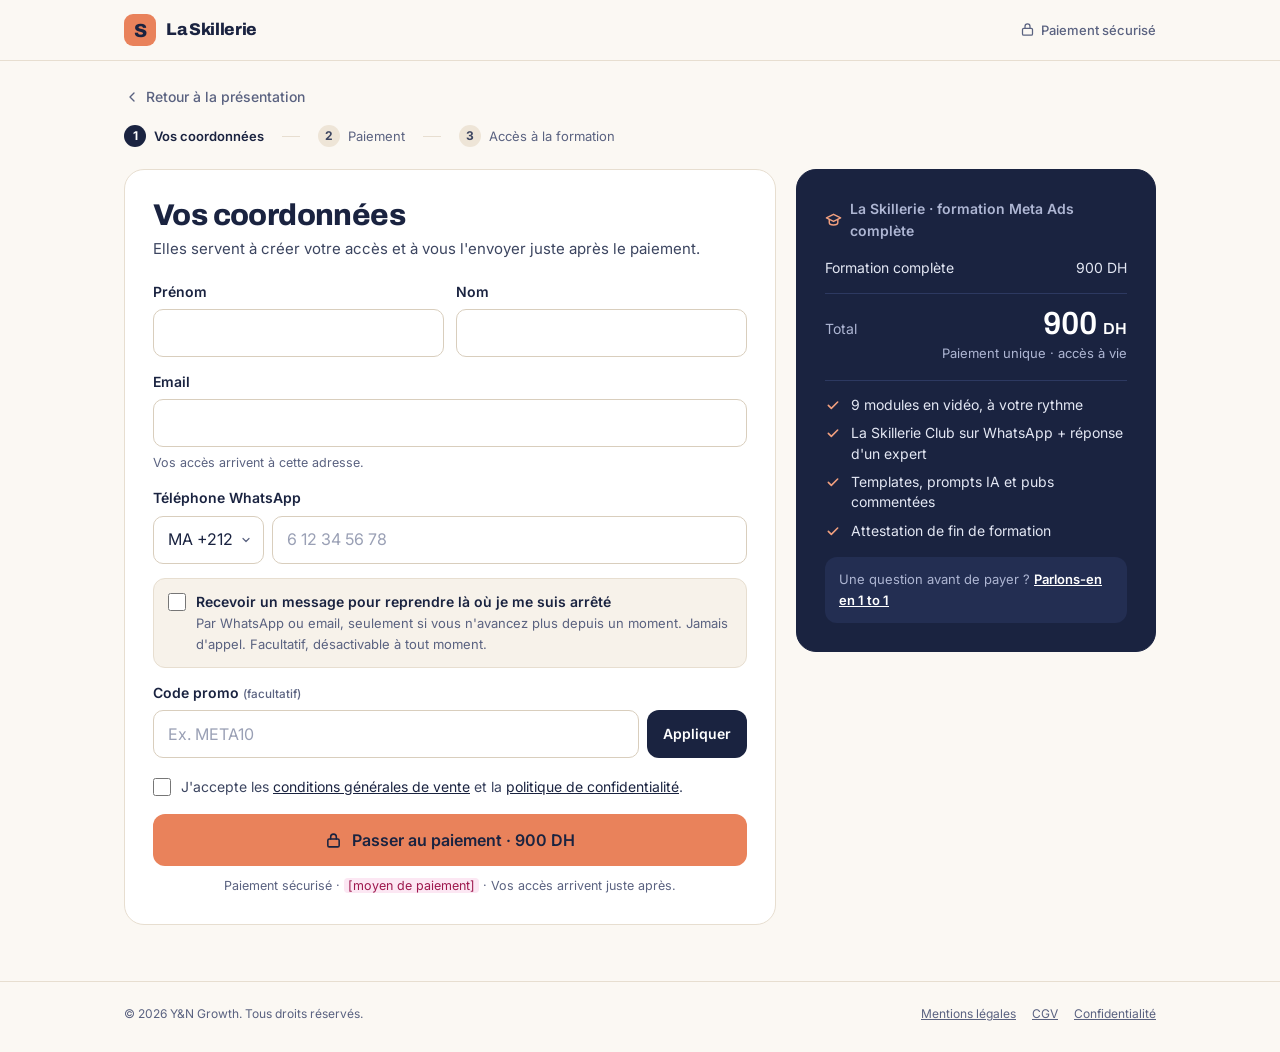
<file: public/inscription.html>
<!doctype html>
<html lang="fr">
<head>
<meta charset="utf-8">
<meta name="viewport" content="width=device-width, initial-scale=1">
<title>Inscription | La Skillerie</title>
<meta name="description" content="Vos coordonnées pour accéder à la formation Meta Ads de La Skillerie.">
<meta name="robots" content="noindex">
<meta name="theme-color" content="#FBF8F3">
<meta name="color-scheme" content="light">
<link rel="icon" href="favicon.svg" type="image/svg+xml">
<link rel="icon" href="favicon-32.png" sizes="32x32" type="image/png">
<link rel="apple-touch-icon" href="apple-touch-icon.png">
<link rel="preconnect" href="https://fonts.googleapis.com">
<link rel="preconnect" href="https://fonts.gstatic.com" crossorigin>
<link href="https://fonts.googleapis.com/css2?family=Archivo:wght@600;800&amp;family=Inter:wght@400;500;600;700&amp;display=swap" rel="stylesheet">
<link rel="stylesheet" href="assets/css/pages.css">
</head>
<body>

<header class="top">
<div class="wrap">
<a class="brand" href="index.html" aria-label="La Skillerie, retour à la présentation"><span class="mono" aria-hidden="true">S</span><span class="word">La Skillerie</span></a>
<span class="secure"><svg width="15" height="15" viewBox="0 0 24 24" fill="none" stroke="currentColor" stroke-width="2" stroke-linecap="round" stroke-linejoin="round" aria-hidden="true"><rect x="4" y="10" width="16" height="11" rx="2"></rect><path d="M8 10V7a4 4 0 018 0v3"></path></svg>Paiement sécurisé</span>
</div>
</header>

<main class="wrap ins">
<a class="back" href="index.html#prix"><svg width="16" height="16" viewBox="0 0 24 24" fill="none" stroke="currentColor" stroke-width="2" stroke-linecap="round" stroke-linejoin="round" aria-hidden="true"><path d="M15 6l-6 6 6 6"></path></svg>Retour à la présentation</a>

<ol class="steps" aria-label="Étapes de l'inscription">
<li class="is-on" aria-current="step"><b>1</b><span>Vos coordonnées</span></li>
<li><b>2</b><span>Paiement</span></li>
<li><b>3</b><span>Accès<span class="lg"> à la formation</span></span></li>
</ol>

<div class="ins-grid">

<section class="card" aria-labelledby="ins-title">
<h1 id="ins-title">Vos coordonnées</h1>
<p class="lead">Elles servent à créer votre accès et à vous l'envoyer juste après le paiement.</p>

<!-- Formulaire relevé par Netlify Forms (onglet « Forms » du site Netlify). -->
<form id="ins-form" name="inscription" method="POST" data-netlify="true" netlify-honeypot="bot-field" novalidate>
<input type="hidden" name="form-name" value="inscription">
<input type="hidden" name="total" value="900 DH">
<p hidden><label>Ne pas remplir : <input name="bot-field" tabindex="-1" autocomplete="off"></label></p>

<div class="row2">
<div class="field"><label for="f-prenom">Prénom</label><input class="inp" id="f-prenom" name="prenom" autocomplete="given-name" required aria-describedby="e-prenom"><p class="err" id="e-prenom"></p></div>
<div class="field"><label for="f-nom">Nom</label><input class="inp" id="f-nom" name="nom" autocomplete="family-name" required aria-describedby="e-nom"><p class="err" id="e-nom"></p></div>
</div>

<div class="field"><label for="f-email">Email</label><input class="inp" id="f-email" name="email" type="email" inputmode="email" autocomplete="email" spellcheck="false" required aria-describedby="h-email e-email"><p class="hint" id="h-email">Vos accès arrivent à cette adresse.</p><p class="err" id="e-email"></p></div>

<div class="field"><label for="f-tel">Téléphone WhatsApp</label>
<div class="tel">
<select class="inp" name="indicatif" aria-label="Indicatif du pays" autocomplete="tel-country-code">
<option value="+212" selected>MA +212</option>
<option value="+33">FR +33</option>
<option value="+32">BE +32</option>
<option value="+41">CH +41</option>
<option value="+1">CA +1</option>
<option value="+971">AE +971</option>
<option value="+216">TN +216</option>
<option value="+213">DZ +213</option>
<option value="autre">Autre</option>
</select>
<input class="inp" id="f-tel" name="telephone" type="tel" inputmode="tel" autocomplete="tel-national" placeholder="6 12 34 56 78" required aria-describedby="e-tel">
</div>
<p class="err" id="e-tel"></p></div>

<div class="box">
<label class="check"><input type="checkbox" id="f-rappels" name="rappels" value="oui"><span><strong>Recevoir un message pour reprendre là où je me suis arrêté</strong><small>Par WhatsApp ou email, seulement si vous n'avancez plus depuis un moment. Jamais d'appel. Facultatif, désactivable à tout moment.</small></span></label>
<div class="seg" id="rappel-canal" role="radiogroup" aria-label="Recevoir ces messages par" hidden>
<label><input type="radio" name="rappels_canal" value="WhatsApp" checked disabled>WhatsApp</label>
<label><input type="radio" name="rappels_canal" value="Email" disabled>Email</label>
</div>
</div>

<div class="field">
<label for="f-code">Code promo <small>(facultatif)</small></label>
<div class="promo"><input class="inp" id="f-code" name="code_promo" autocomplete="off" spellcheck="false" placeholder="Ex. META10" aria-describedby="m-code"><button class="btn btn-sm" type="button" id="b-code">Appliquer</button></div>
<p class="promo-msg" id="m-code" role="status"></p>
</div>

<div class="cgv">
<label class="check"><input type="checkbox" id="f-cgv" name="cgv" value="acceptées" required aria-describedby="e-cgv"><span>J'accepte les <a href="index.html#cgv">conditions générales de vente</a> et la <a href="index.html#confidentialite">politique de confidentialité</a>.</span></label>
<p class="err" id="e-cgv"></p>
</div>

<button class="btn btn-block" type="submit" id="b-go"><svg width="17" height="17" viewBox="0 0 24 24" fill="none" stroke="currentColor" stroke-width="2.2" stroke-linecap="round" stroke-linejoin="round" aria-hidden="true"><rect x="4" y="10" width="16" height="11" rx="2"></rect><path d="M8 10V7a4 4 0 018 0v3"></path></svg><span id="b-go-t">Passer au paiement · 900&#160;DH</span></button>
<p class="fine">Paiement sécurisé · <span class="ph">[moyen de paiement]</span> · Vos accès arrivent juste après.</p>
</form>
</section>

<aside class="card sum" aria-label="Récapitulatif de la commande">
<div class="sum-h"><svg width="18" height="18" viewBox="0 0 24 24" fill="none" stroke="currentColor" stroke-width="2" stroke-linecap="round" stroke-linejoin="round" aria-hidden="true"><path d="M22 9L12 4 2 9l10 5 10-5z"></path><path d="M6 11.2V16c0 1.6 2.7 3 6 3s6-1.4 6-3v-4.8"></path></svg>La Skillerie · formation Meta Ads complète</div>
<div class="sum-lines">
<div><span>Formation complète</span><span>900&#160;DH</span></div>
<div class="disc" id="s-disc" hidden><span id="s-disc-l">Code promo</span><span id="s-disc-v"></span></div>
</div>
<div class="sum-total"><span>Total</span><strong id="s-total">900 <small>DH</small></strong></div>
<p class="sum-note">Paiement unique · accès à vie</p>
<ul class="sum-list">
<li><svg width="16" height="16" viewBox="0 0 24 24" fill="none" stroke="currentColor" stroke-width="2.4" stroke-linecap="round" stroke-linejoin="round" aria-hidden="true"><path d="M5 12.5l4.5 4.5L19 7.5"></path></svg>9 modules en vidéo, à votre rythme</li>
<li><svg width="16" height="16" viewBox="0 0 24 24" fill="none" stroke="currentColor" stroke-width="2.4" stroke-linecap="round" stroke-linejoin="round" aria-hidden="true"><path d="M5 12.5l4.5 4.5L19 7.5"></path></svg>La Skillerie Club sur WhatsApp + réponse d'un expert</li>
<li><svg width="16" height="16" viewBox="0 0 24 24" fill="none" stroke="currentColor" stroke-width="2.4" stroke-linecap="round" stroke-linejoin="round" aria-hidden="true"><path d="M5 12.5l4.5 4.5L19 7.5"></path></svg>Templates, prompts IA et pubs commentées</li>
<li><svg width="16" height="16" viewBox="0 0 24 24" fill="none" stroke="currentColor" stroke-width="2.4" stroke-linecap="round" stroke-linejoin="round" aria-hidden="true"><path d="M5 12.5l4.5 4.5L19 7.5"></path></svg>Attestation de fin de formation</li>
</ul>
<p class="sum-q">Une question avant de payer ? <a href="index.html#hesitez">Parlons-en en 1 to 1</a></p>
</aside>

</div>
</main>

<footer class="foot">
<div class="wrap">
<span>© 2026 Y&amp;N Growth. Tous droits réservés.</span>
<nav aria-label="Informations légales"><a href="index.html#mentions">Mentions légales</a><a href="index.html#cgv">CGV</a><a href="index.html#confidentialite">Confidentialité</a></nav>
</div>
</footer>

<script>
/* ============ À RÉGLER ============
   PAYMENT_URL : le lien de paiement (Stripe, CMI, YouCan Pay, etc.).
   Tant qu'il est vide, le bouton mène à merci.html en mode aperçu.
   CODES : codes promo affichés ici. La réduction réelle doit aussi
   être configurée chez le prestataire de paiement. */
var PAYMENT_URL = "";
var PRICE = 900;
var CODES = { META10: 10 };
/* ================================== */

(function () {
  var form = document.getElementById("ins-form");
  var go = document.getElementById("b-go");
  var goT = document.getElementById("b-go-t");
  var code = document.getElementById("f-code");
  var codeMsg = document.getElementById("m-code");
  var rappels = document.getElementById("f-rappels");
  var canal = document.getElementById("rappel-canal");
  var applied = null;

  function dh(n) { return String(n).replace(/\B(?=(\d{3})+(?!\d))/g, "\u00a0"); }

  function total() { return applied ? Math.round(PRICE * (100 - CODES[applied]) / 100) : PRICE; }

  function render() {
    var t = total();
    document.getElementById("s-total").innerHTML = dh(t) + " <small>DH</small>";
    goT.textContent = "Passer au paiement · " + dh(t) + "\u00a0DH";
    form.elements.total.value = t + " DH";
    var disc = document.getElementById("s-disc");
    disc.hidden = !applied;
    if (applied) {
      document.getElementById("s-disc-l").textContent = "Code " + applied + " (-" + CODES[applied] + "\u00a0%)";
      document.getElementById("s-disc-v").textContent = "-" + dh(PRICE - t) + "\u00a0DH";
    }
  }

  function applyCode(silent) {
    var v = code.value.trim().toUpperCase();
    code.value = v;
    if (!v) { applied = null; codeMsg.textContent = ""; codeMsg.className = "promo-msg"; render(); return true; }
    if (Object.prototype.hasOwnProperty.call(CODES, v)) {
      applied = v;
      codeMsg.textContent = "Code " + v + " appliqué : -" + CODES[v] + "\u00a0% sur votre commande.";
      codeMsg.className = "promo-msg ok";
      render();
      return true;
    }
    applied = null;
    render();
    if (!silent) { codeMsg.textContent = "Ce code n'est pas valide."; codeMsg.className = "promo-msg ko"; }
    return false;
  }

  document.getElementById("b-code").addEventListener("click", function () { applyCode(false); });
  code.addEventListener("keydown", function (e) { if (e.key === "Enter") { e.preventDefault(); applyCode(false); } });
  /* Le choix du canal n'est envoyé que si la case est cochée */
  function syncRappels() {
    canal.hidden = !rappels.checked;
    canal.querySelectorAll("input").forEach(function (r) { r.disabled = !rappels.checked; });
  }
  rappels.addEventListener("change", syncRappels);
  syncRappels();

  /* Code transmis dans l'adresse : inscription.html?code=META10 */
  var q = new URLSearchParams(location.search).get("code");
  if (q) { code.value = q; applyCode(true); }

  var rules = {
    prenom: function (v) { return v.trim() ? "" : "Indiquez votre prénom."; },
    nom: function (v) { return v.trim() ? "" : "Indiquez votre nom."; },
    email: function (v) { return /^[^\s@]+@[^\s@]+\.[^\s@]{2,}$/.test(v.trim()) ? "" : "Indiquez une adresse email valide, par exemple nom@gmail.com."; },
    telephone: function (v) { var d = v.replace(/\D/g, ""); return d.length >= 8 && d.length <= 15 ? "" : "Indiquez un numéro valide, par exemple 6 12 34 56 78."; }
  };
  var errIds = { prenom: "e-prenom", nom: "e-nom", email: "e-email", telephone: "e-tel" };

  function check(name) {
    var el = form.elements[name];
    var msg = rules[name](el.value);
    el.setAttribute("aria-invalid", msg ? "true" : "false");
    document.getElementById(errIds[name]).textContent = msg;
    return !msg;
  }

  Object.keys(rules).forEach(function (name) {
    var el = form.elements[name];
    el.addEventListener("blur", function () { if (el.value) check(name); });
    el.addEventListener("input", function () { if (el.getAttribute("aria-invalid") === "true") check(name); });
  });
  form.elements.cgv.addEventListener("change", function () { if (this.checked) document.getElementById("e-cgv").textContent = ""; });

  function save() {
    try {
      sessionStorage.setItem("lsk-lead", JSON.stringify({ prenom: form.elements.prenom.value.trim(), email: form.elements.email.value.trim() }));
    } catch (e) { /* stockage indisponible : la page merci reste générique */ }
  }

  function next() {
    location.href = PAYMENT_URL || "merci.html?apercu=1";
  }

  form.addEventListener("submit", function (e) {
    e.preventDefault();
    var firstBad = null;
    Object.keys(rules).forEach(function (name) { if (!check(name) && !firstBad) firstBad = form.elements[name]; });
    if (!form.elements.cgv.checked) {
      document.getElementById("e-cgv").textContent = "Cochez cette case pour continuer.";
      if (!firstBad) firstBad = form.elements.cgv;
    }
    if (code.value.trim() && !applyCode(false) && !firstBad) firstBad = code;
    if (firstBad) { firstBad.focus(); return; }

    go.disabled = true;
    goT.textContent = "Un instant…";
    save();

    /* Envoi des coordonnées à Netlify Forms. Si l'envoi échoue ou tarde,
       on passe quand même au paiement : on ne bloque jamais un achat. */
    var done = false;
    function once() { if (!done) { done = true; next(); } }
    setTimeout(once, 4000);
    try {
      fetch("/", {
        method: "POST",
        headers: { "Content-Type": "application/x-www-form-urlencoded" },
        body: new URLSearchParams(new FormData(form)).toString()
      }).then(once, once);
    } catch (err) { once(); }
  });

  /* Retour arrière depuis la page de paiement : bouton à nouveau actif */
  window.addEventListener("pageshow", function () { go.disabled = false; render(); });
  render();
})();
</script>
</body>
</html>
</file>
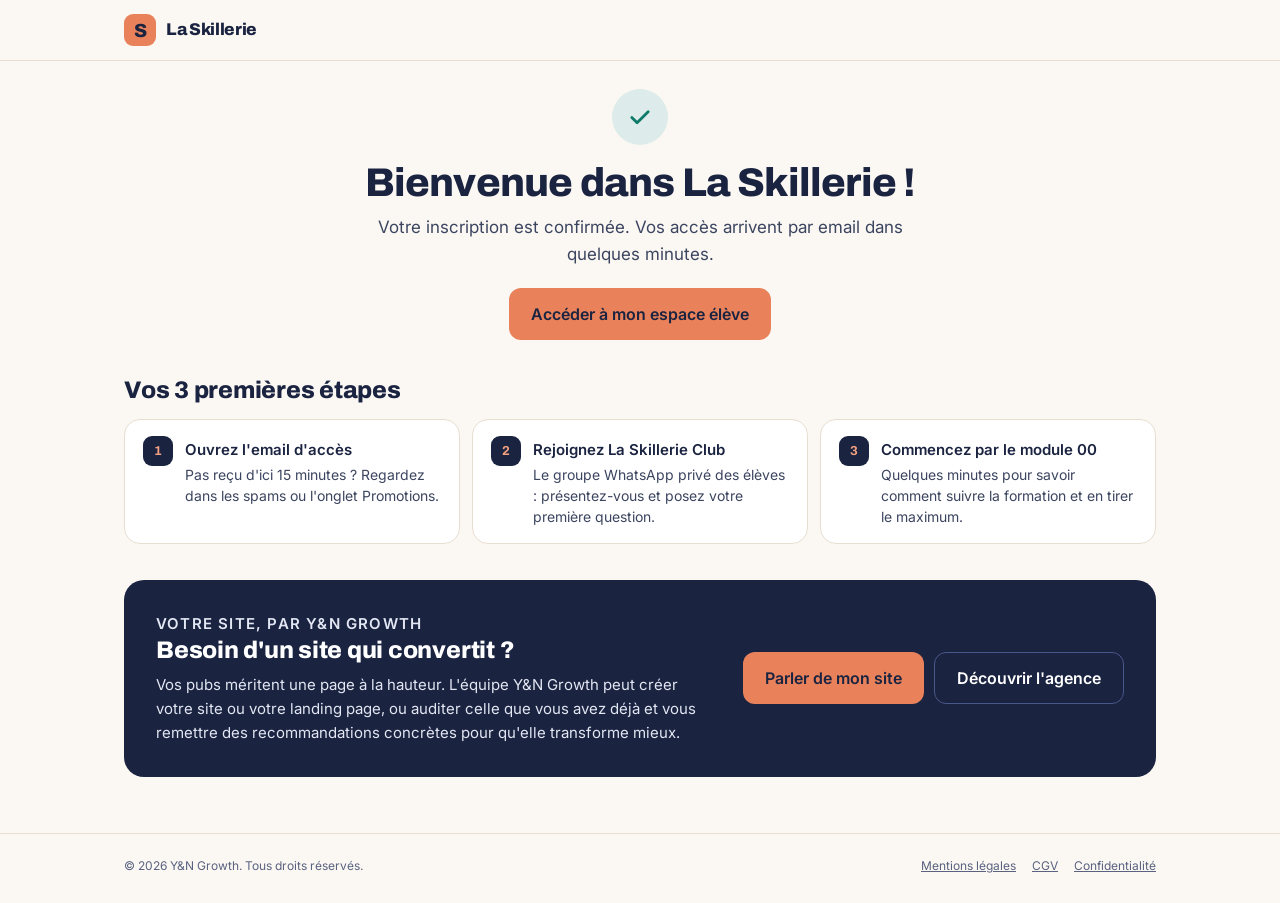
<file: public/merci.html>
<!doctype html>
<html lang="fr">
<head>
<meta charset="utf-8">
<meta name="viewport" content="width=device-width, initial-scale=1">
<title>Bienvenue | La Skillerie</title>
<meta name="robots" content="noindex">
<meta name="theme-color" content="#FBF8F3">
<meta name="color-scheme" content="light">
<link rel="icon" href="favicon.svg" type="image/svg+xml">
<link rel="icon" href="favicon-32.png" sizes="32x32" type="image/png">
<link rel="apple-touch-icon" href="apple-touch-icon.png">
<link rel="preconnect" href="https://fonts.googleapis.com">
<link rel="preconnect" href="https://fonts.gstatic.com" crossorigin>
<link href="https://fonts.googleapis.com/css2?family=Archivo:wght@600;800&amp;family=Inter:wght@400;500;600;700&amp;display=swap" rel="stylesheet">
<link rel="stylesheet" href="assets/css/pages.css">
</head>
<body>

<header class="top">
<div class="wrap">
<a class="brand" href="index.html" aria-label="La Skillerie, page d'accueil"><span class="mono" aria-hidden="true">S</span><span class="word">La Skillerie</span></a>
</div>
</header>

<main class="wrap">

<p class="preview" id="m-preview" hidden>Aperçu : le paiement n'est pas encore branché. Après un vrai paiement, l'élève arrive directement sur cette page.</p>

<section class="ok-hero">
<div class="ok-badge" aria-hidden="true"><svg width="28" height="28" viewBox="0 0 24 24" fill="none" stroke="currentColor" stroke-width="2.4" stroke-linecap="round" stroke-linejoin="round"><path d="M5 12.5l4.5 4.5L19 7.5"></path></svg></div>
<h1 id="m-title">Bienvenue dans La Skillerie !</h1>
<p>Votre inscription est confirmée. Vos accès arrivent par email <span id="m-mail">dans quelques minutes</span>.</p>
<a class="btn" href="#espace-eleve">Accéder à mon espace élève</a>
</section>

<section class="next" aria-labelledby="next-title">
<h2 id="next-title">Vos 3 premières étapes</h2>
<ol>
<li><b>1</b><div><h3>Ouvrez l'email d'accès</h3><p>Pas reçu d'ici 15 minutes ? Regardez dans les spams ou l'onglet Promotions.</p></div></li>
<li><b>2</b><div><h3>Rejoignez La Skillerie Club</h3><p>Le groupe WhatsApp privé des élèves : présentez-vous et posez votre première question.</p></div></li>
<li><b>3</b><div><h3>Commencez par le module 00</h3><p>Quelques minutes pour savoir comment suivre la formation et en tirer le maximum.</p></div></li>
</ol>
</section>

<!-- Encart déplacé depuis la page de vente : on propose le site une fois l'achat fait. -->
<section class="yn" aria-labelledby="yn-title">
<div>
<p class="yn-k">Votre site, par Y&amp;N Growth</p>
<h2 id="yn-title">Besoin d'un site qui convertit ?</h2>
<p>Vos pubs méritent une page à la hauteur. L'équipe Y&amp;N Growth peut créer votre site ou votre landing page, ou auditer celle que vous avez déjà et vous remettre des recommandations concrètes pour qu'elle transforme mieux.</p>
</div>
<div class="yn-ctas">
<a class="btn" href="#whatsapp">Parler de mon site</a>
<a class="btn btn-line" href="https://yngrowth.com">Découvrir l'agence</a>
</div>
</section>

</main>

<footer class="foot">
<div class="wrap">
<span>© 2026 Y&amp;N Growth. Tous droits réservés.</span>
<nav aria-label="Informations légales"><a href="index.html#mentions">Mentions légales</a><a href="index.html#cgv">CGV</a><a href="index.html#confidentialite">Confidentialité</a></nav>
</div>
</footer>

<script>
/* Prénom et email repris de la page d'inscription (même onglet), sinon texte générique. */
(function () {
  if (new URLSearchParams(location.search).get("apercu")) document.getElementById("m-preview").hidden = false;
  var lead = null;
  try { lead = JSON.parse(sessionStorage.getItem("lsk-lead") || "null"); } catch (e) { lead = null; }
  if (lead && lead.prenom) document.getElementById("m-title").textContent = "Bienvenue, " + lead.prenom + " !";
  if (lead && lead.email) document.getElementById("m-mail").textContent = "à " + lead.email + " dans quelques minutes";
})();
</script>
</body>
</html>
</file>
<file: public/assets/css/pages.css>
/* Styles communs à inscription.html et merci.html (mêmes couleurs que la page d'accueil, palette « sable »). */
:root{--bg:#FBF8F3;--bg2:#F3ECE1;--surface:#FFFFFF;--tint:#F7F2EA;--chip:#EEE5D7;--ink:#1A2340;--text:#3C4560;--muted:#5A6280;--line:#E7DED0;--line-soft:#F0EAE0;--accent:#E9825B;--accent-ink:#B4532F;--on-accent:#1A2340;--d-bg:#1A2340;--d-card:#232E52;--d-line:#2D3961;--d-line2:#364370;--d-line3:#4A578A;--d-ink:#FFFFFF;--d-text:#E3E7F3;--d-soft:#AEB6D3;--d-accent:#F2A07F;--ph-bg:#FCE7F3;--ph-ink:#9D174D;--err:#B42318;--ok:#0F7A6A;--gx:24px}
@media (max-width:480px){:root{--gx:16px}}
*,*::before,*::after{box-sizing:border-box}
html{-webkit-text-size-adjust:100%;text-size-adjust:100%}
body{margin:0;min-height:100vh;min-height:100dvh;display:flex;flex-direction:column;background:var(--bg);color:var(--ink);font-family:Inter,system-ui,-apple-system,'Segoe UI',sans-serif;font-size:16px;line-height:1.6}
main{flex:1 0 auto}
a{color:var(--ink)}
a:hover{color:var(--muted)}
h1,h2,h3{text-wrap:balance}
p{text-wrap:pretty}
.ph{background:var(--ph-bg);color:var(--ph-ink);border-radius:4px;padding:0 4px}
.wrap{width:100%;max-width:1080px;margin:0 auto;padding:0 var(--gx)}
a:focus-visible,button:focus-visible,input:focus-visible,select:focus-visible{outline:3px solid var(--accent);outline-offset:2px}

/* En-tête */
.top{border-bottom:1px solid var(--line);background:var(--bg)}
.top .wrap{display:flex;align-items:center;justify-content:space-between;gap:16px;min-height:60px}
.brand{display:flex;align-items:center;gap:10px;text-decoration:none;color:var(--ink)}
.brand:hover{color:var(--ink)}
.mono{flex:none;width:32px;height:32px;border-radius:9px;display:flex;align-items:center;justify-content:center;background:var(--accent);color:var(--on-accent);font-family:Archivo,Inter,sans-serif;font-weight:800;font-size:19px;line-height:1}
.word{font-family:Archivo,Inter,sans-serif;font-weight:800;font-size:17px;letter-spacing:-.02em;line-height:1.1}
.secure{display:inline-flex;align-items:center;gap:6px;font-size:13px;font-weight:500;color:var(--muted)}

/* Boutons */
.btn{display:inline-flex;align-items:center;justify-content:center;gap:10px;min-height:52px;margin:0;padding:14px 22px;border:0;border-radius:12px;background:var(--accent);color:var(--on-accent);font:inherit;font-weight:600;font-size:16px;line-height:1.25;text-align:center;text-decoration:none;cursor:pointer;transition:transform .18s ease,box-shadow .18s ease,opacity .18s ease}
.btn:hover{color:var(--on-accent);transform:translateY(-1px);box-shadow:0 10px 24px rgba(15,17,23,.22)}
.btn[disabled]{opacity:.7;cursor:progress;transform:none;box-shadow:none}
.btn-line{background:transparent;border:1px solid var(--d-line3);color:var(--d-ink)}
.btn-line:hover{color:var(--d-ink)}

/* Pied de page */
.foot{margin-top:56px;padding:22px 0 28px;border-top:1px solid var(--line);font-size:12px;color:var(--muted)}
.foot .wrap{display:flex;flex-wrap:wrap;gap:8px 24px;justify-content:space-between}
.foot nav{display:flex;flex-wrap:wrap;gap:6px 16px}
.foot a{color:var(--muted)}

/* Étapes */
.steps{list-style:none;display:flex;flex-wrap:wrap;gap:6px 18px;margin:0 0 22px;padding:0;font-size:13px;color:var(--muted)}
.steps li{display:flex;align-items:center;gap:8px}
.steps li+li::before{content:"";width:18px;height:1px;background:var(--line);margin-right:10px}
.steps b{width:22px;height:22px;border-radius:50%;display:flex;align-items:center;justify-content:center;font-size:12px;font-weight:700;background:var(--chip);color:var(--text)}
.steps .is-on{color:var(--ink);font-weight:600}
.steps .is-on b{background:var(--ink);color:#fff}
@media (max-width:520px){.steps{flex-wrap:nowrap;gap:8px;font-size:12.5px}.steps li{gap:6px;white-space:nowrap}.steps li+li::before{width:10px;margin-right:2px}.steps .lg{display:none}}
@media (max-width:374px){.steps{flex-wrap:wrap;gap:6px 12px;font-size:12px}.steps li+li::before{display:none}}
@media (max-width:420px){#b-go{font-size:15px;padding:14px 16px}#b-go svg{display:none}}

/* Cartes */
.card{background:var(--surface);border:1px solid var(--line);border-radius:20px;padding:clamp(18px,3vw,28px)}

/* Page d'inscription */
.back{display:inline-flex;align-items:center;gap:6px;min-height:44px;margin:14px 0 6px;font-size:14px;font-weight:500;color:var(--muted);text-decoration:none}
.ins-grid{display:grid;grid-template-columns:minmax(0,1fr) minmax(0,360px);gap:20px;align-items:start}
.ins h1{margin:0 0 4px;font-family:Archivo,Inter,sans-serif;font-weight:800;font-size:clamp(24px,2.6vw,30px);line-height:1.15;letter-spacing:-.02em}
.lead{margin:0 0 20px;font-size:15px;color:var(--text)}
.row2{display:grid;grid-template-columns:repeat(2,minmax(0,1fr));gap:12px}
.field{margin:0 0 14px;min-width:0}
.field label,.lbl{display:block;margin:0 0 6px;font-size:14px;font-weight:600;color:var(--ink)}
.field label small,.lbl small{font-weight:500;color:var(--muted)}
.inp{display:block;width:100%;min-height:48px;margin:0;padding:11px 14px;border:1px solid #D9CEBD;border-radius:10px;background:var(--surface);color:var(--ink);font:inherit;font-size:16px;line-height:1.4;transition:border-color .18s ease,box-shadow .18s ease}
.inp::placeholder{color:#9AA0B5}
.inp:focus{outline:none;border-color:var(--ink);box-shadow:0 0 0 3px color-mix(in srgb,var(--accent) 35%,transparent)}
.inp[aria-invalid="true"]{border-color:var(--err);box-shadow:0 0 0 3px color-mix(in srgb,var(--err) 14%,transparent)}
.tel{display:flex;gap:8px}
.tel select{flex:none;width:auto;padding-right:30px;-webkit-appearance:none;appearance:none;background-image:url("data:image/svg+xml,%3Csvg xmlns='http://www.w3.org/2000/svg' width='12' height='12' viewBox='0 0 24 24' fill='none' stroke='%235A6280' stroke-width='2.4' stroke-linecap='round' stroke-linejoin='round'%3E%3Cpath d='M6 9l6 6 6-6'/%3E%3C/svg%3E");background-repeat:no-repeat;background-position:right 11px center}
.tel .inp:last-child{flex:1 1 auto;min-width:0}
.hint{margin:6px 0 0;font-size:12.5px;color:var(--muted)}
.err{margin:6px 0 0;font-size:13px;font-weight:500;color:var(--err)}
.err:empty{display:none}
.box{margin:4px 0 14px;padding:12px 14px;border-radius:12px;background:var(--tint);border:1px solid var(--line)}
.check{display:flex;gap:10px;align-items:flex-start;cursor:pointer;font-size:14px;color:var(--text)}
.check input{flex:none;width:18px;height:18px;margin:2px 0 0;accent-color:var(--ink);cursor:pointer}
.check strong{display:block;font-weight:600;color:var(--ink)}
.check small{display:block;font-size:13px;color:var(--muted)}
.seg{display:flex;gap:8px;margin:10px 0 0 28px}
.seg label{position:relative;display:flex;align-items:center;gap:7px;min-height:40px;padding:8px 14px;border:1px solid var(--line);border-radius:999px;background:var(--surface);font-size:14px;font-weight:500;cursor:pointer}
.seg input{width:16px;height:16px;margin:0;accent-color:var(--ink)}
.seg[hidden]{display:none}
.promo{display:flex;gap:8px}
.promo .inp{flex:1 1 auto;min-width:0;text-transform:uppercase}
.promo .inp::placeholder{text-transform:none}
.btn-sm{min-height:48px;padding:10px 16px;font-size:14px;background:var(--ink);color:#fff}
.btn-sm:hover{color:#fff}
.promo-msg{margin:6px 0 0;font-size:13px;font-weight:500}
.promo-msg:empty{display:none}
.promo-msg.ok{color:var(--ok)}
.promo-msg.ko{color:var(--err)}
.cgv{margin:18px 0 16px}
.btn-block{display:flex;width:100%}
.fine{margin:10px 0 0;font-size:12.5px;text-align:center;color:var(--muted)}
.sum{position:sticky;top:20px;background:var(--d-bg);border-color:var(--d-bg);color:var(--d-ink)}
.sum-h{display:flex;align-items:center;gap:8px;margin:0 0 14px;font-size:14px;font-weight:600;color:var(--d-soft)}
.sum-h svg{color:var(--d-accent)}
.sum-lines{display:flex;flex-direction:column;gap:8px;padding:0 0 14px;border-bottom:1px solid var(--d-line)}
.sum-lines div{display:flex;justify-content:space-between;gap:12px;font-size:14px;color:var(--d-text)}
.sum-lines .disc{color:var(--d-accent)}
.sum-lines .disc[hidden]{display:none}
.sum-total{display:flex;align-items:baseline;justify-content:space-between;gap:12px;margin:12px 0 2px}
.sum-total span:first-child{font-size:14px;color:var(--d-soft)}
.sum-total strong{font-family:Archivo,Inter,sans-serif;font-size:32px;font-weight:600;line-height:1.1;color:var(--d-ink)}
.sum-total small{font-size:.5em;font-weight:600}
.sum-note{margin:0 0 16px;font-size:13px;color:var(--d-soft);text-align:right}
.sum-list{list-style:none;display:flex;flex-direction:column;gap:8px;margin:0;padding:14px 0 0;border-top:1px solid var(--d-line)}
.sum-list li{display:flex;gap:10px;align-items:flex-start;font-size:14px;line-height:1.45;color:var(--d-text)}
.sum-list svg{flex:none;margin-top:2px;color:var(--d-accent)}
.sum-q{margin:16px 0 0;padding:12px 14px;border-radius:12px;background:var(--d-card);font-size:13px;color:var(--d-soft)}
.sum-q a{color:var(--d-ink);font-weight:600}
@media (max-width:820px){
.ins-grid{grid-template-columns:minmax(0,1fr)}
.sum{position:static;order:-1;padding:16px 18px}
.sum-list,.sum-q{display:none}
.sum-note{margin:0}
}
@media (max-width:420px){.row2{grid-template-columns:minmax(0,1fr);gap:0}}

/* Page de remerciement */
.preview{margin:16px 0 0;padding:10px 14px;border-radius:10px;background:var(--ph-bg);color:var(--ph-ink);font-size:13px;font-weight:500}
.ok-hero{margin:28px 0 0;text-align:center}
.ok-badge{width:56px;height:56px;margin:0 auto 16px;border-radius:50%;display:flex;align-items:center;justify-content:center;background:color-mix(in srgb,var(--ok) 14%,var(--surface));color:var(--ok)}
.ok-hero h1{margin:0 0 8px;font-family:Archivo,Inter,sans-serif;font-weight:800;font-size:clamp(28px,4vw,40px);line-height:1.12;letter-spacing:-.02em}
.ok-hero p{max-width:560px;margin:0 auto 20px;font-size:17px;color:var(--text)}
.next{margin:36px 0 0}
.next h2,.yn h2{margin:0 0 14px;font-family:Archivo,Inter,sans-serif;font-weight:800;font-size:clamp(20px,2.2vw,24px);line-height:1.2;letter-spacing:-.01em}
.next ol{list-style:none;display:grid;grid-template-columns:repeat(auto-fit,minmax(min(240px,100%),1fr));gap:12px;margin:0;padding:0}
.next li{display:flex;gap:12px;align-items:flex-start;padding:16px 18px;border:1px solid var(--line);border-radius:16px;background:var(--surface)}
.next li>b{flex:none;width:30px;height:30px;border-radius:9px;display:flex;align-items:center;justify-content:center;background:var(--d-bg);color:var(--d-accent);font-family:Archivo,Inter,sans-serif;font-size:13px}
.next h3{margin:2px 0 2px;font-size:15px;font-weight:600}
.next li p{margin:0;font-size:14px;line-height:1.5;color:var(--text)}
.yn{margin:36px 0 0;display:flex;flex-wrap:wrap;gap:20px 32px;align-items:center;justify-content:space-between;padding:clamp(20px,3.2vw,32px);border-radius:20px;background:var(--d-bg);color:var(--d-ink)}
.yn>div:first-child{flex:1 1 440px;min-width:0}
.yn-k{margin:0 0 8px;font-size:12px;font-weight:600;letter-spacing:.08em;text-transform:uppercase;color:var(--d-accent)}
.yn h2{margin:0 0 8px;color:var(--d-ink)}
.yn p{margin:0;font-size:15px;color:var(--d-text)}
.yn-ctas{flex:0 1 auto;display:flex;flex-wrap:wrap;gap:10px}
@media (max-width:560px){.yn-ctas{flex:1 1 100%}.yn-ctas .btn{flex:1 1 100%}}
@media (prefers-reduced-motion:reduce){.btn,.inp{transition:none}.btn:hover{transform:none}}
</file>
